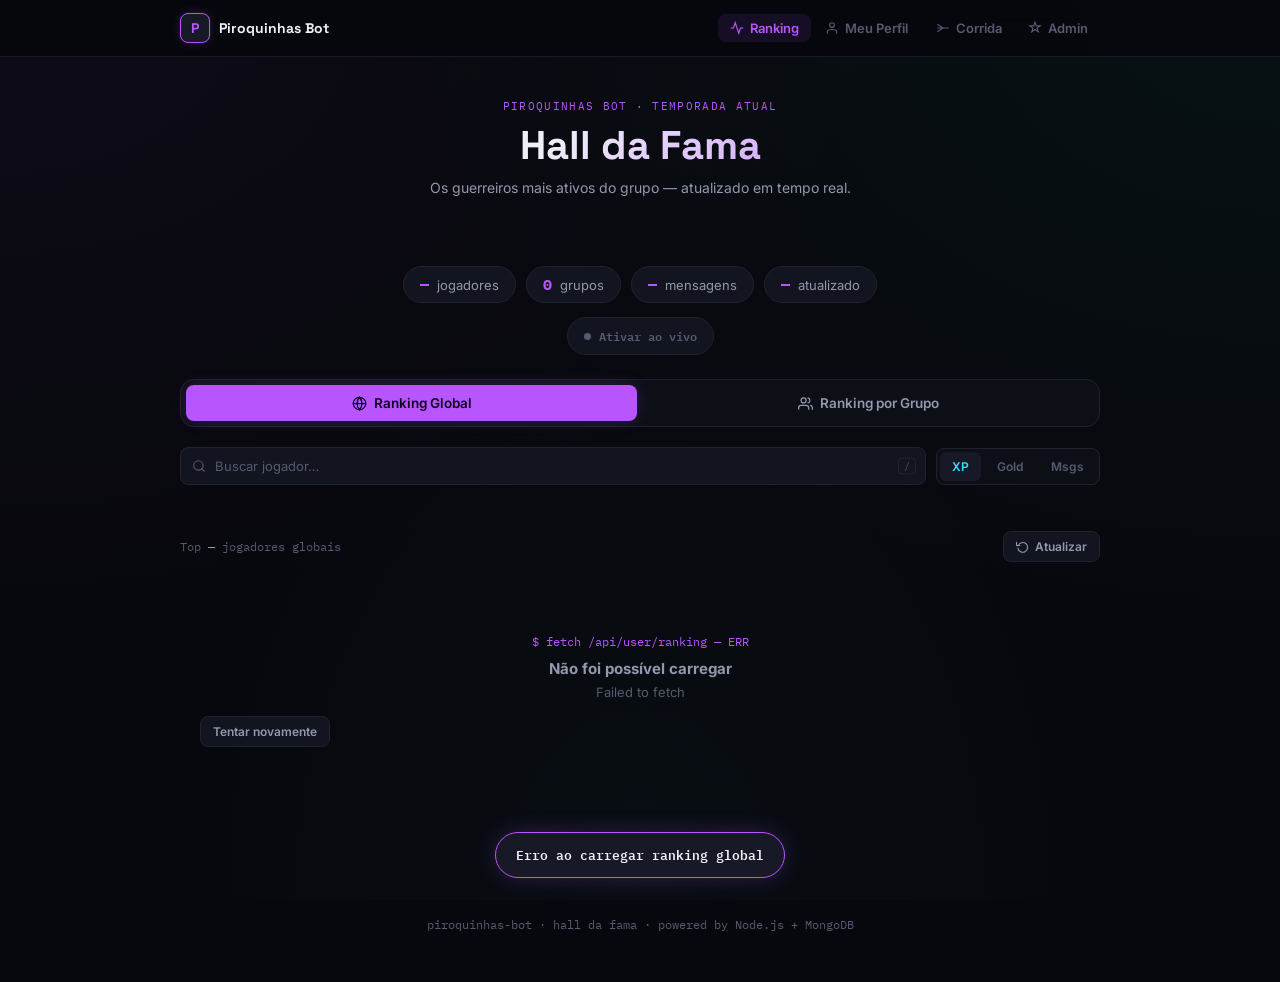
<file: index.html>
<!DOCTYPE html>
<html lang="pt-BR">
<head>
  <meta charset="UTF-8" />
  <meta name="viewport" content="width=device-width, initial-scale=1.0" />
  <title>Ranking — Piroquinhas Bot</title>
  <link rel="preconnect" href="https://fonts.googleapis.com" />
  <link rel="preconnect" href="https://fonts.gstatic.com" crossorigin />
  <link href="https://fonts.googleapis.com/css2?family=Space+Grotesk:wght@500;600;700&family=Inter:wght@400;500;600&family=IBM+Plex+Mono:wght@500;600&display=swap" rel="stylesheet" />
  <link rel="stylesheet" href="index.css" />
</head>
<body>

<!-- ══════════ NAV ══════════ -->
<nav class="top-nav">
  <div class="nav-inner">
    <a href="index.html" class="nav-brand">
      <div class="nav-brand-mark">P</div>
      <span class="nav-brand-name">Piroquinhas Bot</span>
    </a>
    <ul class="nav-links">
      <li>
        <a href="index.html" class="active">
          <svg viewBox="0 0 24 24" fill="none" stroke="currentColor" stroke-width="2" stroke-linecap="round"><polyline points="22 12 18 12 15 21 9 3 6 12 2 12"/></svg>
          <span>Ranking</span>
        </a>
      </li>
      <li>
        <a href="perfil.html">
          <svg viewBox="0 0 24 24" fill="none" stroke="currentColor" stroke-width="2" stroke-linecap="round"><path d="M20 21v-2a4 4 0 0 0-4-4H8a4 4 0 0 0-4 4v2"/><circle cx="12" cy="7" r="4"/></svg>
          <span>Meu Perfil</span>
        </a>
      </li>
      <li>
        <a href="cassino.html" id="nav-cassino" style="display:none">
          <svg viewBox="0 0 24 24" fill="none" stroke="currentColor" stroke-width="2" stroke-linecap="round"><rect x="2" y="3" width="20" height="14" rx="2"/><path d="M8 21h8M12 17v4"/></svg>
          <span>Cassino</span>
        </a>
      </li>
      <li>
        <a href="corrida.html">
          <svg viewBox="0 0 24 24" fill="none" stroke="currentColor" stroke-width="2" stroke-linecap="round"><path d="M3 12h18M3 6l9 6-9 6"/></svg>
          <span>Corrida</span>
        </a>
      </li>
      <li>
        <a href="admin.html">
          <svg viewBox="0 0 24 24" fill="none" stroke="currentColor" stroke-width="2" stroke-linecap="round"><path d="M12 2l2.09 6.26H21l-5.47 3.97 2.09 6.26L12 14.52l-5.62 3.97 2.09-6.26L3 8.26h6.91z"/></svg>
          <span>Admin</span>
        </a>
      </li>
      
    </ul>
  </div>
</nav>

<!-- barra fina que enche durante o ciclo de atualização automática (modo "ao vivo") -->
<div class="live-progress-track" aria-hidden="true"><div class="live-progress" id="live-progress"></div></div>

<!-- ══════════ HERO ══════════ -->
<section class="hero">
  <p class="hero-eyebrow">Piroquinhas Bot · Temporada Atual</p>
  <h1 class="hero-title">Hall da Fama</h1>
  <p class="hero-sub">Os guerreiros mais ativos do grupo — atualizado em tempo real.</p>

  <!-- traço de pulso: assinatura visual da página, reforça a ideia de "vivo" -->
  <div class="pulse-line" aria-hidden="true">
    <svg viewBox="0 0 600 60" preserveAspectRatio="none">
      <path d="M0,30 L140,30 L155,8 L170,52 L185,30 L600,30" />
    </svg>
  </div>

  <div class="hero-stats">
    <div class="stat-pill"><strong id="stat-total">—</strong><span>jogadores</span></div>
    <div class="stat-pill"><strong id="stat-groups">—</strong><span>grupos</span></div>
    <div class="stat-pill"><strong id="stat-msgs">—</strong><span>mensagens</span></div>
    <div class="stat-pill"><strong id="stat-updated">—</strong><span>atualizado</span></div>
  </div>

  <a href="cassino.html" class="cassino-card" id="cassino-card" style="display:none">
    <span class="cassino-card-icon">🎰</span>
    <div class="cassino-card-text">
      <strong>Cassino</strong>
      <span>Aposte seu gold nos slots</span>
    </div>
    <span class="cassino-card-arrow">›</span>
  </a>

  <button class="live-badge" id="live-badge" type="button" title="Ativar atualização automática a cada 30s">
    <span class="live-dot"></span>
    <span id="live-label">Ativar ao vivo</span>
  </button>
</section>

<!-- ══════════ TABS ══════════ -->
<div class="tabs-wrap">
  <div class="tabs-row">
    <button class="tab-btn active" data-tab="global">
      <svg viewBox="0 0 24 24" fill="none" stroke="currentColor" stroke-width="2" stroke-linecap="round"><circle cx="12" cy="12" r="10"/><line x1="2" y1="12" x2="22" y2="12"/><path d="M12 2a15.3 15.3 0 0 1 4 10 15.3 15.3 0 0 1-4 10 15.3 15.3 0 0 1-4-10 15.3 15.3 0 0 1 4-10z"/></svg>
      Ranking Global
      <span class="tab-count" id="tab-count-global"></span>
    </button>
    <button class="tab-btn" data-tab="grupo">
      <svg viewBox="0 0 24 24" fill="none" stroke="currentColor" stroke-width="2" stroke-linecap="round"><path d="M17 21v-2a4 4 0 0 0-4-4H5a4 4 0 0 0-4 4v2"/><circle cx="9" cy="7" r="4"/><path d="M23 21v-2a4 4 0 0 0-3-3.87"/><path d="M16 3.13a4 4 0 0 1 0 7.75"/></svg>
      Ranking por Grupo
      <span class="tab-count" id="tab-count-grupo"></span>
    </button>
  </div>
</div>

<!-- ══════════ MAIN ══════════ -->
<main>

  <!-- ── GLOBAL ── -->
  <div class="tab-panel active" id="tab-global">

    <div class="controls-bar">
      <div class="search-wrap">
        <svg viewBox="0 0 24 24" fill="none" stroke="currentColor" stroke-width="2" stroke-linecap="round"><circle cx="11" cy="11" r="8"/><line x1="21" y1="21" x2="16.65" y2="16.65"/></svg>
        <input type="text" id="search-global" placeholder="Buscar jogador…" autocomplete="off" />
        <kbd>/</kbd>
      </div>
      <div class="sort-group" role="group" aria-label="Ordenar por">
        <button class="sort-chip active" data-tab="global" data-sort="xp">XP</button>
        <button class="sort-chip" data-tab="global" data-sort="gold">Gold</button>
        <button class="sort-chip" data-tab="global" data-sort="mensagens">Msgs</button>
      </div>
    </div>

    <div class="podium" id="podium-global"></div>
    <div class="ranking-meta">
      <p class="ranking-meta-label" id="meta-label-global">Top <strong id="global-count">—</strong> jogadores globais</p>
      <button class="refresh-btn" id="refresh-global">
        <svg viewBox="0 0 24 24" fill="none" stroke="currentColor" stroke-width="2" stroke-linecap="round"><polyline points="1 4 1 10 7 10"/><path d="M3.51 15a9 9 0 1 0 .49-4.59"/></svg>
        Atualizar
      </button>
    </div>
    <div class="ranking-list" id="list-global">
      <div class="skeleton-row"><div class="skeleton" style="width:28px;height:18px"></div><div class="skeleton" style="width:40px;height:40px;border-radius:50%"></div><div style="flex:1"><div class="skeleton" style="width:60%;height:14px;margin-bottom:5px"></div><div class="skeleton" style="width:40%;height:11px"></div></div><div class="skeleton" style="width:60px;height:18px"></div></div>
      <div class="skeleton-row"><div class="skeleton" style="width:28px;height:18px"></div><div class="skeleton" style="width:40px;height:40px;border-radius:50%"></div><div style="flex:1"><div class="skeleton" style="width:50%;height:14px;margin-bottom:5px"></div><div class="skeleton" style="width:35%;height:11px"></div></div><div class="skeleton" style="width:60px;height:18px"></div></div>
      <div class="skeleton-row"><div class="skeleton" style="width:28px;height:18px"></div><div class="skeleton" style="width:40px;height:40px;border-radius:50%"></div><div style="flex:1"><div class="skeleton" style="width:55%;height:14px;margin-bottom:5px"></div><div class="skeleton" style="width:30%;height:11px"></div></div><div class="skeleton" style="width:60px;height:18px"></div></div>
      <div class="skeleton-row"><div class="skeleton" style="width:28px;height:18px"></div><div class="skeleton" style="width:40px;height:40px;border-radius:50%"></div><div style="flex:1"><div class="skeleton" style="width:45%;height:14px;margin-bottom:5px"></div><div class="skeleton" style="width:38%;height:11px"></div></div><div class="skeleton" style="width:60px;height:18px"></div></div>
      <div class="skeleton-row"><div class="skeleton" style="width:28px;height:18px"></div><div class="skeleton" style="width:40px;height:40px;border-radius:50%"></div><div style="flex:1"><div class="skeleton" style="width:65%;height:14px;margin-bottom:5px"></div><div class="skeleton" style="width:42%;height:11px"></div></div><div class="skeleton" style="width:60px;height:18px"></div></div>
    </div>
  </div>

  <!-- ── POR GRUPO ── -->
  <div class="tab-panel" id="tab-grupo">
    <div class="group-filter">
      <label for="grupo-select">Grupo:</label>
      <div class="group-select-wrap">
        <select id="grupo-select">
          <option value="">Carregando grupos…</option>
        </select>
      </div>
    </div>

    <div class="group-meta" id="group-meta"></div>

    <div class="controls-bar">
      <div class="search-wrap">
        <svg viewBox="0 0 24 24" fill="none" stroke="currentColor" stroke-width="2" stroke-linecap="round"><circle cx="11" cy="11" r="8"/><line x1="21" y1="21" x2="16.65" y2="16.65"/></svg>
        <input type="text" id="search-grupo" placeholder="Buscar jogador…" autocomplete="off" />
        <kbd>/</kbd>
      </div>
      <div class="sort-group" role="group" aria-label="Ordenar por">
        <button class="sort-chip active" data-tab="grupo" data-sort="xp">XP</button>
        <button class="sort-chip" data-tab="grupo" data-sort="gold">Gold</button>
        <button class="sort-chip" data-tab="grupo" data-sort="mensagens">Msgs</button>
      </div>
    </div>

    <div class="podium" id="podium-grupo"></div>
    <div class="ranking-meta">
      <p class="ranking-meta-label" id="meta-label-grupo">Top <strong id="grupo-count">—</strong> do grupo</p>
      <button class="refresh-btn" id="refresh-grupo">
        <svg viewBox="0 0 24 24" fill="none" stroke="currentColor" stroke-width="2" stroke-linecap="round"><polyline points="1 4 1 10 7 10"/><path d="M3.51 15a9 9 0 1 0 .49-4.59"/></svg>
        Atualizar
      </button>
    </div>
    <div class="ranking-list" id="list-grupo">
      <div class="state-box">
        <span class="glyph">$ select group --filter ranking</span>
        <h4>Selecione um grupo acima</h4>
        <p>O ranking do grupo vai aparecer aqui.</p>
      </div>
    </div>
  </div>

</main>

<!-- ══════════ MODAL DO USUÁRIO ══════════ -->
<div class="modal-overlay" id="modal-overlay" role="dialog" aria-modal="true">
  <div class="modal-card" id="modal-card">
    <button class="modal-close" id="modal-close" title="Fechar">✕</button>

    <div class="modal-header">
      <div class="modal-avatar" id="modal-avatar"></div>
      <div class="modal-user-info">
  <div class="modal-name" id="modal-name">—</div>
  <div class="modal-rank-badge" id="modal-rank-badge">— 🏆</div>
  <div class="modal-telefone" id="modal-telefone"></div>
</div>
    </div>

    <div class="modal-stats">
  <div class="modal-stat">
    <span class="modal-stat-label">Nível</span>
    <span class="modal-stat-val" id="modal-level">—</span>
  </div>
  <div class="modal-stat">
    <span class="modal-stat-label">XP Total</span>
    <span class="modal-stat-val purple" id="modal-xp">—</span>
  </div>
  <div class="modal-stat">
    <span class="modal-stat-label">Mensagens</span>
    <span class="modal-stat-val" id="modal-msgs">—</span>
  </div>
  <div class="modal-stat">
    <span class="modal-stat-label">Gold</span>
    <span class="modal-stat-val gold" id="modal-gold">—</span>
  </div>
  <div class="modal-stat">
    <span class="modal-stat-label">Ranking</span>
    <span class="modal-stat-val mint" id="modal-pos">—</span>
  </div>
  <div class="modal-stat">
    <span class="modal-stat-label">Grupos</span>
    <span class="modal-stat-val" id="modal-grupos-count">—</span>
  </div>
</div>
    <div class="modal-xp-label">
      <span id="modal-xp-pct">XP para o próximo nível</span>
      <span id="modal-xp-next"></span>
    </div>
    <div class="modal-xp-bar-outer">
      <div class="modal-xp-bar-inner" id="modal-xp-bar" style="width:0%"></div>
    </div>

    <div class="modal-grupos" id="modal-grupos" style="display:none">
      <div class="modal-grupos-title">Grupos</div>
      <div class="modal-grupos-list" id="modal-grupos-list"></div>
    </div>

    <div class="modal-actions">
      <a href="perfil.html" class="modal-btn modal-btn-primary" id="modal-perfil-link">
        <svg width="14" height="14" viewBox="0 0 24 24" fill="none" stroke="currentColor" stroke-width="2" stroke-linecap="round"><path d="M20 21v-2a4 4 0 0 0-4-4H8a4 4 0 0 0-4 4v2"/><circle cx="12" cy="7" r="4"/></svg>
        Ver Perfil
      </a>
      <button class="modal-btn modal-btn-secondary" id="modal-copy-btn" title="Copiar ID do usuário">
        <svg width="14" height="14" viewBox="0 0 24 24" fill="none" stroke="currentColor" stroke-width="2" stroke-linecap="round"><rect x="9" y="9" width="13" height="13" rx="2"/><path d="M5 15H4a2 2 0 0 1-2-2V4a2 2 0 0 1 2-2h9a2 2 0 0 1 2 2v1"/></svg>
        Copiar ID
      </button>
      <button class="modal-btn modal-btn-secondary" id="modal-close-btn">Fechar</button>
    </div>
  </div>
</div>

<div id="toast"></div>

<footer>piroquinhas-bot · hall da fama · powered by Node.js + MongoDB</footer>

<!-- ══════════ JS ══════════ -->
<script>
  const API = window.location.hostname === 'localhost' || window.location.hostname === '127.0.0.1'
    ? 'http://localhost:3000/api'
    : 'https://whatsappbot2-130c.onrender.com/api';

  (function checkTokenAutoLogin() {
    const params = new URLSearchParams(window.location.search);
    const token = params.get('token');
    if (token) {
      fetch(`${API}/auth/token`, {
        method: 'POST',
        headers: { 'Content-Type': 'application/json' },
        body: JSON.stringify({ token }),
      })
        .then(res => res.json())
        .then(data => {
          if (data.jwt) {
            localStorage.setItem('jwt', data.jwt);
            sessionStorage.setItem('piro_jwt', data.jwt);
            const cleanUrl = window.location.origin + window.location.pathname;
            window.history.replaceState({}, document.title, cleanUrl);
            window.location.reload();
          }
        })
        .catch(err => console.error('Erro no auto-login:', err));
    }
  })();

  /* ══════════════════════════════════
     UTILS
  ══════════════════════════════════ */
  let toastTimer;
  function showToast(msg) {
    const t = document.getElementById('toast');
    if (!t) return;
    t.textContent = msg;
    t.classList.add('show');
    clearTimeout(toastTimer);
    toastTimer = setTimeout(() => t.classList.remove('show'), 2500);
  }

  function fmtXP(n) {
    if (n == null) return '—';
    if (n >= 1_000_000) return (n / 1_000_000).toFixed(1) + 'M';
    if (n >= 1_000)     return (n / 1_000).toFixed(1) + 'k';
    return String(n);
  }

  function fmtNum(n) {
    return n != null ? n.toLocaleString('pt-BR') : '—';
  }

  // Formata o valor de acordo com o critério de ordenação ativo (xp / gold / mensagens)
  function fmtMetric(u, field) {
    const val = u?.[field] ?? 0;
    if (field === 'gold')      return fmtNum(val) + ' 💰';
    if (field === 'mensagens') return fmtNum(val) + ' msgs';
    return fmtXP(val) + ' XP';
  }

  function initials(nome) {
    if (!nome || typeof nome !== 'string') return '?';
    const clean = nome.trim().replace(/[^\w\s]/gu, '').trim();
    if (!clean) return nome.slice(0, 2).toUpperCase();
    const parts = clean.split(/\s+/);
    return parts.length >= 2
      ? (parts[0][0] + parts[parts.length - 1][0]).toUpperCase()
      : clean.slice(0, 2).toUpperCase();
  }

  function timeAgo(date) {
    if (!date) return 'agora';
    const diff = Math.floor((Date.now() - new Date(date)) / 1000);
    if (diff < 60)    return 'agora';
    if (diff < 3600)  return `${Math.floor(diff / 60)}min atrás`;
    if (diff < 86400) return `${Math.floor(diff / 3600)}h atrás`;
    return `${Math.floor(diff / 86400)}d atrás`;
  }

  function escapeHtml(str) {
    return String(str).replace(/[&<>"']/g, c => ({
      '&': '&amp;', '<': '&lt;', '>': '&gt;', '"': '&quot;', "'": '&#39;',
    }[c]));
  }

  // remove acentos para busca tolerante ("joao" encontra "João")
  function normalize(str) {
    return String(str).toLowerCase().normalize('NFD').replace(/[\u0300-\u036f]/g, '');
  }

  // destaca o trecho buscado dentro do nome
  function highlightMatch(nome, rawQuery) {
    const safeName = escapeHtml(nome);
    if (!rawQuery) return safeName;
    const idx = nome.toLowerCase().indexOf(rawQuery.toLowerCase());
    if (idx === -1) return safeName;
    return escapeHtml(nome.slice(0, idx)) +
           '<mark>' + escapeHtml(nome.slice(idx, idx + rawQuery.length)) + '</mark>' +
           escapeHtml(nome.slice(idx + rawQuery.length));
  }

  // Replica a fórmula de nível do bot: level = floor((xp/100)^(1/1.5)) + 1
  function computeLevelProgress(xp) {
    const x = xp ?? 0;
    const level = Math.max(1, Math.floor(Math.pow(x / 100, 1 / 1.5)) + 1);
    const xpParaProximo = Math.ceil(100 * Math.pow(level, 1.5));
    const xpInicioNivel = Math.ceil(100 * Math.pow(Math.max(0, level - 1), 1.5));
    const xpNoNivel = xpParaProximo - xpInicioNivel;
    const pct = xpNoNivel > 0
      ? Math.min(100, Math.max(0, Math.floor(((x - xpInicioNivel) / xpNoNivel) * 100)))
      : 100;
    return { level, xpParaProximo, xpInicioNivel, pct };
  }

  // anima um número subindo até o valor alvo — blindado contra elemento ausente
  function countUp(el, target, duration = 800) {
    if (!el) return;
    if (target == null || isNaN(target)) { el.textContent = '—'; return; }
    const start = Number(el.dataset.raw) || 0;
    const t0 = performance.now();
    function tick(now) {
      const p = Math.min(1, (now - t0) / duration);
      const eased = 1 - Math.pow(1 - p, 3);
      const val = Math.round(start + (target - start) * eased);
      el.textContent = fmtNum(val);
      el.dataset.raw = val;
      if (p < 1) requestAnimationFrame(tick);
    }
    requestAnimationFrame(tick);
  }

  // pega elemento por id com segurança — usado em todo lugar sensível
  function $(id) { return document.getElementById(id); }

  /* ══════════════════════════════════
     ESTADO
  ══════════════════════════════════ */
  const state = {
    global: { raw: [], sort: 'xp', query: '', total: 0 },
    grupo:  { raw: [], sort: 'xp', query: '', total: 0 },
  };
  let gruposCache = [];
  let currentModalUser = null;
  let lastUpdateTime = null;

  // travas para impedir requisições concorrentes (clique duplo no "Atualizar")
  let globalLoading = false;
  let grupoLoading = false;

  /* ── Tabs ── */
  document.querySelectorAll('.tab-btn').forEach(btn => {
    btn.addEventListener('click', () => {
      document.querySelectorAll('.tab-btn').forEach(b => b.classList.remove('active'));
      document.querySelectorAll('.tab-panel').forEach(p => p.classList.remove('active'));
      btn.classList.add('active');
      $('tab-' + btn.dataset.tab)?.classList.add('active');
    });
  });

  /* ══════════════════════════════════
     MODAL
  ══════════════════════════════════ */
  const modalOverlay = $('modal-overlay');

  function openModal(user, pos) {
    if (!user) return;
    currentModalUser = user;
    const nome = user.nome || 'Anônimo';
    if ($('modal-avatar'))      $('modal-avatar').textContent = initials(nome);
    if ($('modal-name'))        $('modal-name').textContent   = nome;
    if ($('modal-rank-badge'))  $('modal-rank-badge').textContent = `#${pos} no ranking`;

    const prog = computeLevelProgress(user.xp);

    if ($('modal-level')) $('modal-level').textContent = user.level ?? prog.level;
    if ($('modal-xp'))    $('modal-xp').textContent    = fmtXP(user.xp ?? 0);
    if ($('modal-msgs'))  $('modal-msgs').textContent  = fmtNum(user.mensagens ?? 0);
    if ($('modal-gold'))  $('modal-gold').textContent  = fmtNum(user.gold ?? 0);
    if ($('modal-pos'))   $('modal-pos').textContent   = `#${pos}`;

    const idRaw = user.idWhatsApp || '';
    const telEl = $('modal-telefone');
    if (telEl) {
      if (idRaw.endsWith('@lid')) {
        telEl.textContent = 'Carregando...';
      } else {
        const telefoneExibir = idRaw.replace('@s.whatsapp.net', '').replace(/\D/g, '');
        telEl.textContent = telefoneExibir ? `+${telefoneExibir}` : '';
      }
    }

    if ($('modal-grupos-count')) $('modal-grupos-count').textContent = '…';

    if ($('modal-xp-pct'))  $('modal-xp-pct').textContent  = `${prog.pct}% para nível ${prog.level + 1}`;
    if ($('modal-xp-next')) $('modal-xp-next').textContent = `${fmtXP(prog.xpParaProximo)} XP`;

    const bar = $('modal-xp-bar');
    if (bar) {
      bar.style.width = '0%';
      requestAnimationFrame(() => setTimeout(() => { bar.style.width = prog.pct + '%'; }, 80));
    }

    modalOverlay?.classList.add('open');
    document.body.style.overflow = 'hidden';

    const gruposEl    = $('modal-grupos');
    const gruposListEl = $('modal-grupos-list');
    if (gruposEl && gruposListEl && user.idWhatsApp) {
      gruposEl.style.display = 'none';
      gruposListEl.innerHTML = '';
      const jwt = sessionStorage.getItem('piro_jwt') || localStorage.getItem('jwt');

      // Resolve telefone de @lid independente do JWT
      if (telEl && idRaw.endsWith('@lid')) {
        telEl.textContent = 'Carregando...';
        fetch(`${API}/user/telefone/${encodeURIComponent(idRaw)}`)
          .then(r => r.json())
          .then(d => { if (d.telefone) telEl.textContent = `+${d.telefone}`; })
          .catch(() => { telEl.textContent = ''; });
      }

      if (!jwt) {
        if ($('modal-grupos-count')) $('modal-grupos-count').textContent = '—';
        return;
      }
      fetch(`${API}/user/grupos/${encodeURIComponent(user.idWhatsApp)}`, {
        headers: { 'Authorization': `Bearer ${jwt}` }
      })
        .then(r => r.json())
        .then(data => {
          if (!data.grupos?.length) {
            if ($('modal-grupos-count')) $('modal-grupos-count').textContent = '0';
            return;
          }
          gruposEl.style.display = 'block';
          if ($('modal-grupos-count')) $('modal-grupos-count').textContent = data.grupos.length;

          gruposListEl.innerHTML = data.grupos.map(g => `
            <div class="modal-grupo-item">
              <span class="modal-grupo-nome">${escapeHtml(g.nome)}</span>
              <span class="modal-grupo-gold">${fmtNum(g.gold)} 💰</span>
            </div>
          `).join('');
        })
        .catch(() => {
          if ($('modal-grupos-count')) $('modal-grupos-count').textContent = '—';
        });
    }
  }

  function closeModal() {
    modalOverlay?.classList.remove('open');
    document.body.style.overflow = '';
  }

  $('modal-close')?.addEventListener('click', closeModal);
  $('modal-close-btn')?.addEventListener('click', closeModal);
  modalOverlay?.addEventListener('click', e => { if (e.target === modalOverlay) closeModal(); });
  document.addEventListener('keydown', e => { if (e.key === 'Escape' && modalOverlay?.classList.contains('open')) closeModal(); });

  $('modal-copy-btn')?.addEventListener('click', async () => {
    if (!currentModalUser) return;
    const u = currentModalUser;
    const idRaw = u.idWhatsApp || '';
    const telefone = idRaw.replace('@s.whatsapp.net', '').replace('@lid', '');
    const copiavel = idRaw.includes('@lid') ? idRaw : telefone;
    try {
      await navigator.clipboard.writeText(copiavel);
      showToast('ID copiado: ' + copiavel);
    } catch {
      showToast('Não foi possível copiar.');
    }
  });

  /* ══════════════════════════════════
     PÓDIO
  ══════════════════════════════════ */
  function renderPodium(top3, containerId, metricField) {
    const container = $(containerId);
    if (!container) return;
    if (!top3 || top3.length === 0) { container.innerHTML = ''; return; }

    const medals  = ['🥇', '🥈', '🥉'];
    const classes = ['first', 'second', 'third'];

    container.innerHTML = top3.map((u, i) => `
      <div class="podium-slot ${classes[i]}" data-pos="${i + 1}" tabindex="0" role="button" aria-label="Ver perfil de ${escapeHtml(u.nome || 'Anônimo')}">
        <div class="podium-avatar">
          <div class="podium-avatar-inner">${initials(u.nome)}</div>
          <span class="podium-medal">${medals[i]}</span>
        </div>
        <div class="podium-name">${escapeHtml(u.nome || 'Anônimo')}</div>
        <div class="podium-xp">${fmtMetric(u, metricField)}</div>
        <div class="podium-bar">${i + 1}º</div>
      </div>
    `).join('');

    container.querySelectorAll('.podium-slot').forEach((el, i) => {
      const pos = top3[i].posicao ?? (i + 1);
      el.addEventListener('click', () => openModal(top3[i], pos));
      el.addEventListener('keydown', e => { if (e.key === 'Enter' || e.key === ' ') openModal(top3[i], pos); });
    });
  }

  /* ══════════════════════════════════
     LISTA — modo normal (posições 4+)
  ══════════════════════════════════ */
  function renderList(ranking, listId, metricField, maxValue) {
    const list = $(listId);
    if (!list) return;
    if (!ranking || ranking.length === 0) {
      list.innerHTML = `<div class="state-box">
        <span class="glyph">$ query ranking — 0 results</span>
        <h4>Nenhum resultado</h4>
        <p>Ainda não há dados suficientes.</p>
      </div>`;
      return;
    }

    const max = maxValue || ranking[0]?.[metricField] || 1;
    const items = ranking.slice(3);

    if (items.length === 0) { list.innerHTML = ''; return; }

    list.innerHTML = items.map((u, i) => {
      const pos      = u.posicao ?? (i + 4);
      const posClass = pos <= 3 ? `top${pos}` : '';
      const pct      = Math.max(4, Math.floor(((u[metricField] ?? 0) / max) * 100));
      const nome     = u.nome || 'Anônimo';

      return `
        <div class="rank-row ${posClass}"
             style="animation-delay:${Math.min(i, 20) * 20}ms"
             data-index="${i}"
             tabindex="0"
             role="button"
             aria-label="Ver detalhes de ${escapeHtml(nome)}, posição ${pos}">
          <span class="rank-pos">${pos}</span>
          <div class="rank-avatar">${initials(nome)}</div>
          <div class="rank-info">
            <div class="rank-name">${escapeHtml(nome)}</div>
            <div class="rank-sub">${fmtNum(u.mensagens)} msgs</div>
            <div class="rank-bar-wrap">
              <div class="rank-bar" style="width:${pct}%"></div>
            </div>
          </div>
          <div class="rank-right">
            <div class="rank-xp">${fmtMetric(u, metricField)}</div>
            <div class="rank-level">Nível ${u.level ?? '—'}</div>
          </div>
          <span class="rank-arrow">›</span>
        </div>`;
    }).join('');

    list.querySelectorAll('.rank-row').forEach((el, i) => {
      const user = items[i];
      const pos  = user.posicao ?? (i + 4);
      el.addEventListener('click', () => openModal(user, pos));
      el.addEventListener('keydown', e => { if (e.key === 'Enter' || e.key === ' ') openModal(user, pos); });
    });
  }

  /* ══════════════════════════════════
     LISTA — modo busca (mostra todos os resultados, com a posição real)
  ══════════════════════════════════ */
  function renderSearchList(filtered, listId, metricField, maxValue, rawQuery) {
    const list = $(listId);
    if (!list) return;
    if (!filtered || filtered.length === 0) {
      list.innerHTML = `<div class="state-box">
        <span class="glyph">$ query ranking --name "${escapeHtml(rawQuery)}" — 0 results</span>
        <h4>Ninguém encontrado</h4>
        <p>Tente outro nome ou confira a ortografia.</p>
      </div>`;
      return;
    }

    const max = maxValue || 1;

    list.innerHTML = filtered.map(u => {
      const pos      = u.posicao;
      const posClass = pos <= 3 ? `top${pos}` : '';
      const pct      = Math.max(4, Math.floor(((u[metricField] ?? 0) / max) * 100));
      const nome     = u.nome || 'Anônimo';

      return `
        <div class="rank-row ${posClass}"
             tabindex="0"
             role="button"
             aria-label="Ver detalhes de ${escapeHtml(nome)}, posição ${pos}">
          <span class="rank-pos">${pos}</span>
          <div class="rank-avatar">${initials(nome)}</div>
          <div class="rank-info">
            <div class="rank-name">${highlightMatch(nome, rawQuery)}</div>
            <div class="rank-sub">${fmtNum(u.mensagens)} msgs</div>
            <div class="rank-bar-wrap">
              <div class="rank-bar" style="width:${pct}%"></div>
            </div>
          </div>
          <div class="rank-right">
            <div class="rank-xp">${fmtMetric(u, metricField)}</div>
            <div class="rank-level">Nível ${u.level ?? '—'}</div>
          </div>
          <span class="rank-arrow">›</span>
        </div>`;
    }).join('');

    list.querySelectorAll('.rank-row').forEach((el, i) => {
      const user = filtered[i];
      el.addEventListener('click', () => openModal(user, user.posicao));
      el.addEventListener('keydown', e => { if (e.key === 'Enter' || e.key === ' ') openModal(user, user.posicao); });
    });
  }

  /* ══════════════════════════════════
     RENDER GERAL DE UMA ABA (aplica sort + busca sobre o dado já carregado)
  ══════════════════════════════════ */
  function renderTab(tab) {
    const s = state[tab];
    const sorted = [...s.raw]
      .sort((a, b) => (b[s.sort] ?? 0) - (a[s.sort] ?? 0))
      .map((u, i) => ({ ...u, posicao: i + 1 }));

    const podiumId = 'podium-' + tab;
    const listId   = 'list-' + tab;
    const metaEl   = $('meta-label-' + tab);
    const query    = s.query.trim();

    if (query) {
      const podiumEl = $(podiumId);
      if (podiumEl) podiumEl.innerHTML = '';
      const q = normalize(query);
      const filtered = sorted.filter(u => normalize(u.nome || 'Anônimo').includes(q));
      if (metaEl) metaEl.innerHTML = `<strong>${filtered.length}</strong> resultado(s) para "${escapeHtml(query)}"`;
      renderSearchList(filtered, listId, s.sort, sorted[0]?.[s.sort], query);
    } else {
      const totalLabel = s.total || sorted.length;
      if (metaEl) {
        metaEl.innerHTML = tab === 'global'
          ? `Top <strong>${sorted.length}</strong> de <strong>${totalLabel}</strong> jogadores globais`
          : `Top <strong>${sorted.length}</strong> de <strong>${totalLabel}</strong> do grupo`;
      }
      renderPodium(sorted.slice(0, 3), podiumId, s.sort);
      renderList(sorted, listId, s.sort, sorted[0]?.[s.sort]);
    }
  }

  /* ── Controles: busca e ordenação ── */
  ['global', 'grupo'].forEach(tab => {
    const input = $('search-' + tab);
    if (!input) return;
    input.addEventListener('input', () => {
      state[tab].query = input.value;
      renderTab(tab);
    });
    input.addEventListener('keydown', e => {
      if (e.key === 'Escape') {
        input.value = '';
        state[tab].query = '';
        renderTab(tab);
        input.blur();
      }
    });
  });

  document.querySelectorAll('.sort-chip').forEach(btn => {
    btn.addEventListener('click', () => {
      const tab  = btn.dataset.tab;
      const sort = btn.dataset.sort;
      state[tab].sort = sort;
      document.querySelectorAll(`.sort-chip[data-tab="${tab}"]`).forEach(b => b.classList.toggle('active', b === btn));
      renderTab(tab);
    });
  });

  // atalho "/" foca a busca da aba ativa
  document.addEventListener('keydown', e => {
    if (e.key === '/' && !['INPUT', 'TEXTAREA'].includes(document.activeElement?.tagName)) {
      e.preventDefault();
      const activePanel = document.querySelector('.tab-panel.active');
      if (!activePanel) return;
      const activeTab = activePanel.id.replace('tab-', '');
      $('search-' + activeTab)?.focus();
    }
  });

  /* ══════════════════════════════════
     FETCH — RANKING GLOBAL
  ══════════════════════════════════ */
  async function loadGlobalRanking(silent) {
    if (globalLoading) return; // evita corrida de cliques duplos
    globalLoading = true;

    const btn = $('refresh-global');
    btn?.classList.add('spinning');

    try {
      const res = await fetch(`${API}/user/ranking`);

      // a API pode responder com corpo não-JSON em cold start/erro do Render
      let data;
      try {
        data = await res.json();
      } catch {
        throw new Error('Resposta inválida do servidor (provavelmente acordando — tente de novo em alguns segundos).');
      }

      if (!res.ok) throw new Error(data?.error || `Erro na API (${res.status})`);

      const { ranking, total, totalMensagens, atualizadoEm } = data;
      state.global.raw = Array.isArray(ranking) ? ranking : [];
      state.global.total = total ?? state.global.raw.length;

      countUp($('stat-total'), total ?? 0);
      countUp($('stat-msgs'), totalMensagens ?? 0);
      if ($('tab-count-global')) $('tab-count-global').textContent = fmtNum(total ?? 0);

      lastUpdateTime = atualizadoEm ? new Date(atualizadoEm) : new Date();
      if ($('stat-updated')) $('stat-updated').textContent = timeAgo(lastUpdateTime);

      renderTab('global');
      if (silent) showToast('Ranking global atualizado');

    } catch (err) {
      console.error(err);
      const list = $('list-global');
      if (list) {
        list.innerHTML = `
          <div class="state-box">
            <span class="glyph">$ fetch /api/user/ranking — ERR</span>
            <h4>Não foi possível carregar</h4>
            <p>${escapeHtml(err.message)}</p>
            <button class="refresh-btn retry-btn" id="retry-global-btn">Tentar novamente</button>
          </div>`;
        $('retry-global-btn')?.addEventListener('click', () => loadGlobalRanking());
      }
      showToast('Erro ao carregar ranking global');
    } finally {
      btn?.classList.remove('spinning');
      globalLoading = false;
    }
  }

  /* ══════════════════════════════════
     FETCH — GRUPOS
  ══════════════════════════════════ */
  async function loadGrupos() {
    const sel = $('grupo-select');
    try {
      const res  = await fetch(`${API}/grupos`);
      const data = await res.json();

      if (!sel) return;

      if (!res.ok || !data.grupos?.length) {
        sel.innerHTML = '<option value="">Nenhum grupo disponível</option>';
        countUp($('stat-groups'), 0);
        return;
      }

      gruposCache = data.grupos;
      sel.innerHTML = '<option value="">Selecione um grupo…</option>' +
        gruposCache.map(g => `<option value="${escapeHtml(g.jid)}">${escapeHtml(g.nome || g.jid)}</option>`).join('');

      countUp($('stat-groups'), gruposCache.length);

    } catch {
      if (sel) sel.innerHTML = '<option value="">Não foi possível carregar grupos</option>';
      countUp($('stat-groups'), 0);
    }
  }

  /* ══════════════════════════════════
     FETCH — RANKING POR GRUPO
  ══════════════════════════════════ */
  async function loadGrupoRanking(jid, silent) {
    if (!jid || grupoLoading) return;
    grupoLoading = true;

    const btn  = $('refresh-grupo');
    const list = $('list-grupo');
    const pod  = $('podium-grupo');

    btn?.classList.add('spinning');

    if (!silent && list && pod) {
      pod.innerHTML = '';
      list.innerHTML = [1,2,3,4,5].map(() => `
        <div class="skeleton-row">
          <div class="skeleton" style="width:28px;height:18px"></div>
          <div class="skeleton" style="width:40px;height:40px;border-radius:50%"></div>
          <div style="flex:1">
            <div class="skeleton" style="width:55%;height:14px;margin-bottom:5px"></div>
            <div class="skeleton" style="width:35%;height:11px"></div>
          </div>
          <div class="skeleton" style="width:60px;height:18px"></div>
        </div>`).join('');
    }

    try {
      const res = await fetch(`${API}/user/ranking/grupo?jid=${encodeURIComponent(jid)}`);

      let data;
      try {
        data = await res.json();
      } catch {
        throw new Error('Resposta inválida do servidor (provavelmente acordando — tente de novo em alguns segundos).');
      }

      if (!res.ok) throw new Error(data?.error || `Erro na API (${res.status})`);

      const { ranking, total } = data;
      state.grupo.raw = Array.isArray(ranking) ? ranking : [];
      state.grupo.total = total ?? state.grupo.raw.length;

      const info = gruposCache.find(g => g.jid === jid);
      if (info) {
        if ($('tab-count-grupo')) $('tab-count-grupo').textContent = fmtNum(info.membros ?? total ?? 0);
        const meta = $('group-meta');
        if (meta) {
          meta.classList.add('show');
          meta.innerHTML = `
            <span>👥 <strong>${fmtNum(info.membros)}</strong> membros</span>
            <span>⚡ <strong>${fmtXP(info.xpTotal)}</strong> XP total no grupo</span>`;
        }
      }

      renderTab('grupo');
      if (silent) showToast('Ranking do grupo atualizado');

      lastUpdateTime = new Date();
      if ($('stat-updated')) $('stat-updated').textContent = timeAgo(lastUpdateTime);

    } catch (err) {
      if (pod) pod.innerHTML = '';
      if (list) {
        list.innerHTML = `
          <div class="state-box">
            <span class="glyph">$ fetch /api/user/ranking/grupo — ERR</span>
            <h4>Não foi possível carregar</h4>
            <p>${escapeHtml(err.message)}</p>
            <button class="refresh-btn retry-btn" id="retry-grupo-btn">Tentar novamente</button>
          </div>`;
        $('retry-grupo-btn')?.addEventListener('click', () => loadGrupoRanking(jid));
      }
      showToast('Erro ao carregar ranking do grupo');
    } finally {
      btn?.classList.remove('spinning');
      grupoLoading = false;
    }
  }

  /* ══════════════════════════════════
     MODO "AO VIVO" — atualização automática a cada 30s
  ══════════════════════════════════ */
  const LIVE_MS    = 30000;
  const liveBadge  = $('live-badge');
  const liveLabel  = $('live-label');
  const liveBar    = $('live-progress');
  let liveActive   = false;
  let liveTimer    = null;

  async function refreshActiveTab() {
    const activePanel = document.querySelector('.tab-panel.active');
    if (!activePanel) return;
    const activeTab = activePanel.id.replace('tab-', '');
    if (activeTab === 'global') {
      await loadGlobalRanking(true);
    } else {
      const jid = $('grupo-select')?.value;
      if (jid) await loadGrupoRanking(jid, true);
    }
  }

  function cycleLive() {
    if (!liveBar) return;
    liveBar.style.transition = 'none';
    liveBar.style.width = '0%';
    void liveBar.offsetWidth; // força reflow para reiniciar a animação
    liveBar.style.transition = `width ${LIVE_MS}ms linear`;
    liveBar.style.width = '100%';

    liveTimer = setTimeout(async () => {
      if (!liveActive) return;
      await refreshActiveTab();
      if (liveActive) cycleLive();
    }, LIVE_MS);
  }

  function startLive() {
    liveActive = true;
    liveBadge?.classList.add('active');
    if (liveLabel) liveLabel.textContent = 'Ao vivo';
    cycleLive();
  }

  function stopLive() {
    liveActive = false;
    liveBadge?.classList.remove('active');
    if (liveLabel) liveLabel.textContent = 'Ativar ao vivo';
    clearTimeout(liveTimer);
    if (liveBar) {
      liveBar.style.transition = 'none';
      liveBar.style.width = '0%';
    }
  }

  liveBadge?.addEventListener('click', () => liveActive ? stopLive() : startLive());

  // mantém o "atualizado há Xmin" vivo mesmo sem refetch
  setInterval(() => {
    if (lastUpdateTime && $('stat-updated')) $('stat-updated').textContent = timeAgo(lastUpdateTime);
  }, 20000);

  /* ── Eventos ── */
  $('refresh-global')?.addEventListener('click', () => loadGlobalRanking());

  $('refresh-grupo')?.addEventListener('click', () => {
    const jid = $('grupo-select')?.value;
    jid ? loadGrupoRanking(jid) : showToast('Selecione um grupo primeiro');
  });

  $('grupo-select')?.addEventListener('change', e => {
    $('group-meta')?.classList.remove('show');
    if (e.target.value) loadGrupoRanking(e.target.value);
  });

  /* ── Init ── */
  loadGlobalRanking();
  loadGrupos();

  // Mostra nav-cassino e card do cassino se estiver logado
  if (sessionStorage.getItem('piro_jwt')) {
    const navCassino = document.getElementById('nav-cassino');
    const cassinoCard = document.getElementById('cassino-card');
    if (navCassino) navCassino.style.display = 'flex';
    if (cassinoCard) cassinoCard.style.display = 'flex';
  }
</script>
</body>
</html>
</file>
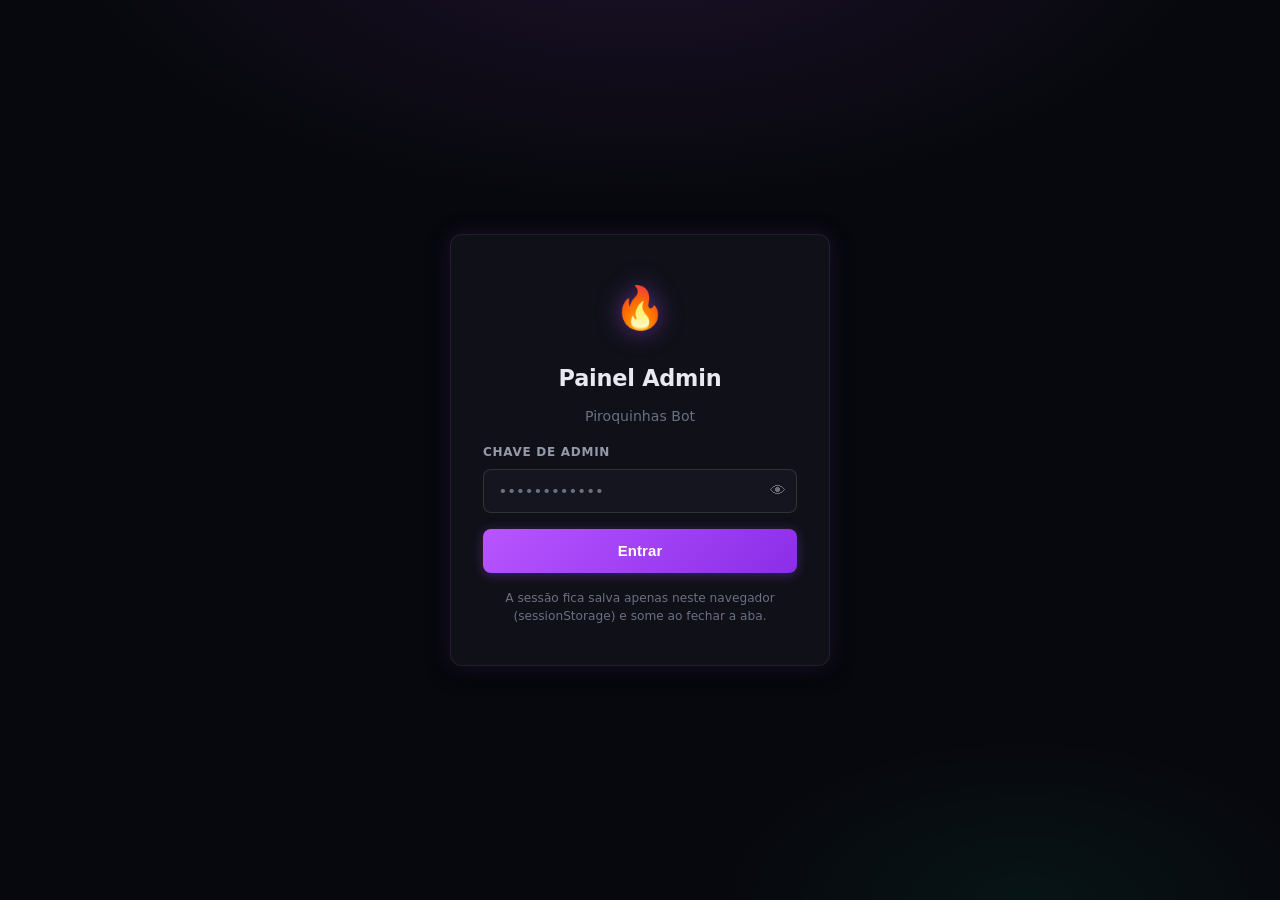
<file: admin.html>
<!DOCTYPE html>
<html lang="pt-BR">
<head>
  <meta charset="UTF-8" />
  <meta name="viewport" content="width=device-width, initial-scale=1.0" />
  <title>Admin — Piroquinhas Bot</title>
  <link rel="stylesheet" href="admin.css" />
  <style>
    /* ======================================================================
       EXTENSÕES — classes novas não cobertas pelo admin.css
       ====================================================================== */

    /* login */
    .field-password-wrap { position: relative; }
    .field-password-wrap input { padding-right: 2.6rem; }
    .btn-eye {
      position: absolute; right: 0.5rem; top: 50%; transform: translateY(-50%);
      background: none; border: none; cursor: pointer; font-size: 1rem;
      color: var(--muted); line-height: 1; padding: 0.2rem;
    }
    .btn-eye:hover { color: var(--text); }
    .login-hint { text-align: center; color: var(--muted); font-size: 0.76rem; line-height: 1.5; }

    /* sidebar extras */
    .sidebar-footer { padding: 0 0.75rem 1rem; display: flex; flex-direction: column; gap: 0.55rem; }
    .sidebar-status { display: flex; align-items: center; gap: 0.4rem; font-size: 0.78rem; color: var(--muted2); }
    .status-dot { width: 7px; height: 7px; border-radius: 50%; background: var(--mint); box-shadow: 0 0 6px var(--mint); flex-shrink: 0; }
    .status-dot.off { background: var(--vermelho); box-shadow: 0 0 6px var(--vermelho); }
    .sidebar-sync { font-size: 0.7rem; color: var(--muted); padding-left: 1.1rem; }
    .autosync-wrap { display: flex; align-items: center; gap: 0.45rem; font-size: 0.75rem; color: var(--muted2); padding: 0.15rem 0; cursor: pointer; user-select: none; }
    .autosync-wrap input { accent-color: var(--roxo); cursor: pointer; }

    /* abas mobile com muitos itens */
    .abas-mobile { overflow-x: auto; -webkit-overflow-scrolling: touch; scrollbar-width: none; }
    .abas-mobile::-webkit-scrollbar { display: none; }
    .abas-mobile .aba { white-space: nowrap; flex: 0 0 auto; padding-left: 0.95rem; padding-right: 0.95rem; }

    /* dashboard */
    .dash-grid { display: grid; grid-template-columns: repeat(auto-fit, minmax(150px, 1fr)); gap: 0.85rem; margin-bottom: 1.75rem; }
    .dash-card { background: var(--surface); border: 1px solid var(--border); border-radius: var(--radius); padding: 1rem 1.1rem; display: flex; flex-direction: column; gap: 0.3rem; }
    .dash-card-valor { font-size: 1.55rem; font-weight: 700; color: var(--text); line-height: 1.1; }
    .dash-card-label { font-size: 0.74rem; color: var(--muted); text-transform: uppercase; letter-spacing: 0.04em; }
    .dash-card.accent .dash-card-valor { color: var(--roxo); }
    .dash-card.mint   .dash-card-valor { color: var(--mint); }
    .dash-card.warn   .dash-card-valor { color: var(--amarelo); }
    .dash-card.danger .dash-card-valor { color: var(--vermelho); }
    .dash-sub-titulo { font-size: 0.92rem; font-weight: 600; color: var(--text); margin: 0.5rem 0 0.75rem; }
    .dash-top-grupo { display: flex; align-items: center; gap: 0.75rem; padding: 0.65rem 0.9rem; background: var(--surface); border: 1px solid var(--border); border-radius: var(--radius-sm); margin-bottom: 0.5rem; }
    .dash-top-pos { width: 22px; height: 22px; border-radius: 50%; background: var(--roxo-dim); color: var(--roxo); font-size: 0.74rem; font-weight: 700; display: flex; align-items: center; justify-content: center; flex-shrink: 0; }
    .dash-top-nome { flex: 1; font-size: 0.88rem; color: var(--text); overflow: hidden; text-overflow: ellipsis; white-space: nowrap; }
    .dash-top-xp { font-size: 0.78rem; color: var(--muted); white-space: nowrap; }
    .dash-vazio { color: var(--muted); font-size: 0.88rem; }

    /* toolbar grupos */
    .grupos-toolbar { display: flex; flex-wrap: wrap; gap: 0.6rem; align-items: center; margin-bottom: 1rem; }
    .grupos-toolbar .busca-input { flex: 1; min-width: 180px; margin-bottom: 0; }
    .sort-select { background: var(--surface); border: 1px solid var(--border); border-radius: var(--radius-sm); color: var(--text); padding: 0.55rem 0.75rem; font-size: 0.85rem; cursor: pointer; outline: none; }
    .sort-select:focus { border-color: var(--roxo); }

    /* ações em massa */
    .bulk-bar { display: flex; flex-wrap: wrap; gap: 0.5rem; margin-bottom: 1.25rem; padding: 0.75rem 0.9rem; background: var(--surface); border: 1px dashed var(--border2); border-radius: var(--radius); align-items: center; }
    .bulk-bar-label { font-size: 0.78rem; color: var(--muted); margin-right: 0.25rem; }
    .bulk-btn { background: var(--surface2); border: 1px solid var(--border2); color: var(--text); border-radius: var(--radius-sm); padding: 0.4rem 0.75rem; font-size: 0.78rem; cursor: pointer; transition: border-color .2s, color .2s; }
    .bulk-btn:hover { border-color: var(--roxo); color: var(--roxo); }
    .bulk-btn:disabled { opacity: .5; cursor: not-allowed; }

    /* grupo-card extras */
    .grupo-nome-linha { display: flex; align-items: center; gap: 0.45rem; }
    .btn-renomear { background: transparent; border: 1px solid var(--border); color: var(--muted); width: 24px; height: 24px; border-radius: 6px; cursor: pointer; font-size: 0.78rem; display: flex; align-items: center; justify-content: center; flex-shrink: 0; transition: border-color .2s, color .2s; }
    .btn-renomear:hover { border-color: var(--roxo); color: var(--roxo); }
    .grupo-meta { font-size: 0.74rem; color: var(--muted2); }
    .hint-icon { display: inline-flex; align-items: center; justify-content: center; width: 18px; height: 18px; border: 1px solid var(--border2); border-radius: 5px; font-size: 0.7rem; margin: 0 0.15rem; vertical-align: middle; }
    .secao-hint { font-size: 0.82rem; color: var(--muted); margin: -0.75rem 0 1.1rem; line-height: 1.5; }
    .btn-copiar-jid { background: none; border: none; color: var(--muted); cursor: pointer; font-size: 0.7rem; padding: 0; margin-left: 0.45rem; text-decoration: underline; }
    .btn-copiar-jid:hover { color: var(--roxo); }

    /* grupo expandido — ranking gold + ações */
    .grupo-card { cursor: default; }
    .grupo-card-body { width: 100%; }
    .btn-ver-gold { background: var(--amar-dim); border: 1px solid rgba(255,208,96,.3); color: var(--amarelo); border-radius: var(--radius-sm); padding: 0.35rem 0.7rem; font-size: 0.76rem; font-weight: 600; cursor: pointer; white-space: nowrap; transition: opacity .2s; margin-top: 0.4rem; }
    .btn-ver-gold:hover { opacity: .8; }
    .gold-painel { margin-top: 0.85rem; border-top: 1px solid var(--border); padding-top: 0.85rem; display: flex; flex-direction: column; gap: 0.65rem; }
    .gold-painel-titulo { font-size: 0.75rem; font-weight: 600; color: var(--muted); text-transform: uppercase; letter-spacing: 0.05em; }
    .gold-rank-lista { display: flex; flex-direction: column; gap: 0.35rem; }
    .gold-rank-item { display: flex; align-items: center; gap: 0.6rem; padding: 0.45rem 0.6rem; background: var(--surface2); border: 1px solid var(--border); border-radius: var(--radius-sm); font-size: 0.82rem; }
    .gold-rank-pos { width: 20px; text-align: center; font-size: 0.72rem; font-weight: 700; color: var(--muted); flex-shrink: 0; }
    .gold-rank-info { flex: 1; min-width: 0; display: flex; flex-direction: column; gap: 0.1rem; }
    .gold-rank-nome { color: var(--text); font-weight: 600; overflow: hidden; text-overflow: ellipsis; white-space: nowrap; }
    .gold-rank-sub { font-size: 0.68rem; color: var(--muted); font-family: 'Courier New', monospace; overflow: hidden; text-overflow: ellipsis; white-space: nowrap; }
    .gold-rank-val { color: var(--amarelo); font-weight: 700; white-space: nowrap; }
    .gold-rank-pos.p1 { color: #FFD700; }
    .gold-rank-pos.p2 { color: #C0C0C0; }
    .gold-rank-pos.p3 { color: #CD7F32; }
    .gold-acoes { display: flex; flex-wrap: wrap; gap: 0.5rem; align-items: flex-end; }
    .gold-acoes .field { flex: 1; min-width: 140px; gap: 0.3rem; }
    .gold-acoes label { font-size: 0.72rem; color: var(--muted); text-transform: uppercase; letter-spacing: 0.04em; }
    .gold-acoes input, .gold-acoes select { min-height: 36px; font-size: 0.82rem; padding: 0.45rem 0.7rem; }
    .btn-gold-dar { background: var(--mint-dim); border: 1px solid rgba(0,255,176,.3); color: var(--mint); border-radius: var(--radius-sm); padding: 0.45rem 0.9rem; font-size: 0.8rem; font-weight: 600; cursor: pointer; white-space: nowrap; min-height: 36px; }
    .btn-gold-dar:hover { opacity: .8; }
    .btn-gold-rem { background: var(--verm-dim); border: 1px solid rgba(255,59,110,.3); color: var(--vermelho); border-radius: var(--radius-sm); padding: 0.45rem 0.9rem; font-size: 0.8rem; font-weight: 600; cursor: pointer; white-space: nowrap; min-height: 36px; }
    .btn-gold-rem:hover { opacity: .8; }
    .btn-gold-reset { background: var(--surface3); border: 1px solid var(--border2); color: var(--muted); border-radius: var(--radius-sm); padding: 0.45rem 0.9rem; font-size: 0.76rem; cursor: pointer; white-space: nowrap; min-height: 36px; }
    .btn-gold-reset:hover { border-color: var(--vermelho); color: var(--vermelho); }
    .gold-loading { color: var(--muted); font-size: 0.82rem; display: flex; align-items: center; gap: 0.5rem; }

    /* modal renomear */
    .modal-jid-ref { font-family: 'Courier New', monospace; font-size: 0.74rem; color: var(--muted); background: var(--surface2); border: 1px solid var(--border); border-radius: 6px; padding: 0.4rem 0.6rem; margin-bottom: 1rem; word-break: break-all; }
    .modal-actions-btn-auto { width: auto; }

    /* mensagens — contador e preview */
    .char-counter { align-self: flex-end; font-size: 0.72rem; color: var(--muted); }
    .msgs-preview { display: flex; flex-direction: column; gap: 0.4rem; margin-top: 0.25rem; background: var(--surface); border: 1px solid var(--border); border-radius: var(--radius); padding: 1rem 1.1rem; }
    .preview-titulo { font-size: 0.72rem; color: var(--muted); text-transform: uppercase; letter-spacing: 0.04em; margin-top: 0.5rem; }
    .preview-titulo:first-child { margin-top: 0; }
    .preview-bolha { background: var(--surface2); border: 1px solid var(--border2); border-radius: var(--radius-sm); padding: 0.75rem 0.9rem; font-size: 0.88rem; color: var(--text); white-space: pre-wrap; }

    /* warns — toolbar / csv / detalhe por grupo */
    .warns-toolbar { display: flex; flex-wrap: wrap; gap: 0.6rem; align-items: center; margin-bottom: 1rem; }
    .warns-toolbar .busca-input { flex: 1; min-width: 180px; margin-bottom: 0; }
    .btn-csv { background: var(--mint-dim); border: 1px solid rgba(0,255,176,0.3); color: var(--mint); border-radius: var(--radius-sm); padding: 0.55rem 0.9rem; font-size: 0.82rem; font-weight: 600; cursor: pointer; white-space: nowrap; }
    .btn-csv:hover { opacity: .85; }
    .warn-detalhe-row td { background: var(--surface2); padding: 0.75rem 1rem !important; }
    .warn-grupos-detalhe { display: flex; flex-direction: column; gap: 0.35rem; }
    .warn-grupo-linha { display: flex; align-items: center; gap: 0.5rem; font-size: 0.78rem; color: var(--muted2); background: var(--surface); border: 1px solid var(--border); border-radius: 6px; padding: 0.35rem 0.6rem; }
    .warn-grupo-linha .wg-nome { flex: 1; overflow: hidden; text-overflow: ellipsis; white-space: nowrap; }
    .warn-grupo-linha .wg-qtd { font-weight: 700; color: var(--amarelo); min-width: 1.2em; text-align: center; }
    .btn-remover-1 { background: none; border: 1px solid var(--border2); color: var(--muted); border-radius: 5px; font-size: 0.68rem; padding: 0.14rem 0.45rem; cursor: pointer; }
    .btn-remover-1:hover { border-color: var(--vermelho); color: var(--vermelho); }

    /* ===== ABA USUÁRIOS ===== */
    .usr-busca-row { display: flex; gap: 0.6rem; margin-bottom: 1.25rem; }
    .usr-busca-row input { flex: 1; margin-bottom: 0; }
    .usr-busca-row .btn-primary { width: auto; min-width: 90px; padding: 0.65rem 1rem; }
    .usr-card { background: var(--surface); border: 1px solid var(--border); border-radius: var(--radius); padding: 1.1rem 1.25rem; display: flex; flex-direction: column; gap: 1rem; }
    .usr-header { display: flex; align-items: flex-start; gap: 1rem; flex-wrap: wrap; }
    .usr-avatar { width: 44px; height: 44px; border-radius: 50%; background: var(--roxo-dim); color: var(--roxo); font-size: 1.3rem; display: flex; align-items: center; justify-content: center; flex-shrink: 0; border: 2px solid rgba(184,85,255,.3); }
    .usr-info { flex: 1; }
    .usr-nome-display { font-size: 1rem; font-weight: 700; color: var(--text); }
    .usr-jid-display { font-size: 0.73rem; color: var(--muted); font-family: monospace; margin-top: 0.1rem; }
    .usr-stats-row { display: flex; flex-wrap: wrap; gap: 0.5rem; }
    .usr-stat { background: var(--surface2); border: 1px solid var(--border); border-radius: var(--radius-sm); padding: 0.4rem 0.7rem; display: flex; flex-direction: column; gap: 0.1rem; }
    .usr-stat-val { font-size: 1rem; font-weight: 700; color: var(--text); }
    .usr-stat-val.gold { color: var(--amarelo); }
    .usr-stat-val.xp   { color: var(--mint); }
    .usr-stat-val.roxo { color: var(--roxo); }
    .usr-stat-label { font-size: 0.68rem; color: var(--muted); text-transform: uppercase; letter-spacing: 0.04em; }
    .usr-grupos-titulo { font-size: 0.78rem; font-weight: 600; color: var(--muted); text-transform: uppercase; letter-spacing: 0.05em; margin-bottom: 0.5rem; }
    .usr-grupo-item { display: flex; align-items: center; gap: 0.5rem; padding: 0.5rem 0.75rem; background: var(--surface2); border: 1px solid var(--border); border-radius: var(--radius-sm); margin-bottom: 0.35rem; font-size: 0.82rem; flex-wrap: wrap; }
    .usr-grupo-nome { flex: 1; font-weight: 500; color: var(--text); min-width: 120px; }
    .usr-grupo-tags { display: flex; flex-wrap: wrap; gap: 0.3rem; }
    .usr-tag { background: var(--surface3); border: 1px solid var(--border2); color: var(--muted2); border-radius: 999px; padding: 0.1rem 0.5rem; font-size: 0.71rem; white-space: nowrap; }
    .usr-tag.gold { color: var(--amarelo); border-color: rgba(255,208,96,.3); background: var(--amar-dim); }
    .usr-tag.xp   { color: var(--mint);   border-color: rgba(0,255,176,.25); background: var(--mint-dim); }
    .usr-tag.lv   { color: var(--roxo);   border-color: rgba(184,85,255,.3); background: var(--roxo-dim); }
    .usr-acoes-titulo { font-size: 0.78rem; font-weight: 600; color: var(--muted); text-transform: uppercase; letter-spacing: 0.05em; margin-bottom: 0.6rem; }

    /* ===== LEVEL / XP / INVENTÁRIO ===== */
    .usr-acoes-sep { height: 1px; background: var(--border); margin: 0.5rem 0; }
    .inv-lista { display: flex; flex-direction: column; gap: 0.35rem; margin-top: 0.35rem; }
    .inv-item { display: flex; align-items: center; gap: 0.6rem; padding: 0.45rem 0.75rem; background: var(--surface2); border: 1px solid var(--border); border-radius: var(--radius-sm); font-size: 0.82rem; }
    .inv-item-nome { flex: 1; color: var(--text); font-weight: 500; }
    .inv-item-qtd  { color: var(--muted2); font-size: 0.78rem; min-width: 2.5em; text-align: right; }
    .btn-inv-rem   { background: none; border: 1px solid var(--border2); color: var(--muted); border-radius: 5px; font-size: 0.72rem; padding: 0.14rem 0.5rem; cursor: pointer; white-space: nowrap; }
    .btn-inv-rem:hover { border-color: var(--vermelho); color: var(--vermelho); }
    .inv-vazio { color: var(--muted); font-size: 0.85rem; padding: 0.25rem 0; }
    .usr-acoes-grid { display: flex; flex-direction: column; gap: 0.75rem; }
    .usr-acao-row { display: flex; flex-wrap: wrap; gap: 0.5rem; align-items: flex-end; padding: 0.75rem; background: var(--surface2); border: 1px solid var(--border); border-radius: var(--radius-sm); }
    .usr-acao-row .field { min-width: 120px; flex: 1; gap: 0.25rem; }
    .usr-acao-row label { font-size: 0.72rem; }
    .usr-acao-row input, .usr-acao-row select { min-height: 36px; font-size: 0.82rem; padding: 0.4rem 0.65rem; }
    .usr-acao-title { font-size: 0.78rem; font-weight: 600; color: var(--muted2); width: 100%; margin-bottom: 0.15rem; }
    .usr-transferencia { display: flex; flex-direction: column; gap: 0.5rem; }
    .transfer-row { display: flex; flex-wrap: wrap; gap: 0.5rem; align-items: flex-end; }
    .transfer-row .field { flex: 1; min-width: 120px; gap: 0.25rem; }
    .transfer-row label { font-size: 0.72rem; }
    .transfer-row input { min-height: 36px; font-size: 0.82rem; padding: 0.4rem 0.65rem; }

    /* ===== ABA ECONOMIA ===== */
    .eco-rank-item { display: flex; align-items: center; gap: 0.65rem; padding: 0.55rem 0.85rem; background: var(--surface); border: 1px solid var(--border); border-radius: var(--radius-sm); }
    .eco-rank-pos { width: 24px; height: 24px; border-radius: 50%; background: var(--surface2); display: flex; align-items: center; justify-content: center; font-size: 0.72rem; font-weight: 700; color: var(--muted); flex-shrink: 0; }
    .eco-rank-pos.p1 { background: rgba(255,215,0,.15); color: #FFD700; border: 1px solid rgba(255,215,0,.3); }
    .eco-rank-pos.p2 { background: rgba(192,192,192,.12); color: #C0C0C0; border: 1px solid rgba(192,192,192,.25); }
    .eco-rank-pos.p3 { background: rgba(205,127,50,.12); color: #CD7F32; border: 1px solid rgba(205,127,50,.25); }
    .eco-rank-nome { flex: 1; font-size: 0.88rem; color: var(--text); overflow: hidden; text-overflow: ellipsis; white-space: nowrap; }
    .eco-rank-grupo { font-size: 0.72rem; color: var(--muted); white-space: nowrap; overflow: hidden; text-overflow: ellipsis; max-width: 120px; }
    .eco-rank-val { font-size: 0.9rem; font-weight: 700; white-space: nowrap; }
    .eco-rank-val.gold { color: var(--amarelo); }
    .eco-rank-val.xp   { color: var(--mint); }
    .eco-rank-val.msg  { color: var(--roxo); }

    /* ===== ABA LOGS ===== */
    .logs-toolbar { display: flex; flex-wrap: wrap; gap: 0.6rem; align-items: center; margin-bottom: 1rem; }
    .logs-toolbar .busca-input { flex: 1; min-width: 180px; margin-bottom: 0; }
    .log-filtro-select { background: var(--surface); border: 1px solid var(--border); border-radius: var(--radius-sm); color: var(--text); padding: 0.55rem 0.75rem; font-size: 0.82rem; cursor: pointer; outline: none; }
    .log-filtro-select:focus { border-color: var(--roxo); }
    .logs-lista { display: flex; flex-direction: column; gap: 0.35rem; }
    .log-item { display: flex; align-items: flex-start; gap: 0.65rem; padding: 0.6rem 0.85rem; background: var(--surface); border: 1px solid var(--border); border-radius: var(--radius-sm); font-size: 0.82rem; transition: border-color .15s; }
    .log-item:hover { border-color: var(--border2); }
    .log-item.tipo-erro { border-left: 3px solid var(--vermelho); }
    .log-item.tipo-cmd  { border-left: 3px solid var(--roxo); }
    .log-item.tipo-warn { border-left: 3px solid var(--amarelo); }
    .log-item.tipo-info { border-left: 3px solid var(--mint); }
    .log-hora { font-size: 0.7rem; color: var(--muted); font-family: monospace; white-space: nowrap; flex-shrink: 0; padding-top: 0.12rem; }
    .log-corpo { flex: 1; display: flex; flex-direction: column; gap: 0.2rem; }
    .log-cmd { font-weight: 600; color: var(--text); }
    .log-detalhe { color: var(--muted2); font-size: 0.78rem; line-height: 1.4; font-family: monospace; word-break: break-all; }
    .log-meta { display: flex; flex-wrap: wrap; gap: 0.35rem; margin-top: 0.15rem; }
    .log-badge { background: var(--surface2); border: 1px solid var(--border2); color: var(--muted); border-radius: 999px; padding: 0.1rem 0.5rem; font-size: 0.68rem; white-space: nowrap; }
    .log-badge.erro { color: var(--vermelho); border-color: rgba(255,59,110,.3); background: var(--verm-dim); }
    .log-badge.cmd  { color: var(--roxo);    border-color: rgba(184,85,255,.3); background: var(--roxo-dim); }
    .log-badge.warn { color: var(--amarelo); border-color: rgba(255,208,96,.3); background: var(--amar-dim); }
    .log-badge.info { color: var(--mint);    border-color: rgba(0,255,176,.25);  background: var(--mint-dim); }
    .logs-paginacao { display: flex; align-items: center; justify-content: center; gap: 0.5rem; margin-top: 1rem; }
    .logs-paginacao button { background: var(--surface); border: 1px solid var(--border); color: var(--muted); border-radius: var(--radius-sm); padding: 0.45rem 0.8rem; font-size: 0.82rem; cursor: pointer; }
    .logs-paginacao button:hover:not(:disabled) { border-color: var(--roxo); color: var(--roxo); }
    .logs-paginacao button:disabled { opacity: .4; cursor: not-allowed; }
    .logs-paginacao span { font-size: 0.8rem; color: var(--muted); }
    .logs-auto { display: flex; align-items: center; gap: 0.5rem; font-size: 0.78rem; color: var(--muted2); }
    .logs-auto input { accent-color: var(--roxo); }

    @media (max-width: 768px) {
      .dash-grid { grid-template-columns: repeat(2, 1fr); }
      .grupos-toolbar, .warns-toolbar, .logs-toolbar { flex-direction: column; align-items: stretch; }
      .bulk-bar { gap: 0.4rem; }
      .usr-busca-row { flex-direction: column; }
      .usr-busca-row .btn-primary { width: 100%; }
      .gold-acoes { flex-direction: column; align-items: stretch; }
    }
  </style>
</head>
<body>

  <!-- ===== TELA DE LOGIN ===== -->
  <div id="tela-login">
    <div class="login-card">
      <div class="login-logo">🔥</div>
      <h1>Painel Admin</h1>
      <p class="login-sub">Piroquinhas Bot</p>
      <div class="field">
        <label for="admin-key">Chave de Admin</label>
        <div class="field-password-wrap">
          <input type="password" id="admin-key" placeholder="••••••••••••" autocomplete="current-password" />
          <button type="button" class="btn-eye" id="btn-toggle-senha" title="Mostrar/ocultar senha" aria-label="Mostrar ou ocultar senha">👁</button>
        </div>
      </div>
      <p id="login-erro" class="login-erro hidden">Chave inválida. Tente novamente.</p>
      <button id="btn-login" class="btn-primary">Entrar</button>
      <p class="login-hint">A sessão fica salva apenas neste navegador (sessionStorage) e some ao fechar a aba.</p>
    </div>
  </div>

  <!-- ===== PAINEL ===== -->
  <div id="painel" class="hidden">

    <!-- SIDEBAR -->
    <aside class="sidebar" id="sidebar">
      <div class="sidebar-header">
        <span class="sidebar-logo">🔥 Admin</span>
        <button class="sidebar-close" id="btn-fechar-sidebar" aria-label="Fechar menu">✕</button>
      </div>
      <nav class="sidebar-nav">
        <a href="#dashboard" class="nav-item active" data-aba="dashboard"><span class="nav-icon">📊</span> Dashboard</a>
        <a href="#grupos"    class="nav-item" data-aba="grupos">   <span class="nav-icon">👥</span> Grupos</a>
        <a href="#mensagens" class="nav-item" data-aba="mensagens"><span class="nav-icon">✉️</span> Mensagens</a>
        <a href="#warns"     class="nav-item" data-aba="warns">    <span class="nav-icon">⚠️</span> Warns / Bans</a>
        <a href="#usuarios"  class="nav-item" data-aba="usuarios"> <span class="nav-icon">👤</span> Usuários</a>
        <a href="#economia"  class="nav-item" data-aba="economia"> <span class="nav-icon">💰</span> Economia</a>
        <a href="#logs"           class="nav-item" data-aba="logs">                 <span class="nav-icon">📋</span> Logs</a>
        <a href="#contas"         class="nav-item" data-aba="contas">               <span class="nav-icon">🔐</span> Contas</a>
      </nav>
      <div class="sidebar-footer">
        <span class="sidebar-status" id="sidebar-status">
          <span class="status-dot"></span> Conectado
        </span>
        <span class="sidebar-sync" id="sidebar-sync">Carregando dados...</span>
        <label class="autosync-wrap">
          <input type="checkbox" id="chk-autosync" /> Auto-atualizar a cada 60s
        </label>
        <button id="btn-logout" class="btn-logout">Sair</button>
      </div>
    </aside>

    <!-- OVERLAY MOBILE -->
    <div class="sidebar-overlay hidden" id="sidebar-overlay"></div>

    <!-- CONTEÚDO -->
    <div class="conteudo">

      <!-- TOPBAR -->
      <header class="topbar">
        <button class="btn-menu" id="btn-abrir-sidebar" aria-label="Abrir menu">☰</button>
        <span class="topbar-titulo" id="topbar-titulo">Dashboard</span>
        <span class="topbar-badge">Admin</span>
      </header>

      <!-- ABAS MOBILE -->
      <div class="abas-mobile">
        <button class="aba active" data-aba="dashboard">📊 Painel</button>
        <button class="aba" data-aba="grupos">👥 Grupos</button>
        <button class="aba" data-aba="mensagens">✉️ Msgs</button>
        <button class="aba" data-aba="warns">⚠️ Warns</button>
        <button class="aba" data-aba="usuarios">👤 Users</button>
        <button class="aba" data-aba="economia">💰 Eco</button>
        <button class="aba" data-aba="logs">📋 Logs</button>
        <button class="aba" data-aba="contas">🔐 Contas</button>
      </div>

      <!-- ===== ABA: DASHBOARD ===== -->
      <section id="aba-dashboard" class="aba-conteudo">
        <div class="secao-header">
          <h2>Visão Geral</h2>
          <button class="btn-icon" id="btn-refresh-dashboard" title="Recarregar">↺</button>
        </div>
        <div id="dash-loading" class="estado-loading">
          <div class="spinner"></div> Carregando dados...
        </div>
        <div id="dash-conteudo" class="hidden">
          <div class="dash-grid">
            <div class="dash-card accent">
              <span class="dash-card-valor" id="dash-total-grupos">0</span>
              <span class="dash-card-label">Grupos</span>
            </div>
            <div class="dash-card">
              <span class="dash-card-valor" id="dash-total-membros">0</span>
              <span class="dash-card-label">Membros ativos</span>
            </div>
            <div class="dash-card mint">
              <span class="dash-card-valor" id="dash-total-xp">0</span>
              <span class="dash-card-label">XP acumulado</span>
            </div>
            <div class="dash-card warn">
              <span class="dash-card-valor" id="dash-total-warns">0</span>
              <span class="dash-card-label">Usuários com warn</span>
            </div>
            <div class="dash-card danger">
              <span class="dash-card-valor" id="dash-total-banidos">0</span>
              <span class="dash-card-label">Banidos</span>
            </div>
            <div class="dash-card">
              <span class="dash-card-valor" id="dash-grupos-xp-ativo">0</span>
              <span class="dash-card-label">Grupos c/ XP ativo</span>
            </div>
          </div>
          <div class="dash-sub-titulo">🏆 Top 5 grupos por XP</div>
          <div id="dash-top-grupos"></div>
        </div>
      </section>

      <!-- ===== ABA: GRUPOS ===== -->
      <section id="aba-grupos" class="aba-conteudo hidden">
        <div class="secao-header">
          <h2>Gerenciador de Grupos <span class="contagem-badge" id="grupos-contagem"></span></h2>
          <div style="display:flex;gap:0.5rem;align-items:center;">
            <button class="btn-primary" id="btn-sync-grupos" title="Sincronizar e limpar grupos antigos" style="padding:0.4rem 0.8rem;font-size:0.8rem;">🧹 Sincronizar Grupos</button>
            <button class="btn-icon" id="btn-refresh-grupos" title="Recarregar">↺</button>
          </div>
        </div>

        <p class="secao-hint">
          Use o ícone <span class="hint-icon">✎</span> para renomear um grupo. Clique em
          <strong>🪙 Ver Gold</strong> em cada grupo para ver o ranking e ajustar saldos.
        </p>

        <div class="grupos-toolbar">
          <input type="text" id="grupos-busca" class="busca-input" placeholder="Buscar grupo por nome ou ID..." />
          <select id="grupos-sort" class="sort-select">
            <option value="xp">Ordenar: mais XP</option>
            <option value="membros">Ordenar: mais membros</option>
            <option value="nome">Ordenar: nome (A-Z)</option>
          </select>
        </div>

        <div class="bulk-bar">
          <span class="bulk-bar-label">Ações em massa:</span>
          <button class="bulk-btn" data-bulk="botAtivo:true">🟢 Ligar Bot em todos</button>
          <button class="bulk-btn" data-bulk="botAtivo:false">🔴 Desligar Bot em todos</button>
          <button class="bulk-btn" data-bulk="xpAtivo:true">Ativar XP em todos</button>
          <button class="bulk-btn" data-bulk="xpAtivo:false">Desativar XP em todos</button>
          <button class="bulk-btn" data-bulk="antiLink:true">Ativar Anti-Link em todos</button>
          <button class="bulk-btn" data-bulk="antiLink:false">Desativar Anti-Link em todos</button>
          <button class="bulk-btn" data-bulk="boasVindas:true">Ativar Boas-Vindas em todos</button>
          <button class="bulk-btn" data-bulk="boasVindas:false">Desativar Boas-Vindas em todos</button>
        </div>

        <div id="grupos-loading" class="estado-loading"><div class="spinner"></div> Carregando grupos...</div>
        <div id="grupos-erro"    class="estado-erro hidden">Erro ao carregar grupos. <button class="link-btn" id="btn-retry-grupos">Tentar novamente</button></div>
        <div id="grupos-vazio"   class="estado-vazio hidden"></div>
        <div id="grupos-lista"   class="grupos-lista hidden"></div>
      </section>

      <!-- ===== ABA: MENSAGENS ===== -->
      <section id="aba-mensagens" class="aba-conteudo hidden">
        <div class="secao-header">
          <h2>Editor de Mensagens</h2>
        </div>
        <div id="msgs-loading" class="estado-loading"><div class="spinner"></div> Carregando grupos...</div>
        <div id="msgs-vazio"   class="estado-vazio hidden">Nenhum grupo encontrado.</div>
        <div id="msgs-editor"  class="msgs-editor hidden">
          <div class="field-group">
            <label>Grupo selecionado</label>
            <select id="msgs-select-grupo" class="select-grupo"></select>
          </div>
          <div class="field-group">
            <label for="msg-boas-vindas">Mensagem de Boas-Vindas</label>
            <p class="field-hint">Use <code>{nome}</code> para o nome do usuário e <code>{grupo}</code> para o nome do grupo.</p>
            <textarea id="msg-boas-vindas" rows="5" maxlength="5000" placeholder="Bem-vindo(a) ao {grupo}, {nome}! 🎉"></textarea>
            <span class="char-counter" id="contador-boas-vindas">0 / 5000</span>
          </div>
          <div class="field-group">
            <label for="msg-regras">Regras do Grupo</label>
            <textarea id="msg-regras" rows="7" maxlength="5000" placeholder="1. Respeite todos os membros&#10;2. Sem spam&#10;3. ..."></textarea>
            <span class="char-counter" id="contador-regras">0 / 5000</span>
          </div>
          <div class="msgs-actions">
            <span id="msgs-feedback" class="msgs-feedback hidden"></span>
            <button class="btn-ghost" id="btn-preview-msgs">Pré-visualizar</button>
            <button class="btn-primary" id="btn-salvar-msgs" style="width:auto;">Salvar Mensagens</button>
          </div>
          <div id="msgs-preview" class="msgs-preview hidden">
            <div class="preview-titulo">Pré-visualização — Boas-Vindas</div>
            <div class="preview-bolha" id="preview-boas-vindas"></div>
            <div class="preview-titulo">Pré-visualização — Regras</div>
            <div class="preview-bolha" id="preview-regras"></div>
          </div>
        </div>
      </section>

      <!-- ===== ABA: WARNS ===== -->
      <section id="aba-warns" class="aba-conteudo hidden">
        <div class="secao-header">
          <h2>Controle de Warns / Bans <span class="contagem-badge" id="warns-contagem"></span></h2>
          <button class="btn-icon" id="btn-refresh-warns" title="Recarregar">↺</button>
        </div>
        <div class="warns-toolbar">
          <input type="text" id="warns-busca" class="busca-input" placeholder="Buscar por nome ou número..." />
          <button class="btn-csv" id="btn-export-csv">⬇ Exportar CSV</button>
        </div>
        <div id="warns-loading" class="estado-loading"><div class="spinner"></div> Carregando usuários...</div>
        <div id="warns-vazio"   class="estado-vazio hidden">✅ Nenhum usuário com warns ou banido no momento.</div>
        <div id="warns-erro"    class="estado-erro hidden">Erro ao carregar. <button class="link-btn" id="btn-retry-warns">Tentar novamente</button></div>
        <div id="warns-tabela-wrap" class="tabela-wrap hidden">
          <table class="tabela-warns">
            <thead>
              <tr>
                <th>Usuário</th>
                <th>Número</th>
                <th>Warns</th>
                <th>Status</th>
                <th>Ação</th>
              </tr>
            </thead>
            <tbody id="warns-tbody"></tbody>
          </table>
        </div>
      </section>

      <!-- ===== ABA: USUÁRIOS ===== -->
      <section id="aba-usuarios" class="aba-conteudo hidden">
        <div class="secao-header">
          <h2>Buscar Usuário</h2>
          <button class="btn-icon" id="btn-refresh-usuarios" title="Limpar busca">✕</button>
        </div>

        <div class="usr-busca-row">
          <input type="text" id="usuarios-busca-input" class="busca-input" placeholder="Número (5511999...) ou JID completo" style="margin-bottom:0;" />
          <button class="btn-primary" id="btn-buscar-usuario">Buscar</button>
        </div>

        <div id="usuarios-loading" class="estado-loading hidden"><div class="spinner"></div> Buscando...</div>
        <div id="usuarios-erro"    class="estado-erro hidden">Erro ao buscar. <button class="link-btn" onclick="buscarUsuario()">Tentar novamente</button></div>
        <div id="usuarios-vazio"   class="estado-vazio hidden">Usuário não encontrado.</div>

        <div id="usuarios-resultado" class="hidden">
          <div class="usr-card">
            <!-- Header do usuário -->
            <div class="usr-header">
              <div class="usr-avatar">👤</div>
              <div class="usr-info">
                <div class="usr-nome-display" id="usr-nome"></div>
                <div class="usr-jid-display">
                  <span id="usr-jid"></span>
                  <button class="btn-copiar-jid" id="usr-jid-copiar" title="Copiar JID completo">copiar</button>
                </div>
              </div>
            </div>

            <!-- Stats globais -->
            <div class="usr-stats-row">
              <div class="usr-stat">
                <span class="usr-stat-val xp"   id="usr-xp-global">0</span>
                <span class="usr-stat-label">XP Global</span>
              </div>
              <div class="usr-stat">
                <span class="usr-stat-val roxo" id="usr-level-global">1</span>
                <span class="usr-stat-label">Level</span>
              </div>
              <div class="usr-stat">
                <span class="usr-stat-val gold" id="usr-gold-global">0</span>
                <span class="usr-stat-label">Gold Total</span>
              </div>
              <div class="usr-stat">
                <span class="usr-stat-val"      id="usr-msgs-global">0</span>
                <span class="usr-stat-label">Mensagens</span>
              </div>
            </div>

            <!-- Grupos do usuário -->
            <div>
              <div class="usr-grupos-titulo">Grupos ativos</div>
              <div id="usr-grupos-lista"></div>
            </div>

            <!-- Ações -->
<div>
  <!-- ── Gold ── -->
  <div class="usr-acoes-titulo">Ajustar Gold</div>
  <div class="usr-acoes-grid">
    <div class="usr-acao-row">
      <div class="field">
        <label>Grupo</label>
        <select id="usr-acao-grupo"></select>
      </div>
      <div class="field" style="max-width:120px;">
        <label>Quantidade</label>
        <input type="number" id="usr-gold-valor" min="1" placeholder="500" />
      </div>
      <button class="btn-gold-dar" id="btn-dar-gold">+ Dar</button>
      <button class="btn-gold-rem" id="btn-remover-gold">− Remover</button>
      <button class="btn-gold-reset" id="btn-resetar-gold-usuario">🗑 Zerar tudo</button>
    </div>

    <!-- Transferência -->
    <div class="usr-acao-row">
      <div class="usr-acao-title">🔄 Transferir gold para outro usuário</div>
      <div class="usr-transferencia" style="width:100%;">
        <div class="transfer-row">
          <div class="field">
            <label>Grupo de origem</label>
            <select id="transfer-grupo-origem"></select>
          </div>
          <div class="field">
            <label>Destino (número/JID)</label>
            <input type="text" id="transfer-destino" placeholder="5511999..." />
          </div>
          <div class="field" style="max-width:110px;">
            <label>Quantidade</label>
            <input type="number" id="transfer-valor" min="1" placeholder="100" />
          </div>
          <button class="btn-gold-dar" id="btn-transferir-gold">Transferir</button>
        </div>
      </div>
    </div>
  </div>

  <!-- ── Level / XP ── -->
  <div class="usr-acoes-sep" style="margin-top:1rem;"></div>
  <div class="usr-acoes-titulo" style="margin-top:0.85rem;">Alterar Level / XP</div>
  <div class="usr-acoes-grid">
    <div class="usr-acao-row" style="flex-direction:column;align-items:stretch;gap:0.75rem;">

      <!-- Seletor de grupo + info atual -->
      <div style="display:flex;flex-wrap:wrap;gap:0.5rem;align-items:flex-end;">
        <div class="field" style="flex:1;min-width:160px;">
          <label>Grupo</label>
          <select id="usr-level-grupo"></select>
        </div>
        <button class="btn-ghost" id="btn-ver-level-atual" style="min-height:36px;padding:.4rem .9rem;font-size:.82rem;">Ver atual</button>
      </div>

      <!-- Info atual (oculto até clicar em "Ver atual") -->
      <div id="usr-level-atual-info" class="hidden" style="display:flex;flex-wrap:wrap;gap:0.5rem;">
        <div class="usr-stat" style="min-width:90px;">
          <span class="usr-stat-val roxo" id="usr-level-atual-val">—</span>
          <span class="usr-stat-label">Level atual</span>
        </div>
        <div class="usr-stat" style="min-width:90px;">
          <span class="usr-stat-val xp" id="usr-xp-atual-val">—</span>
          <span class="usr-stat-label">XP atual</span>
        </div>
      </div>

      <!-- Campos para alterar -->
      <div style="display:flex;flex-wrap:wrap;gap:0.5rem;align-items:flex-end;border-top:1px solid var(--border);padding-top:0.65rem;">
        <div class="field" style="max-width:110px;">
          <label>Novo Level</label>
          <input type="number" id="usr-level-novo" min="1" max="9999" placeholder="Ex: 5" />
        </div>
        <div class="field" style="max-width:130px;">
          <label>Novo XP</label>
          <input type="number" id="usr-xp-novo" min="0" placeholder="Ex: 1200" />
        </div>
        <button class="btn-ghost" id="btn-calc-xp-level" style="min-height:36px;padding:.4rem .9rem;font-size:.82rem;" title="Calcula o XP mínimo para o level digitado">⚡ Calc XP</button>
        <button class="btn-gold-dar" id="btn-set-level">✔ Aplicar</button>
      </div>

      <p style="font-size:0.72rem;color:var(--muted);margin:0;">
        💡 Use <strong>⚡ Calc XP</strong> para preencher automaticamente o XP mínimo do level digitado.
        O backend salva level e XP juntos, sem inconsistência.
      </p>

    </div>
  </div>

  <!-- ── Inventário ── -->
  <div class="usr-acoes-sep" style="margin-top:1rem;"></div>
  <div class="usr-acoes-titulo" style="margin-top:0.85rem;">Inventário</div>
  <div class="usr-acoes-grid">
    <div class="usr-acao-row" style="flex-direction:column;align-items:stretch;gap:0.75rem;">

      <!-- Grupo para ver/editar inventário -->
      <div style="display:flex;flex-wrap:wrap;gap:0.5rem;align-items:flex-end;">
        <div class="field" style="flex:1;min-width:160px;">
          <label>Grupo</label>
          <select id="usr-inv-grupo"></select>
        </div>
        <button class="btn-ghost" id="btn-carregar-inv" style="min-height:36px;padding:.4rem .9rem;font-size:.82rem;">Ver inventário</button>
      </div>

      <!-- Lista de itens -->
      <div id="usr-inv-lista" class="inv-lista hidden"></div>

      <!-- Adicionar item -->
      <div style="display:flex;flex-wrap:wrap;gap:0.5rem;align-items:flex-end;border-top:1px solid var(--border);padding-top:0.65rem;">
        <div class="field" style="flex:2;min-width:140px;">
          <label>Nome do item</label>
          <input type="text" id="usr-inv-item-nome" placeholder="Ex: Espada Lendária" />
        </div>
        <div class="field" style="max-width:90px;">
          <label>Qtd</label>
          <input type="number" id="usr-inv-item-qtd" min="1" value="1" placeholder="1" />
        </div>
        <button class="btn-gold-dar" id="btn-inv-adicionar">+ Adicionar</button>
      </div>

    </div>
  </div>
</div>
          </div>
        </div>
      </section>

      <!-- ===== ABA: ECONOMIA ===== -->
      <section id="aba-economia" class="aba-conteudo hidden">
        <div class="secao-header">
          <h2>Economia Global</h2>
          <button class="btn-icon" id="btn-refresh-economia" title="Recarregar">↺</button>
        </div>

        <div id="economia-loading" class="estado-loading">
          <div class="spinner"></div> Carregando dados...
        </div>

        <div id="economia-conteudo" class="hidden">
          <div class="dash-grid" style="margin-bottom:1.75rem;">
            <div class="dash-card warn">
              <span class="dash-card-valor" id="eco-total-gold">0</span>
              <span class="dash-card-label">Gold em circulação</span>
            </div>
            <div class="dash-card mint">
              <span class="dash-card-valor" id="eco-total-xp">0</span>
              <span class="dash-card-label">XP total acumulado</span>
            </div>
            <div class="dash-card accent">
              <span class="dash-card-valor" id="eco-media-gold">0</span>
              <span class="dash-card-label">Média gold/usuário</span>
            </div>
            <div class="dash-card">
              <span class="dash-card-valor" id="eco-total-usuarios">0</span>
              <span class="dash-card-label">Usuários com gold</span>
            </div>
          </div>

          <div class="dash-sub-titulo">🪙 Top 10 — Maior Gold Global</div>
          <div id="eco-rank-gold" style="display:flex;flex-direction:column;gap:.4rem;margin-bottom:1.75rem;"></div>

          <div class="dash-sub-titulo">⚡ Top 10 — Maior XP Global</div>
          <div id="eco-rank-xp" style="display:flex;flex-direction:column;gap:.4rem;margin-bottom:1.75rem;"></div>

          <div class="dash-sub-titulo">💬 Top 10 — Mais Mensagens</div>
          <div id="eco-rank-msgs" style="display:flex;flex-direction:column;gap:.4rem;"></div>
        </div>
      </section>

      <!-- ===== ABA: LOGS ===== -->
      <section id="aba-logs" class="aba-conteudo hidden">
        <div class="secao-header">
          <h2>Logs do Bot <span class="contagem-badge" id="logs-contagem"></span></h2>
          <button class="btn-icon" id="btn-refresh-logs" title="Recarregar">↺</button>
        </div>

        <div class="logs-toolbar">
          <input type="text" id="logs-busca" class="busca-input" placeholder="Buscar por comando, usuário, grupo..." style="margin-bottom:0;" />
          <select id="logs-tipo-filtro" class="log-filtro-select">
            <option value="">Todos os tipos</option>
            <option value="cmd">Comandos</option>
            <option value="erro">Erros</option>
            <option value="warn">Warnings</option>
            <option value="info">Info</option>
          </select>
          <label class="logs-auto">
            <input type="checkbox" id="chk-logs-live" /> Live (atualiza a cada 10s)
          </label>
        </div>

        <div id="logs-loading" class="estado-loading hidden"><div class="spinner"></div> Carregando logs...</div>
        <div id="logs-vazio"   class="estado-vazio hidden">Nenhum log encontrado.</div>
        <div id="logs-erro"    class="estado-erro hidden">Erro ao carregar logs. <button class="link-btn" id="btn-retry-logs">Tentar novamente</button></div>

        <div id="logs-lista" class="logs-lista hidden"></div>

        <div id="logs-paginacao" class="logs-paginacao hidden">
          <button id="logs-prev" disabled>← Anterior</button>
          <span id="logs-pagina-info">Pág 1</span>
          <button id="logs-next">Próxima →</button>
        </div>
      </section>

    <!-- ── CONTAS ── -->
      <section id="aba-contas" class="aba-conteudo hidden">
        <div class="secao-header">
          <h2>Contas Cadastradas <span class="contagem-badge" id="contas-contagem"></span></h2>
          <button class="btn-icon" id="btn-refresh-contas" title="Recarregar">↺</button>
        </div>

        <!-- Senha de acesso -->
        <div id="contas-lock" style="display:flex;flex-direction:column;gap:.75rem;max-width:360px;">
          <p style="font-size:.85rem;color:var(--muted);">Digite a chave admin para visualizar os dados das contas.</p>
          <div class="field-password-wrap">
            <input type="password" id="contas-senha-input" placeholder="Chave admin" autocomplete="off" />
            <button type="button" class="btn-eye" id="btn-contas-eye">👁</button>
          </div>
          <button class="btn-primary" id="btn-contas-unlock" style="width:auto;">Desbloquear</button>
          <p id="contas-lock-erro" class="hidden" style="color:var(--vermelho);font-size:.8rem;">Chave incorreta.</p>
        </div>

        <div id="contas-painel" class="hidden">
          <div class="warns-toolbar" style="margin-bottom:1rem;">
            <input type="text" id="contas-busca" class="busca-input" placeholder="Buscar por nome, usuário, email ou telefone..." style="margin-bottom:0;" />
            <button class="btn-csv" id="btn-contas-csv">⬇ Exportar CSV</button>
          </div>
          <div id="contas-loading" class="estado-loading hidden"><div class="spinner"></div> Carregando contas...</div>
          <div id="contas-vazio"   class="estado-vazio hidden">Nenhuma conta cadastrada.</div>
          <div id="contas-tabela-wrap" class="tabela-wrap hidden">
            <table class="tabela-warns">
              <thead>
                <tr>
                  <th>Nome</th>
                  <th>Usuário</th>
                  <th>Telefone</th>
                  <th>Email</th>
                  <th>Cadastrado em</th>
                </tr>
              </thead>
              <tbody id="contas-tbody"></tbody>
            </table>
          </div>
        </div>
      </section>

    </div><!-- /conteudo -->
  </div><!-- /painel -->

  <!-- MODAL DE CONFIRMAÇÃO -->
  <div id="modal-overlay" class="modal-overlay hidden">
    <div class="modal-box">
      <h3 id="modal-titulo">Confirmar ação</h3>
      <p  id="modal-msg">Tem certeza?</p>
      <div class="modal-actions">
        <button class="btn-ghost"  id="modal-cancelar">Cancelar</button>
        <button class="btn-danger" id="modal-confirmar">Confirmar</button>
      </div>
    </div>
  </div>

  <!-- MODAL DE RENOMEAR GRUPO -->
  <div id="modal-renomear-overlay" class="modal-overlay hidden">
    <div class="modal-box">
      <h3>Renomear grupo</h3>
      <p class="modal-jid-ref" id="renomear-jid-ref"></p>
      <div class="field">
        <label for="renomear-input">Nome de exibição</label>
        <input type="text" id="renomear-input" placeholder="Ex: Galera do Trampo" maxlength="80" />
      </div>
      <div class="modal-actions">
        <button class="btn-ghost"   id="renomear-cancelar">Cancelar</button>
        <button class="btn-primary modal-actions-btn-auto" id="renomear-salvar">Salvar nome</button>
      </div>
    </div>
  </div>

  <div id="toast" class="toast hidden"></div>

  <script>
    const API = 'https://whatsappbot2-130c.onrender.com/api';

    /* ===== UTILITÁRIOS ===== */
    const $ = id => document.getElementById(id);
    const show = id => $(id).classList.remove('hidden');
    const hide = id => $(id).classList.add('hidden');

    function escapeHtml(str) {
      return String(str ?? '').replace(/[&<>"']/g, c => ({
        '&':'&amp;','<':'&lt;','>':'&gt;','"':'&quot;',"'":'&#39;'
      }[c]));
    }

    function adminKey()     { return sessionStorage.getItem('piro_admin_key'); }
    function adminHeaders() { return { 'x-admin-key': adminKey(), 'Content-Type': 'application/json' }; }

    let toastTimer;
    function toast(msg, tipo = 'ok') {
      const t = $('toast');
      t.textContent = msg;
      t.className = `toast toast--${tipo}`;
      void t.offsetWidth;
      t.classList.add('toast--show');
      clearTimeout(toastTimer);
      toastTimer = setTimeout(() => t.classList.remove('toast--show'), 2800);
    }

    function horaAgora() {
      return new Date().toLocaleTimeString('pt-BR', { hour: '2-digit', minute: '2-digit' });
    }

    function formatNum(n) {
      return Number(n || 0).toLocaleString('pt-BR');
    }

    /* ── Nomes customizados (localStorage como cache local) ── */
    function nomesCustomLocais() {
      try { return JSON.parse(localStorage.getItem('piro_nomes_grupo') || '{}'); }
      catch { return {}; }
    }
    function salvarNomeCustomLocal(jid, nome) {
      const atual = nomesCustomLocais();
      atual[jid] = nome;
      localStorage.setItem('piro_nomes_grupo', JSON.stringify(atual));
    }
    function nomeExibicao(grupo) {
      const local = nomesCustomLocais()[grupo.idGrupo];
      return grupo.nomeCustom || local || grupo.nome || 'Grupo sem nome';
    }
    function nomeGrupoPorJid(jid) {
      const g = gruposCache.find(x => x.idGrupo === jid);
      return g ? nomeExibicao(g) : jid;
    }

    /* ===== LOGIN ===== */
    $('btn-toggle-senha').addEventListener('click', () => {
      const campo = $('admin-key');
      const visivel = campo.type === 'text';
      campo.type = visivel ? 'password' : 'text';
      $('btn-toggle-senha').textContent = visivel ? '👁' : '🙈';
    });

    $('btn-login').addEventListener('click', async () => {
      const chave = $('admin-key').value.trim();
      if (!chave) return;
      $('btn-login').disabled = true;
      $('btn-login').textContent = 'Verificando...';
      hide('login-erro');
      try {
        const res = await fetch(`${API}/admin/verify`, { headers: { 'x-admin-key': chave } });
        if (!res.ok) throw new Error();
        sessionStorage.setItem('piro_admin_key', chave);
        hide('tela-login');
        show('painel');
        iniciarPainel();
      } catch {
        show('login-erro');
      } finally {
        $('btn-login').disabled = false;
        $('btn-login').textContent = 'Entrar';
      }
    });

    $('admin-key').addEventListener('keydown', e => { if (e.key === 'Enter') $('btn-login').click(); });

    /* ===== LOGOUT ===== */
    $('btn-logout').addEventListener('click', () => {
      sessionStorage.removeItem('piro_admin_key');
      if (autosyncTimer) clearInterval(autosyncTimer);
      if (logsLiveTimer) clearInterval(logsLiveTimer);
      hide('painel');
      show('tela-login');
      $('admin-key').value = '';
    });

    /* ===== SIDEBAR ===== */
    $('btn-abrir-sidebar').addEventListener('click', () => {
      $('sidebar').classList.add('aberta');
      $('sidebar-overlay').classList.remove('hidden');
    });
    $('btn-fechar-sidebar').addEventListener('click', fecharSidebar);
    $('sidebar-overlay').addEventListener('click', fecharSidebar);

    function fecharSidebar() {
      $('sidebar').classList.remove('aberta');
      $('sidebar-overlay').classList.add('hidden');
    }

    /* ===== NAVEGAÇÃO ===== */
    const ABAS_VALIDAS = ['dashboard', 'grupos', 'mensagens', 'warns', 'usuarios', 'economia', 'logs', 'contas'];
const titulosAbas  = {
  dashboard: 'Dashboard', grupos: 'Grupos', mensagens: 'Mensagens',
  warns: 'Warns / Bans', usuarios: 'Usuários', economia: 'Economia', logs: 'Logs', contas: 'Contas'
};

    function ativarAba(aba) {
      if (!ABAS_VALIDAS.includes(aba)) aba = 'dashboard';
      document.querySelectorAll('.aba-conteudo').forEach(el => el.classList.add('hidden'));
      document.querySelectorAll('.nav-item').forEach(el => el.classList.remove('active'));
      document.querySelectorAll('.aba').forEach(el => el.classList.remove('active'));
      show(`aba-${aba}`);
      document.querySelector(`.nav-item[data-aba="${aba}"]`)?.classList.add('active');
      document.querySelector(`.aba[data-aba="${aba}"]`)?.classList.add('active');
      $('topbar-titulo').textContent = titulosAbas[aba] || '';
      if (location.hash !== `#${aba}`) history.replaceState(null, '', `#${aba}`);
      fecharSidebar();

      if (aba === 'economia') carregarEconomia();
      if (aba === 'logs')     carregarLogs();
    }

    document.querySelectorAll('.nav-item').forEach(el => {
      el.addEventListener('click', e => { e.preventDefault(); ativarAba(el.dataset.aba); });
    });
    document.querySelectorAll('.aba').forEach(el => {
      el.addEventListener('click', () => ativarAba(el.dataset.aba));
    });

    /* ===== MODAL DE CONFIRMAÇÃO ===== */
    let modalCallback = null;

    function abrirModal(titulo, msg, cb) {
      $('modal-titulo').textContent = titulo;
      $('modal-msg').textContent    = msg;
      modalCallback = cb;
      show('modal-overlay');
    }

    $('modal-cancelar').addEventListener('click',  () => hide('modal-overlay'));
    $('modal-confirmar').addEventListener('click', () => {
      hide('modal-overlay');
      if (modalCallback) modalCallback();
    });
    $('modal-overlay').addEventListener('click', e => { if (e.target.id === 'modal-overlay') hide('modal-overlay'); });

    /* ===== MODAL RENOMEAR GRUPO ===== */
    let renomearJidAtual = null;

    function abrirModalRenomear(jid, nomeAtual) {
      renomearJidAtual = jid;
      $('renomear-jid-ref').textContent = jid;
      $('renomear-input').value = (nomeAtual === jid || nomeAtual === 'Grupo sem nome') ? '' : nomeAtual;
      show('modal-renomear-overlay');
      setTimeout(() => $('renomear-input').focus(), 50);
    }

    function fecharModalRenomear() {
      hide('modal-renomear-overlay');
      renomearJidAtual = null;
    }

    $('renomear-cancelar').addEventListener('click', fecharModalRenomear);
    $('modal-renomear-overlay').addEventListener('click', e => {
      if (e.target.id === 'modal-renomear-overlay') fecharModalRenomear();
    });
    $('renomear-input').addEventListener('keydown', e => { if (e.key === 'Enter') $('renomear-salvar').click(); });

    $('renomear-salvar').addEventListener('click', async () => {
      if (!renomearJidAtual) return;
      const novoNome = $('renomear-input').value.trim();
      if (!novoNome) { toast('Digite um nome válido.', 'erro'); return; }

      const jid = renomearJidAtual;
      $('renomear-salvar').disabled = true;

      salvarNomeCustomLocal(jid, novoNome);

      try {
        const res = await fetch(`${API}/admin/grupo/${encodeURIComponent(jid)}/nome`, {
          method: 'PATCH',
          headers: adminHeaders(),
          body: JSON.stringify({ nome: novoNome })
        });
        if (!res.ok) throw new Error();
        toast('Nome salvo no banco de dados!');
      } catch {
        toast('Nome salvo localmente (erro ao persistir no backend).', 'erro');
      }

      const grupo = gruposCache.find(g => g.idGrupo === jid);
      if (grupo) grupo.nomeCustom = novoNome;

      atualizarListaGrupos();
      popularSelectMensagens(gruposCache);
      atualizarDashboard();
      fecharModalRenomear();
      $('renomear-salvar').disabled = false;
    });

    /* ===== GRUPOS ===== */
    let gruposCache    = [];
    let grupoSortAtual = 'xp';

    function ordenarGrupos(lista, modo) {
      const copia = [...lista];
      if      (modo === 'membros') copia.sort((a, b) => (b.membros || 0) - (a.membros || 0));
      else if (modo === 'nome')    copia.sort((a, b) => nomeExibicao(a).localeCompare(nomeExibicao(b), 'pt-BR'));
      else                         copia.sort((a, b) => (b.xpTotal || 0) - (a.xpTotal || 0));
      return copia;
    }

    function gruposFiltrados() {
      const termo = $('grupos-busca').value.trim().toLowerCase();
      let lista = gruposCache;
      if (termo) {
        lista = lista.filter(g =>
          nomeExibicao(g).toLowerCase().includes(termo) ||
          g.idGrupo.toLowerCase().includes(termo)
        );
      }
      return { lista: ordenarGrupos(lista, grupoSortAtual), comFiltro: !!termo };
    }

    function atualizarListaGrupos() {
      const { lista, comFiltro } = gruposFiltrados();
      renderGrupos(lista, comFiltro);
    }

    async function carregarGrupos() {
      hide('grupos-erro');
      hide('grupos-lista');
      hide('grupos-vazio');
      show('grupos-loading');
      try {
        const res = await fetch(`${API}/grupos`, { headers: adminHeaders() });
        if (!res.ok) throw new Error();
        const { grupos } = await res.json();
        gruposCache = grupos || [];
        atualizarListaGrupos();
        popularSelectMensagens(gruposCache);
        atualizarDashboard();
        $('sidebar-sync').textContent = `Atualizado às ${horaAgora()}`;
      } catch {
        hide('grupos-loading');
        show('grupos-erro');
      }
    }

    function renderGrupos(grupos, comFiltro = false) {
      hide('grupos-loading');
      $('grupos-contagem').textContent = gruposCache.length ? `(${grupos.length})` : '';

      if (!grupos.length) {
        $('grupos-vazio').textContent = comFiltro
          ? '🔍 Nenhum grupo encontrado para essa busca.'
          : 'Nenhum grupo encontrado.';
        hide('grupos-lista');
        show('grupos-vazio');
        return;
      }
      hide('grupos-vazio');

      const lista = $('grupos-lista');
      lista.innerHTML = grupos.map(g => {
        const nomeReal   = nomeExibicao(g);
        const nomeEsc    = escapeHtml(nomeReal);
        const jidEsc     = escapeHtml(g.idGrupo);
        const membrosTxt = g.membros != null ? `${g.membros} membro${g.membros === 1 ? '' : 's'}` : '';
        const xpTxt      = g.xpTotal != null ? `${formatNum(g.xpTotal)} XP total` : '';

        return `
        <div class="grupo-card" data-jid="${jidEsc}">
          <div class="grupo-card-body" style="width:100%;">
            <div style="display:flex;align-items:center;gap:1rem;flex-wrap:wrap;">
              <div class="grupo-info" style="flex:1;min-width:180px;">
                <div class="grupo-nome-linha">
                  <span class="grupo-nome">${nomeEsc}</span>
                  <button class="btn-renomear" data-jid="${jidEsc}" data-nome="${nomeEsc}" title="Renomear grupo">✎</button>
                </div>
                <span class="grupo-jid">${jidEsc}<button class="btn-copiar-jid" data-jid="${jidEsc}">copiar</button></span>
                ${(membrosTxt || xpTxt) ? `<span class="grupo-meta">${[membrosTxt, xpTxt].filter(Boolean).join(' · ')}</span>` : ''}
                <button class="btn-ver-gold" data-jid="${jidEsc}">🪙 Ver Gold</button>
              </div>
              <div class="grupo-toggles">
                <label class="toggle-wrap">
                  <span class="toggle-label">Bot</span>
                  <button class="toggle ${g.config?.botAtivo !== false ? 'on' : ''}"
                    data-jid="${jidEsc}" data-campo="botAtivo"
                    aria-pressed="${g.config?.botAtivo !== false}"
                    aria-label="Toggle Bot"></button>
                </label>
                <label class="toggle-wrap">
                  <span class="toggle-label">XP</span>
                  <button class="toggle ${g.config?.xpAtivo !== false ? 'on' : ''}"
                    data-jid="${jidEsc}" data-campo="xpAtivo"
                    aria-pressed="${g.config?.xpAtivo !== false}"
                    aria-label="Toggle XP"></button>
                </label>
                <label class="toggle-wrap">
                  <span class="toggle-label">Anti-Link</span>
                  <button class="toggle ${g.config?.antiLink ? 'on' : ''}"
                    data-jid="${jidEsc}" data-campo="antiLink"
                    aria-pressed="${!!g.config?.antiLink}"
                    aria-label="Toggle Anti-Link"></button>
                </label>
                <label class="toggle-wrap">
                  <span class="toggle-label">Boas-Vindas</span>
                  <button class="toggle ${g.config?.boasVindas !== false ? 'on' : ''}"
                    data-jid="${jidEsc}" data-campo="boasVindas"
                    aria-pressed="${g.config?.boasVindas !== false}"
                    aria-label="Toggle Boas-Vindas"></button>
                </label>
              </div>
            </div>
            <!-- Painel de gold (oculto por padrão) -->
            <div class="gold-painel hidden" id="gold-painel-${jidEsc.replace(/[^a-z0-9]/gi,'_')}">
              <div class="gold-painel-titulo">🪙 Ranking Gold do Grupo</div>
              <div class="gold-loading" id="gold-loading-${jidEsc.replace(/[^a-z0-9]/gi,'_')}">
                <div class="spinner"></div> Carregando...
              </div>
              <div class="gold-rank-lista" id="gold-rank-${jidEsc.replace(/[^a-z0-9]/gi,'_')}"></div>

              <div class="gold-painel-titulo" style="margin-top:.85rem;">Ajustar Gold de Membro</div>
              <div class="gold-acoes">
                <div class="field" style="flex:2;min-width:160px;">
                  <label>Membro (número ou JID)</label>
                  <input type="text" class="gold-membro-input" id="gold-membro-${jidEsc.replace(/[^a-z0-9]/gi,'_')}" placeholder="5511999..." />
                </div>
                <div class="field" style="max-width:110px;">
                  <label>Quantidade</label>
                  <input type="number" class="gold-qty-input" id="gold-qty-${jidEsc.replace(/[^a-z0-9]/gi,'_')}" min="1" placeholder="100" />
                </div>
                <button class="btn-gold-dar"   data-jid="${jidEsc}" data-op="dar">+ Dar</button>
<button class="btn-gold-rem"   data-jid="${jidEsc}" data-op="remover">− Remover</button>
<button class="btn-gold-reset" data-jid="${jidEsc}" data-op="reset-membro" style="background:var(--verm-dim);border-color:rgba(255,59,110,.3);color:var(--vermelho);">🗑 Zerar membro</button>
<button class="btn-gold-reset" data-jid="${jidEsc}" data-op="reset-grupo">🗑 Zerar grupo</button>
              </div>
            </div>
          </div>
        </div>`;
      }).join('');

      // Eventos
      lista.querySelectorAll('.toggle').forEach(btn => {
        btn.addEventListener('click', () => alternarToggle(btn));
      });
      lista.querySelectorAll('.btn-renomear').forEach(btn => {
        btn.addEventListener('click', () => abrirModalRenomear(btn.dataset.jid, btn.dataset.nome));
      });
      lista.querySelectorAll('.btn-copiar-jid').forEach(btn => {
        btn.addEventListener('click', async () => {
          try {
            await navigator.clipboard.writeText(btn.dataset.jid);
            toast('JID copiado para a área de transferência.');
          } catch {
            toast('Não foi possível copiar o JID.', 'erro');
          }
        });
      });
      lista.querySelectorAll('.btn-ver-gold').forEach(btn => {
        btn.addEventListener('click', () => toggleGoldPainel(btn.dataset.jid));
      });
      lista.querySelectorAll('.btn-gold-dar, .btn-gold-rem, .btn-gold-reset').forEach(btn => {
        btn.addEventListener('click', () => acaoGoldGrupo(btn.dataset.jid, btn.dataset.op));
      });

      show('grupos-lista');
    }

    /* ===== GOLD PAINEL (por grupo) ===== */
    const goldPainelAberto = new Set();

    function idSafe(jid) {
      if (!jid || typeof jid !== 'string') return 'jid_invalido';
      return jid.replace(/[^a-z0-9]/gi, '_').slice(0, 100);
    }

    async function toggleGoldPainel(jid) {
      const safe   = idSafe(jid);
      const painel = $(`gold-painel-${safe}`);
      if (!painel) return;

      if (painel.classList.contains('hidden')) {
        painel.classList.remove('hidden');
        goldPainelAberto.add(jid);
        await carregarGoldRanking(jid);
      } else {
        painel.classList.add('hidden');
        goldPainelAberto.delete(jid);
      }
    }

    async function carregarGoldRanking(jid) {
      const safe    = idSafe(jid);
      const loading = $(`gold-loading-${safe}`);
      const lista   = $(`gold-rank-${safe}`);
      if (!loading || !lista) return;

      loading.style.display = 'flex';
      lista.innerHTML = '';

      try {
        const res = await fetch(`${API}/admin/grupo/${encodeURIComponent(jid)}/gold-ranking`, {
          headers: adminHeaders()
        });
        if (!res.ok) throw new Error();
        const { ranking } = await res.json();

        loading.style.display = 'none';

        if (!ranking || !ranking.length) {
          lista.innerHTML = '<div class="dash-vazio">Nenhum membro com gold neste grupo.</div>';
          return;
        }

        lista.innerHTML = ranking.map((m, i) => {
  const posClass    = i === 0 ? 'p1' : i === 1 ? 'p2' : i === 2 ? 'p3' : '';
  const jidEsc      = escapeHtml(m.idWhatsApp || '');
  const telefoneEsc = escapeHtml(m.telefone || m.idWhatsApp?.split('@')[0] || '—');
  return `
  <div class="gold-rank-item">
    <span class="gold-rank-pos ${posClass}">${i+1}</span>
    <div class="gold-rank-info">
      <span class="gold-rank-nome">${escapeHtml(m.nome || telefoneEsc)}</span>
      <span class="gold-rank-sub">📱 +${telefoneEsc} &nbsp;·&nbsp; ${jidEsc}</span>
    </div>
    <span class="gold-rank-val">🪙 ${formatNum(m.gold)}</span>
    <button class="btn-copiar-jid gold-rank-copiar" data-jid="${jidEsc}" title="Copiar JID completo">copiar</button>
  </div>`;
}).join('');

        lista.querySelectorAll('.gold-rank-copiar').forEach(btn => {
          btn.addEventListener('click', async () => {
            try {
              await navigator.clipboard.writeText(btn.dataset.jid);
              toast('JID copiado.');
            } catch {
              toast('Não foi possível copiar.', 'erro');
            }
          });
        });
      } catch {
        loading.style.display = 'none';
        lista.innerHTML = '<div class="estado-erro" style="font-size:.8rem;padding:.5rem .75rem;">Erro ao carregar ranking.</div>';
      }
    }

    async function acaoGoldGrupo(jid, op) {
      const safe = idSafe(jid);

      if (op === 'reset-grupo') {
        abrirModal(
          'Zerar Gold do Grupo',
          `Isso vai zerar o gold de TODOS os membros de "${nomeGrupoPorJid(jid)}". Não pode ser desfeito!`,
          async () => {
            try {
              const res = await fetch(`${API}/admin/grupo/${encodeURIComponent(jid)}/gold/reset`, {
                method: 'DELETE', headers: adminHeaders()
              });
              if (!res.ok) throw new Error();
              toast('✅ Gold de todos os membros zerado.');
              await carregarGoldRanking(jid);
            } catch {
              toast('Erro ao zerar gold do grupo.', 'erro');
            }
          }
        );
        return;
      }

      if (op === 'reset-membro') {
        const membroInput = $(`gold-membro-${safe}`);
        const membro = membroInput?.value.trim();
        if (!membro) { toast('Digite o número ou JID do membro.', 'erro'); return; }
        const jidMembro = membro.includes('@') ? membro : `${membro}@s.whatsapp.net`;
        abrirModal(
          'Zerar Gold do Membro',
          `Isso vai zerar TODO o gold de ${membro} em "${nomeGrupoPorJid(jid)}". Não pode ser desfeito!`,
          async () => {
            try {
              const res = await fetch(`${API}/admin/usuario/gold/reset-grupo`, {
  method: 'POST',
  headers: adminHeaders(),
  body: JSON.stringify({ idWhatsApp: jidMembro, idGrupo: jid })
});
              if (!res.ok) throw new Error();
              toast('✅ Gold do membro zerado.');
              if (membroInput) membroInput.value = '';
              await carregarGoldRanking(jid);
            } catch {
              toast('Erro ao zerar gold do membro.', 'erro');
            }
          }
        );
        return;
      }

      const membroInput = $(`gold-membro-${safe}`);
      const qtyInput    = $(`gold-qty-${safe}`);
      const membro = membroInput?.value.trim();
      const valor  = parseInt(qtyInput?.value, 10);

      if (!membro) { toast('Digite o número ou JID do membro.', 'erro'); return; }
      if (!valor || valor <= 0) { toast('Digite uma quantidade válida.', 'erro'); return; }

      const nomeG  = nomeGrupoPorJid(jid);
      const titulo = op === 'dar' ? 'Dar Gold' : 'Remover Gold';
      const texto  = op === 'dar'
        ? `Dar ${formatNum(valor)} gold para ${membro} em "${nomeG}"?`
        : `Remover ${formatNum(valor)} gold de ${membro} em "${nomeG}"?`;

      abrirModal(titulo, texto, async () => {
        try {
          const jidMembro = membro.includes('@') ? membro : `${membro}@s.whatsapp.net`;
          const res = await fetch(`${API}/admin/usuario/${encodeURIComponent(jidMembro)}/gold`, {
            method: 'PATCH',
            headers: adminHeaders(),
            body: JSON.stringify({ idGrupo: jid, valor, operacao: op })
          });
          if (!res.ok) throw new Error();
          toast(`✅ Gold ${op === 'dar' ? 'adicionado' : 'removido'} com sucesso.`);
          if (membroInput) membroInput.value = '';
          if (qtyInput)    qtyInput.value    = '';
          await carregarGoldRanking(jid);
        } catch {
          toast('Erro ao ajustar gold.', 'erro');
        }
      });
    }

    async function alternarToggle(btn) {
      const jid      = btn.dataset.jid;
      const campo    = btn.dataset.campo;
      const novoValor = !btn.classList.contains('on');

      btn.disabled = true;
      btn.classList.toggle('on', novoValor);
      btn.setAttribute('aria-pressed', String(novoValor));

      try {
        const res = await fetch(`${API}/admin/grupo/${encodeURIComponent(jid)}/config`, {
          method: 'PATCH',
          headers: adminHeaders(),
          body: JSON.stringify({ [campo]: novoValor })
        });
        if (!res.ok) throw new Error();
        const grupo = gruposCache.find(g => g.idGrupo === jid);
        if (grupo) grupo.config = { ...grupo.config, [campo]: novoValor };
        atualizarDashboard();
        toast('Configuração salva.');
      } catch {
        btn.classList.toggle('on', !novoValor);
        btn.setAttribute('aria-pressed', String(!novoValor));
        toast('Erro ao salvar configuração. Tente novamente.', 'erro');
      } finally {
        btn.disabled = false;
      }
    }

    $('btn-refresh-grupos').addEventListener('click', carregarGrupos);
    $('btn-retry-grupos').addEventListener('click',   carregarGrupos);
    $('btn-sync-grupos')?.addEventListener('click', async () => {
      toast('Sincronizando e limpando grupos...', 'ok');
      try {
        const res = await fetch(`${API}/admin/grupos/sincronizar`, {
          method: 'POST',
          headers: adminHeaders()
        });
        const data = await res.json();
        if (res.ok) {
          toast(data.mensagem || 'Grupos sincronizados!', 'ok');
          await carregarGrupos();
        } else {
          toast(data.error || 'Erro ao sincronizar grupos.', 'erro');
        }
      } catch (err) {
        toast('Erro ao conectar com o servidor.', 'erro');
      }
    });
    $('grupos-busca').addEventListener('input', atualizarListaGrupos);
    $('grupos-sort').addEventListener('change', () => {
      grupoSortAtual = $('grupos-sort').value;
      atualizarListaGrupos();
    });

    /* ===== AÇÕES EM MASSA ===== */
    document.querySelectorAll('.bulk-btn').forEach(btn => {
      btn.addEventListener('click', () => {
        const [campo, valorStr] = btn.dataset.bulk.split(':');
        const valor = valorStr === 'true';
        const label = btn.textContent.trim();
        if (!gruposCache.length) { toast('Nenhum grupo carregado ainda.', 'erro'); return; }
        abrirModal(
          'Ação em massa',
          `"${label}" — isso vai atualizar ${gruposCache.length} grupo(s) de uma vez. Confirmar?`,
          () => executarBulk(campo, valor)
        );
      });
    });

    async function executarBulk(campo, valor) {
      document.querySelectorAll('.bulk-btn').forEach(b => b.disabled = true);
      let ok = 0, falhou = 0;

      await Promise.all(gruposCache.map(async g => {
        try {
          const res = await fetch(`${API}/admin/grupo/${encodeURIComponent(g.idGrupo)}/config`, {
            method: 'PATCH',
            headers: adminHeaders(),
            body: JSON.stringify({ [campo]: valor })
          });
          if (!res.ok) throw new Error();
          g.config = { ...g.config, [campo]: valor };
          ok++;
        } catch { falhou++; }
      }));

      document.querySelectorAll('.bulk-btn').forEach(b => b.disabled = false);
      atualizarListaGrupos();
      atualizarDashboard();

      if      (falhou === 0) toast(`✅ ${ok} grupo(s) atualizado(s) com sucesso.`);
      else if (ok === 0)     toast(`❌ Falha ao atualizar todos os ${falhou} grupo(s).`, 'erro');
      else                   toast(`${ok} atualizado(s), ${falhou} falharam.`, 'erro');
    }

    /* ===== MENSAGENS ===== */
    function popularSelectMensagens(grupos) {
      hide('msgs-loading');
      const sel = $('msgs-select-grupo');
      const valorAnterior = sel.value;

      if (!grupos.length) { hide('msgs-editor'); show('msgs-vazio'); return; }
      hide('msgs-vazio');

      sel.innerHTML = grupos.map(g =>
        `<option value="${escapeHtml(g.idGrupo)}">${escapeHtml(nomeExibicao(g))}</option>`
      ).join('');

      const aindaExiste = grupos.some(g => g.idGrupo === valorAnterior);
      sel.value = aindaExiste ? valorAnterior : grupos[0].idGrupo;

      show('msgs-editor');
      preencherMensagens(sel.value);
    }

    function preencherMensagens(jid) {
      const grupo = gruposCache.find(g => g.idGrupo === jid);
      $('msg-boas-vindas').value = grupo?.mensagens?.boasVindas || '';
      $('msg-regras').value      = grupo?.mensagens?.regras     || '';
      atualizarContadores();
      hide('msgs-preview');
    }

    function atualizarContadores() {
      $('contador-boas-vindas').textContent = `${$('msg-boas-vindas').value.length} / 5000`;
      $('contador-regras').textContent      = `${$('msg-regras').value.length} / 5000`;
    }

    $('msg-boas-vindas').addEventListener('input', atualizarContadores);
    $('msg-regras').addEventListener('input', atualizarContadores);
    $('msgs-select-grupo').addEventListener('change', e => preencherMensagens(e.target.value));

    $('btn-preview-msgs').addEventListener('click', () => {
      const jid       = $('msgs-select-grupo').value;
      const grupo     = gruposCache.find(g => g.idGrupo === jid);
      const nomeGrupo = grupo ? nomeExibicao(grupo) : 'Grupo';

      const boasVindas = $('msg-boas-vindas').value.replace(/\{nome\}/gi, 'João').replace(/\{grupo\}/gi, nomeGrupo);
      const regras     = $('msg-regras').value.replace(/\{nome\}/gi, 'João').replace(/\{grupo\}/gi, nomeGrupo);

      $('preview-boas-vindas').textContent = boasVindas || '(mensagem vazia)';
      $('preview-regras').textContent      = regras     || '(mensagem vazia)';
      show('msgs-preview');
    });

    $('btn-salvar-msgs').addEventListener('click', async () => {
      const jid        = $('msgs-select-grupo').value;
      const boasVindas = $('msg-boas-vindas').value.trim();
      const regras     = $('msg-regras').value.trim();
      const feedback   = $('msgs-feedback');

      $('btn-salvar-msgs').disabled = true;
      hide('msgs-feedback');

      try {
        const res = await fetch(`${API}/admin/grupo/${encodeURIComponent(jid)}/mensagens`, {
          method: 'PUT',
          headers: adminHeaders(),
          body: JSON.stringify({ boasVindas, regras })
        });
        if (!res.ok) throw new Error();
        const grupo = gruposCache.find(g => g.idGrupo === jid);
        if (grupo) grupo.mensagens = { boasVindas, regras };
        feedback.textContent = '✅ Salvo com sucesso!';
        feedback.className   = 'msgs-feedback ok';
        show('msgs-feedback');
        toast('Mensagens salvas com sucesso!');
      } catch {
        feedback.textContent = '❌ Erro ao salvar. Tente novamente.';
        feedback.className   = 'msgs-feedback erro';
        show('msgs-feedback');
        toast('Erro ao salvar mensagens.', 'erro');
      } finally {
        $('btn-salvar-msgs').disabled = false;
        setTimeout(() => hide('msgs-feedback'), 3500);
      }
    });

    /* ===== WARNS / BANS ===== */
    let warnsCache = [];

    async function carregarWarnUsers() {
      hide('warns-tabela-wrap');
      hide('warns-vazio');
      hide('warns-erro');
      show('warns-loading');
      try {
        const res = await fetch(`${API}/admin/usuarios`, { headers: adminHeaders() });
        if (!res.ok) throw new Error();
        const { usuarios } = await res.json();
        warnsCache = usuarios || [];
        renderWarnUsersFiltrado();
        atualizarDashboard();
        $('sidebar-sync').textContent = `Atualizado às ${horaAgora()}`;
      } catch {
        hide('warns-loading');
        show('warns-erro');
      }
    }

    function renderWarnUsersFiltrado() {
      const termo = $('warns-busca').value.trim().toLowerCase();
      if (!termo) { renderWarnUsers(warnsCache); return; }
      const filtrados = warnsCache.filter(u =>
        (u.nome || '').toLowerCase().includes(termo) ||
        (u.telefone || '').toLowerCase().includes(termo) ||
        (u.idWhatsApp || '').toLowerCase().includes(termo)
      );
      renderWarnUsers(filtrados, true);
    }

    function renderWarnUsers(usuarios, comFiltro = false) {
      hide('warns-loading');
      $('warns-contagem').textContent = warnsCache.length ? `(${usuarios.length})` : '';

      if (!usuarios.length) {
        $('warns-vazio').textContent = comFiltro
          ? '🔍 Nenhum usuário encontrado para essa busca.'
          : '✅ Nenhum usuário com warns ou banido no momento.';
        hide('warns-tabela-wrap');
        show('warns-vazio');
        return;
      }
      hide('warns-vazio');

      const tbody = $('warns-tbody');
      tbody.innerHTML = usuarios.map(u => {
        const banido   = u.banido
          ? '<span class="badge-ban">Banido</span>'
          : '<span class="badge-ok">Ativo</span>';
        const warns    = u.warns    ?? 0;
        const maxWarns = u.maxWarns ?? 3;
        const idEsc    = escapeHtml(u.idWhatsApp);
        const nomeEsc  = escapeHtml(u.nome || u.idWhatsApp || '—');
        const numEsc   = escapeHtml(u.telefone || u.idWhatsApp?.split('@')[0] || '—');
        const grupos   = Object.entries(u.warnsPorGrupo || {}).filter(([, q]) => Number(q) > 0);

        return `
          <tr>
            <td><span class="user-nome">${nomeEsc}</span></td>
            <td><span class="user-num">+${numEsc}</span></td>
            <td><span class="warns-count ${warns >= maxWarns ? 'full' : ''}">${warns}/${maxWarns}</span></td>
            <td>${banido}</td>
            <td class="acoes-cell">
              ${grupos.length > 1
                ? `<button class="btn-acao" data-action="detalhar" data-id="${idEsc}">Detalhar (${grupos.length})</button>`
                : ''}
              <button class="btn-acao" data-action="remover-warn"
                data-id="${idEsc}" data-nome="${nomeEsc}"
                data-grupo="${grupos[0] ? escapeHtml(grupos[0][0]) : ''}">−1 warn</button>
              <button class="btn-acao" data-action="zerar-warns"
                data-id="${idEsc}" data-nome="${nomeEsc}">Zerar tudo</button>
              <button class="btn-acao ${u.banido ? 'btn-acao--unban' : 'btn-acao--ban'}"
                data-action="toggle-ban"
                data-id="${idEsc}" data-nome="${nomeEsc}" data-banido="${!!u.banido}">
                ${u.banido ? 'Desbanir' : 'Banir'}
              </button>
            </td>
          </tr>
          <tr class="warn-detalhe-row hidden" data-detalhe-de="${idEsc}">
            <td colspan="5">
              <div class="warn-grupos-detalhe">
                ${grupos.map(([jid, qtd]) => `
                  <div class="warn-grupo-linha">
                    <span class="wg-nome">${escapeHtml(nomeGrupoPorJid(jid))}</span>
                    <span class="wg-qtd">${qtd}</span>
                    <button class="btn-remover-1" data-action="remover-warn"
                      data-id="${idEsc}" data-nome="${nomeEsc}"
                      data-grupo="${escapeHtml(jid)}">−1</button>
                  </div>`).join('')}
              </div>
            </td>
          </tr>`;
      }).join('');

      show('warns-tabela-wrap');
    }

    $('warns-tbody').addEventListener('click', e => {
      const btn = e.target.closest('button[data-action]');
      if (!btn) return;
      const { action, id, nome, grupo } = btn.dataset;

      if (action === 'detalhar') {
        const row = document.querySelector(`tr.warn-detalhe-row[data-detalhe-de="${CSS.escape(id)}"]`);
        if (row) row.classList.toggle('hidden');

      } else if (action === 'remover-warn') {
        const texto = grupo
          ? `Remover 1 warn de ${nome} em ${escapeHtml(nomeGrupoPorJid(grupo))}?`
          : `Remover 1 warn de ${nome}?`;
        abrirModal('Remover warn', texto, () => removerWarn(id, grupo));

      } else if (action === 'zerar-warns') {
        abrirModal('Zerar warns', `Zerar TODOS os warns de ${nome} em todos os grupos?`, () => zerarWarns(id));

      } else if (action === 'toggle-ban') {
        const banidoAtual = btn.dataset.banido === 'true';
        const titulo = banidoAtual ? 'Desbanir usuário' : 'Banir usuário';
        const texto  = banidoAtual
          ? `Tem certeza que deseja desbanir ${nome}?`
          : `Tem certeza que deseja banir ${nome}?`;
        abrirModal(titulo, texto, () => alternarBan(id, !banidoAtual));
      }
    });

    async function removerWarn(idWhatsApp, grupo) {
      try {
        const qs  = grupo ? `?grupo=${encodeURIComponent(grupo)}` : '';
        const res = await fetch(`${API}/admin/warn/${encodeURIComponent(idWhatsApp)}${qs}`, {
          method: 'DELETE', headers: adminHeaders()
        });
        if (!res.ok) throw new Error();
        toast('Warn removido.');
        carregarWarnUsers();
      } catch {
        toast('Erro ao remover warn.', 'erro');
      }
    }

    async function zerarWarns(idWhatsApp) {
      try {
        const res = await fetch(`${API}/admin/warn/${encodeURIComponent(idWhatsApp)}`, {
          method: 'DELETE', headers: adminHeaders()
        });
        if (!res.ok) throw new Error();
        toast('Todos os warns foram zerados.');
        carregarWarnUsers();
      } catch {
        toast('Erro ao zerar warns.', 'erro');
      }
    }

    async function alternarBan(idWhatsApp, novoBanido) {
      try {
        const res = await fetch(`${API}/admin/usuario/${encodeURIComponent(idWhatsApp)}/ban`, {
          method: 'PATCH',
          headers: adminHeaders(),
          body: JSON.stringify({ banido: novoBanido })
        });
        if (!res.ok) throw new Error();
        toast(novoBanido ? '🔴 Usuário banido.' : '✅ Usuário desbanido.');
        carregarWarnUsers();
      } catch {
        toast('Erro ao alterar ban.', 'erro');
      }
    }

    $('btn-refresh-warns').addEventListener('click', carregarWarnUsers);
    $('btn-retry-warns').addEventListener('click',   carregarWarnUsers);
    $('warns-busca').addEventListener('input', renderWarnUsersFiltrado);

    $('btn-export-csv').addEventListener('click', () => {
      if (!warnsCache.length) { toast('Nada para exportar ainda.', 'erro'); return; }
      const linhas = [['Nome', 'Telefone', 'idWhatsApp', 'Warns', 'Banido']];
      warnsCache.forEach(u => linhas.push([
        u.nome || '', u.telefone || '', u.idWhatsApp || '',
        String(u.warns ?? 0), u.banido ? 'Sim' : 'Não'
      ]));
      const csv  = linhas.map(l => l.map(v => `"${String(v).replace(/"/g, '""')}"`).join(',')).join('\n');
      const blob = new Blob(['\uFEFF' + csv], { type: 'text/csv;charset=utf-8;' });
      const url  = URL.createObjectURL(blob);
      const a    = document.createElement('a');
      a.href = url;
      a.download = `warns_piroquinhas_${new Date().toISOString().slice(0, 10)}.csv`;
      document.body.appendChild(a);
      a.click();
      a.remove();
      URL.revokeObjectURL(url);
      toast('CSV exportado.');
    });

    /* ===== DASHBOARD ===== */
    function atualizarDashboard() {
      const totalGrupos    = gruposCache.length;
      const totalMembros   = gruposCache.reduce((s, g) => s + (g.membros  || 0), 0);
      const totalXp        = gruposCache.reduce((s, g) => s + (g.xpTotal  || 0), 0);
      const gruposXpAtivo  = gruposCache.filter(g => g.config?.xpAtivo !== false).length;
      const totalWarnUsers = warnsCache.length;
      const totalBanidos   = warnsCache.filter(u => u.banido).length;

      $('dash-total-grupos').textContent    = totalGrupos;
      $('dash-total-membros').textContent   = formatNum(totalMembros);
      $('dash-total-xp').textContent        = formatNum(totalXp);
      $('dash-total-warns').textContent     = totalWarnUsers;
      $('dash-total-banidos').textContent   = totalBanidos;
      $('dash-grupos-xp-ativo').textContent = `${gruposXpAtivo}/${totalGrupos}`;

      const top5 = ordenarGrupos(gruposCache, 'xp').slice(0, 5);
      $('dash-top-grupos').innerHTML = top5.length
        ? top5.map((g, i) => `
          <div class="dash-top-grupo">
            <span class="dash-top-pos">${i + 1}</span>
            <span class="dash-top-nome">${escapeHtml(nomeExibicao(g))}</span>
            <span class="dash-top-xp">${formatNum(g.xpTotal || 0)} XP</span>
          </div>`).join('')
        : '<p class="dash-vazio">Nenhum grupo encontrado ainda.</p>';

      hide('dash-loading');
      show('dash-conteudo');
    }

    $('btn-refresh-dashboard').addEventListener('click', () => {
      carregarGrupos();
      carregarWarnUsers();
    });

    /* ===== USUÁRIOS ===== */
    let usuarioAtual = null;

    async function buscarUsuario() {
      const termo = $('usuarios-busca-input').value.trim();
      if (!termo) { toast('Digite um número ou JID.', 'erro'); return; }

      hide('usuarios-resultado');
      hide('usuarios-vazio');
      hide('usuarios-erro');
      show('usuarios-loading');

      try {
        const res = await fetch(`${API}/admin/usuario/${encodeURIComponent(termo)}`, {
          headers: adminHeaders()
        });
        if (res.status === 404) {
          hide('usuarios-loading');
          show('usuarios-vazio');
          return;
        }
        if (!res.ok) throw new Error();
        const { usuario } = await res.json();
        usuarioAtual = usuario;
        renderUsuario(usuario);
      } catch {
        hide('usuarios-loading');
        show('usuarios-erro');
      }
    }

    function renderUsuario(u) {
      hide('usuarios-loading');

      $('usr-nome').textContent         = u.nome || '(sem nome)';
      $('usr-jid').textContent          = u.idWhatsApp || '—';
      $('usr-jid-copiar').dataset.jid   = u.idWhatsApp || '';
      $('usr-xp-global').textContent    = formatNum(u.xp    || 0);
      $('usr-level-global').textContent = u.level || 1;
      $('usr-gold-global').textContent  = formatNum(u.gold  || 0);
      $('usr-msgs-global').textContent  = formatNum(u.mensagens || 0);

      const grupos   = u.grupos || [];
      const listaEl  = $('usr-grupos-lista');
      const selectEl = $('usr-acao-grupo');
      const selectOr = $('transfer-grupo-origem');

      if (!grupos.length) {
        listaEl.innerHTML = '<p class="dash-vazio">Nenhum grupo ativo encontrado.</p>';
        selectEl.innerHTML  = '<option value="">Nenhum grupo</option>';
        selectOr.innerHTML  = '<option value="">Nenhum grupo</option>';
      } else {
        listaEl.innerHTML = grupos.map(g => `
          <div class="usr-grupo-item">
            <span class="usr-grupo-nome">${escapeHtml(g.nomeGrupo || g.idGrupo)}</span>
            <div class="usr-grupo-tags">
              <span class="usr-tag gold">🪙 ${formatNum(g.gold || 0)}</span>
              <span class="usr-tag xp">⚡ ${formatNum(g.xp || 0)} XP</span>
              <span class="usr-tag lv">Lv ${g.level || 1}</span>
              ${g.empregoAtual ? `<span class="usr-tag">${escapeHtml(g.empregoAtual)}</span>` : ''}
            </div>
          </div>
        `).join('');

        const optGrupos = grupos.map(g =>
          `<option value="${escapeHtml(g.idGrupo)}">${escapeHtml(g.nomeGrupo || g.idGrupo)}</option>`
        ).join('');
        selectEl.innerHTML = optGrupos;
        selectOr.innerHTML = optGrupos;
      }

      // Popula selects de level e inventário
      const selectLevel = $('usr-level-grupo');
      const selectInv   = $('usr-inv-grupo');
      const optGruposStr = grupos.length
        ? grupos.map(g =>
            `<option value="${escapeHtml(g.idGrupo)}">${escapeHtml(g.nomeGrupo || g.idGrupo)}</option>`
          ).join('')
        : '<option value="">Nenhum grupo</option>';
      selectLevel.innerHTML = optGruposStr;
      selectInv.innerHTML   = optGruposStr;

      // Limpa estado anterior
      $('usr-level-novo').value    = '';
      $('usr-xp-novo').value       = '';
      $('usr-inv-lista').innerHTML = '';
      $('usr-inv-lista').classList.add('hidden');
      $('usr-inv-item-nome').value = '';
      $('usr-inv-item-qtd').value  = '1';
      invAtual = [];

      show('usuarios-resultado');
    }

    $('usr-jid-copiar').addEventListener('click', async () => {
      const jid = $('usr-jid-copiar').dataset.jid;
      if (!jid) return;
      try {
        await navigator.clipboard.writeText(jid);
        toast('JID copiado.');
      } catch {
        toast('Não foi possível copiar.', 'erro');
      }
    });

    $('btn-buscar-usuario').addEventListener('click', buscarUsuario);
    $('usuarios-busca-input').addEventListener('keydown', e => {
      if (e.key === 'Enter') buscarUsuario();
    });

    $('btn-refresh-usuarios').addEventListener('click', () => {
      $('usuarios-busca-input').value = '';
      usuarioAtual = null;
      hide('usuarios-resultado');
      hide('usuarios-vazio');
      hide('usuarios-erro');
    });

    async function ajustarGold(operacao) {
      if (!usuarioAtual) return;
      const jid   = $('usr-acao-grupo').value;
      const valor = parseInt($('usr-gold-valor').value, 10);

      if (!jid)             { toast('Selecione um grupo.', 'erro'); return; }
      if (!valor || valor <= 0) { toast('Digite uma quantidade válida.', 'erro'); return; }

      const nomeU = usuarioAtual.nome || usuarioAtual.idWhatsApp;
      const nomeG = $('usr-acao-grupo').selectedOptions[0]?.text || jid;

      abrirModal(
        operacao === 'dar' ? 'Dar Gold' : 'Remover Gold',
        operacao === 'dar'
          ? `Dar ${formatNum(valor)} gold para ${nomeU} em "${nomeG}"?`
          : `Remover ${formatNum(valor)} gold de ${nomeU} em "${nomeG}"?`,
        async () => {
          try {
            const res = await fetch(`${API}/admin/usuario/${encodeURIComponent(usuarioAtual.idWhatsApp)}/gold`, {
              method: 'PATCH',
              headers: adminHeaders(),
              body: JSON.stringify({ idGrupo: jid, valor, operacao })
            });
            if (!res.ok) throw new Error();
            toast(`✅ Gold ${operacao === 'dar' ? 'adicionado' : 'removido'} com sucesso.`);
            buscarUsuario();
          } catch {
            toast('Erro ao ajustar gold.', 'erro');
          }
        }
      );
    }

    $('btn-dar-gold').addEventListener('click',     () => ajustarGold('dar'));
    $('btn-remover-gold').addEventListener('click', () => ajustarGold('remover'));

    $('btn-resetar-gold-usuario').addEventListener('click', () => {
      if (!usuarioAtual) return;
      const nomeU = usuarioAtual.nome || usuarioAtual.idWhatsApp;
      abrirModal(
        'Zerar Gold',
        `Zerar TODO o gold de ${nomeU} em todos os grupos?`,
        async () => {
          try {
            const res = await fetch(`${API}/admin/usuario/${encodeURIComponent(usuarioAtual.idWhatsApp)}/gold/reset`, {
              method: 'DELETE', headers: adminHeaders()
            });
            if (!res.ok) throw new Error();
            toast('✅ Gold zerado em todos os grupos.');
            buscarUsuario();
          } catch {
            toast('Erro ao zerar gold.', 'erro');
          }
        }
      );
    });

    $('btn-transferir-gold').addEventListener('click', async () => {
      if (!usuarioAtual) return;
      const idGrupoOrigem = $('transfer-grupo-origem').value;
      const destino       = $('transfer-destino').value.trim();
      const valor         = parseInt($('transfer-valor').value, 10);

      if (!idGrupoOrigem)       { toast('Selecione o grupo de origem.', 'erro'); return; }
      if (!destino)             { toast('Digite o número/JID de destino.', 'erro'); return; }
      if (!valor || valor <= 0) { toast('Digite uma quantidade válida.', 'erro'); return; }

      const jidDestino = destino.includes('@') ? destino : `${destino}@s.whatsapp.net`;
      const nomeOrigem = usuarioAtual.nome || usuarioAtual.idWhatsApp;
      const nomeGrupo  = $('transfer-grupo-origem').selectedOptions[0]?.text || idGrupoOrigem;

      abrirModal(
        'Transferir Gold',
        `Transferir ${formatNum(valor)} gold de ${nomeOrigem} para ${destino} no grupo "${nomeGrupo}"?`,
        async () => {
          try {
            const res = await fetch(`${API}/admin/gold/transferir`, {
              method: 'POST',
              headers: adminHeaders(),
              body: JSON.stringify({
                idGrupo: idGrupoOrigem,
                idOrigem: usuarioAtual.idWhatsApp,
                idDestino: jidDestino,
                valor
              })
            });
            if (!res.ok) throw new Error();
            toast(`✅ ${formatNum(valor)} gold transferido com sucesso.`);
            $('transfer-destino').value = '';
            $('transfer-valor').value   = '';
            buscarUsuario();
          } catch {
            toast('Erro ao transferir gold.', 'erro');
          }
        }
      );
    });

    /* ===== LEVEL / XP ===== */

// Mesma fórmula do backend: level = floor((xp/100)^(1/1.5)) + 1
// Garante inteiro positivo mesmo com entrada inválida
function calcularLevelFrontend(xp) {
  const xpSanitizado = Math.max(0, Math.floor(Number(xp) || 0));
  return Math.max(1, Math.floor(Math.pow(xpSanitizado / 100, 1 / 1.5)) + 1);
}

// XP mínimo para entrar em determinado level
// Garante inteiro positivo mesmo com entrada inválida
function xpMinimoParaLevel(level) {
  const lvl = Math.max(1, Math.floor(Number(level) || 1));
  if (lvl <= 1) return 0;
  return Math.ceil(100 * Math.pow(lvl - 1, 1.5));
}

// XP necessário para sair do level atual e entrar no próximo
// Útil para exibir progresso: "faltam X XP para o próximo level"
function xpParaProximoLevel(xpAtual) {
  const levelAtual  = calcularLevelFrontend(xpAtual);
  const xpProximo   = xpMinimoParaLevel(levelAtual + 1);
  const xpAtualMin  = xpMinimoParaLevel(levelAtual);
  const falta       = Math.max(0, xpProximo - Math.max(0, Math.floor(Number(xpAtual) || 0)));
  const progresso   = xpProximo > xpAtualMin
    ? Math.min(100, Math.round(((Math.max(0, Math.floor(Number(xpAtual) || 0)) - xpAtualMin) / (xpProximo - xpAtualMin)) * 100))
    : 100;
  return { levelAtual, proximoLevel: levelAtual + 1, xpProximo, falta, progresso };
}

    // Botão "Ver atual" — busca os dados do grupo selecionado no usuarioAtual
$('btn-ver-level-atual').addEventListener('click', () => {
  if (!usuarioAtual) { toast('Nenhum usuário selecionado.', 'erro'); return; }

  const jid = $('usr-level-grupo').value;
  if (!jid) { toast('Selecione um grupo.', 'erro'); return; }

  const grupo      = (usuarioAtual.grupos || []).find(g => g.idGrupo === jid);
  const levelAtual = grupo?.level ?? 1;
  const xpAtual    = grupo?.xp    ?? 0;

  $('usr-level-atual-val').textContent = levelAtual;
  $('usr-xp-atual-val').textContent    = formatNum(xpAtual);

  // Pré-preenche os campos para o admin só ajustar o que precisar
  $('usr-level-novo').value = levelAtual;
  $('usr-xp-novo').value    = xpAtual;

  $('usr-level-atual-info').classList.remove('hidden');
  $('usr-level-atual-info').style.display = 'flex';
});

// Quando troca o grupo: esconde info, limpa campos e limpa XP calculado
$('usr-level-grupo').addEventListener('change', () => {
  $('usr-level-atual-info').classList.add('hidden');
  $('usr-level-novo').value = '';
  $('usr-xp-novo').value    = '';
});

// Digitar level → preenche XP mínimo correspondente automaticamente
let _syncandoLevelXp = false;

$('usr-level-novo').addEventListener('input', () => {
  if (_syncandoLevelXp) return;
  _syncandoLevelXp = true;
  const level = parseInt($('usr-level-novo').value, 10);
  $('usr-xp-novo').value = level >= 1 ? xpMinimoParaLevel(level) : '';
  _syncandoLevelXp = false;
});

$('usr-xp-novo').addEventListener('input', () => {
  if (_syncandoLevelXp) return;
  _syncandoLevelXp = true;
  const xp = parseInt($('usr-xp-novo').value, 10);
  $('usr-level-novo').value = (!isNaN(xp) && xp >= 0) ? calcularLevelFrontend(xp) : '';
  _syncandoLevelXp = false;
});


// Botão "⚡ Calc XP" — força o XP mínimo para o level digitado (útil após edição manual)
$('btn-calc-xp-level').addEventListener('click', () => {
  const level = parseInt($('usr-level-novo').value, 10);
  if (!level || level < 1) { toast('Digite um level antes de calcular o XP.', 'erro'); return; }
  const xpMin = xpMinimoParaLevel(level);
  $('usr-xp-novo').value = xpMin;
  toast(`⚡ XP mínimo para Level ${level}: ${formatNum(xpMin)}`);
});

    async function setLevelXp() {
  if (!usuarioAtual) { toast('Nenhum usuário selecionado.', 'erro'); return; }

  const jid   = $('usr-level-grupo').value;
  const level = parseInt($('usr-level-novo').value, 10);
  const xp    = parseInt($('usr-xp-novo').value,    10);

  if (!jid)                 { toast('Selecione um grupo.', 'erro'); return; }
  if (!level || level < 1)  { toast('Digite um level válido (mín. 1).', 'erro'); return; }
  if (isNaN(xp) || xp < 0) { toast('Digite um XP válido (mín. 0).', 'erro'); return; }

  const nomeU          = usuarioAtual.nome || usuarioAtual.idWhatsApp;
  const nomeG          = $('usr-level-grupo').selectedOptions[0]?.text || jid;
  const xpMinDoLevel   = xpMinimoParaLevel(level);
  const levelDoXp      = calcularLevelFrontend(xp);

  // Caso 1 — XP abaixo do mínimo para o level digitado:
  // corrige silenciosamente para o mínimo e aplica direto com aviso no modal.
  if (xp < xpMinDoLevel) {
    abrirModal(
      'Alterar Level / XP',
      `O XP digitado (${formatNum(xp)}) é menor que o mínimo para Level ${level} ` +
      `(${formatNum(xpMinDoLevel)}). O XP será corrigido automaticamente para ${formatNum(xpMinDoLevel)}.\n\n` +
      `Aplicar Level ${level} + ${formatNum(xpMinDoLevel)} XP para ${nomeU} em "${nomeG}"?`,
      () => _aplicarLevelXp(jid, level, xpMinDoLevel)
    );
    return;
  }

  // Caso 2 — XP acima do mínimo mas gera um level diferente do digitado:
  // oferece duas opções via modal descritivo.
  if (levelDoXp !== level) {
    abrirModal(
      '⚠️ Level e XP inconsistentes',
      `O XP ${formatNum(xp)} corresponde ao Level ${levelDoXp}, não ao Level ${level}.\n\n` +
      `• Clique em Confirmar para usar Level ${level} com XP corrigido para ${formatNum(xpMinDoLevel)} (mínimo do level).\n` +
      `• Clique em Cancelar e ajuste os valores manualmente.`,
      () => _aplicarLevelXp(jid, level, xpMinDoLevel)
    );
    return;
  }

  // Caso 3 — tudo consistente, aplica normalmente.
  abrirModal(
    'Alterar Level / XP',
    `Definir Level ${level} e ${formatNum(xp)} XP para ${nomeU} em "${nomeG}"?`,
    () => _aplicarLevelXp(jid, level, xp)
  );
}

    async function _aplicarLevelXp(jid, level, xp) {
  const btnAplicar = $('btn-set-level');
  btnAplicar.disabled = true;
  try {
    const res = await fetch(
      `${API}/admin/usuario/${encodeURIComponent(usuarioAtual.idWhatsApp)}/level`,
      {
        method: 'PATCH',
        headers: adminHeaders(),
        body: JSON.stringify({ idGrupo: jid, level, xp })
      }
    );
    if (!res.ok) throw new Error();
    toast(`✅ Level ${level} e ${formatNum(xp)} XP aplicados com sucesso.`);
    $('usr-level-novo').value = '';
    $('usr-xp-novo').value    = '';
    $('usr-level-atual-info').classList.add('hidden');
    buscarUsuario();
  } catch {
    toast(`Erro ao aplicar Level ${level}. Verifique o backend.`, 'erro');
  } finally {
    btnAplicar.disabled = false;
  }
}


    $('btn-set-level').addEventListener('click', setLevelXp);

    /* ===== INVENTÁRIO ===== */
    let invAtual = [];

    async function carregarInventario() {
  if (!usuarioAtual) { toast('Nenhum usuário selecionado.', 'erro'); return; }
  const jid = $('usr-inv-grupo').value;
  if (!jid) { toast('Selecione um grupo.', 'erro'); return; }

  const listaEl = $('usr-inv-lista');
  listaEl.innerHTML = '<div class="inv-vazio"><div class="spinner" style="width:16px;height:16px;display:inline-block;vertical-align:middle;margin-right:.4rem;border-width:2px;"></div> Carregando...</div>';
  listaEl.classList.remove('hidden');

  try {
    const res = await fetch(
      `${API}/admin/usuario/${encodeURIComponent(usuarioAtual.idWhatsApp)}/inventario?idGrupo=${encodeURIComponent(jid)}`,
      { headers: adminHeaders() }
    );
    if (!res.ok) throw new Error();
    const { inventario } = await res.json();
    invAtual = Array.isArray(inventario) ? inventario : [];
    renderInventario(invAtual, jid);
  } catch {
    invAtual = [];
    listaEl.innerHTML = '<div class="estado-erro" style="font-size:.8rem;padding:.5rem .75rem;">Erro ao carregar inventário.</div>';
  }
}

    function renderInventario(inv, jid) {
      const listaEl = $('usr-inv-lista');
      if (!inv.length) {
        listaEl.innerHTML = '<div class="inv-vazio">Inventário vazio.</div>';
        return;
      }
      listaEl.innerHTML = inv.map(item => {
        const nomeItem = item.nome || item.item || item.id || '?';
        const qtd      = item.quantidade ?? item.qty ?? 1;
        return `
        <div class="inv-item">
          <span class="inv-item-nome">${escapeHtml(nomeItem)}</span>
          <span class="inv-item-qtd">x${qtd}</span>
          <button class="btn-inv-rem" data-action="inv-remover"
            data-item="${escapeHtml(nomeItem)}"
            data-jid="${escapeHtml(jid)}">✕ Remover</button>
        </div>`;
      }).join('');

      listaEl.querySelectorAll('button[data-action="inv-remover"]').forEach(btn => {
        btn.addEventListener('click', () => {
          const nomeItem = btn.dataset.item;
          const jidGrupo = btn.dataset.jid;
          const nomeU    = usuarioAtual.nome || usuarioAtual.idWhatsApp;
          abrirModal(
            'Remover item',
            `Remover "${nomeItem}" do inventário de ${nomeU}?`,
            () => removerItemInventario(jidGrupo, nomeItem)
          );
        });
      });
    }

    async function removerItemInventario(jid, nomeItem) {
      try {
        const res = await fetch(
          `${API}/admin/usuario/${encodeURIComponent(usuarioAtual.idWhatsApp)}/inventario`,
          {
            method: 'DELETE',
            headers: adminHeaders(),
            body: JSON.stringify({ idGrupo: jid, item: nomeItem })
          }
        );
        if (!res.ok) throw new Error();
        toast(`✅ Item "${nomeItem}" removido.`);
        await carregarInventario();
      } catch {
        toast('Erro ao remover item.', 'erro');
      }
    }

    async function adicionarItemInventario() {
      if (!usuarioAtual) return;
      const jid      = $('usr-inv-grupo').value;
      const nomeItem = $('usr-inv-item-nome').value.trim();
      const qtd      = parseInt($('usr-inv-item-qtd').value, 10);

      if (!jid)            { toast('Selecione um grupo.', 'erro'); return; }
      if (!nomeItem)       { toast('Digite o nome do item.', 'erro'); return; }
      if (!qtd || qtd < 1) { toast('Digite uma quantidade válida (mín. 1).', 'erro'); return; }

      const nomeU = usuarioAtual.nome || usuarioAtual.idWhatsApp;
      const nomeG = $('usr-inv-grupo').selectedOptions[0]?.text || jid;

      abrirModal(
        'Adicionar item',
        `Adicionar ${qtd}x "${nomeItem}" ao inventário de ${nomeU} em "${nomeG}"?`,
        async () => {
          try {
            const res = await fetch(
              `${API}/admin/usuario/${encodeURIComponent(usuarioAtual.idWhatsApp)}/inventario`,
              {
                method: 'POST',
                headers: adminHeaders(),
                body: JSON.stringify({ idGrupo: jid, item: nomeItem, quantidade: qtd })
              }
            );
            if (!res.ok) throw new Error();
            toast('✅ Item adicionado ao inventário.');
            $('usr-inv-item-nome').value = '';
            $('usr-inv-item-qtd').value  = '1';
            await carregarInventario();
          } catch {
            toast('Erro ao adicionar item.', 'erro');
          }
        }
      );
    }

    $('btn-carregar-inv').addEventListener('click',  carregarInventario);
    $('btn-inv-adicionar').addEventListener('click', adicionarItemInventario);

    /* ===== ECONOMIA ===== */
    let economiaCarregada = false;

    async function carregarEconomia() {
      if (economiaCarregada) return;
      hide('economia-conteudo');
      show('economia-loading');

      try {
        const res = await fetch(`${API}/admin/economia`, { headers: adminHeaders() });
        if (!res.ok) throw new Error();
        const data = await res.json();

        $('eco-total-gold').textContent     = formatNum(data.totalGold);
        $('eco-total-xp').textContent       = formatNum(data.totalXp);
        $('eco-media-gold').textContent     = formatNum(data.mediaGold);
        $('eco-total-usuarios').textContent = formatNum(data.totalUsuariosComGold);

        renderEcoRank($('eco-rank-gold'), data.topGold,  'gold', m => `🪙 ${formatNum(m.gold)}`);
        renderEcoRank($('eco-rank-xp'),  data.topXp,    'xp',   m => `⚡ ${formatNum(m.xp)} XP`);
        renderEcoRank($('eco-rank-msgs'), data.topMsgs, 'msg',  m => `💬 ${formatNum(m.mensagens)}`);

        hide('economia-loading');
        show('economia-conteudo');
        economiaCarregada = true;
      } catch {
        hide('economia-loading');
        $('economia-loading').innerHTML = '<div class="estado-erro">Erro ao carregar economia. <button class="link-btn" onclick="economiaCarregada=false;carregarEconomia()">Tentar novamente</button></div>';
        $('economia-loading').classList.remove('estado-loading');
        show('economia-loading');
      }
    }

    function renderEcoRank(container, lista, tipo, valorFn) {
      if (!lista || !lista.length) {
        container.innerHTML = '<div class="dash-vazio">Sem dados.</div>';
        return;
      }
      container.innerHTML = lista.map((m, i) => {
        const posClass = i === 0 ? 'p1' : i === 1 ? 'p2' : i === 2 ? 'p3' : '';
        return `
        <div class="eco-rank-item">
          <span class="eco-rank-pos ${posClass}">${i+1}</span>
          <div style="flex:1;overflow:hidden;">
            <div class="eco-rank-nome">${escapeHtml(m.nome || m.idWhatsApp?.split('@')[0] || '—')}</div>
            ${m.nomeGrupo ? `<div class="eco-rank-grupo">${escapeHtml(m.nomeGrupo)}</div>` : ''}
          </div>
          <span class="eco-rank-val ${tipo}">${valorFn(m)}</span>
        </div>`;
      }).join('');
    }

    $('btn-refresh-economia').addEventListener('click', () => {
      economiaCarregada = false;
      carregarEconomia();
    });

    /* ===== LOGS ===== */
    let logsCache      = [];
    let logsPagina     = 1;
    const LOGS_POR_PAG = 50;
    let logsLiveTimer  = null;

    async function carregarLogs(pagina = 1) {
      logsPagina = pagina;
      hide('logs-lista');
      hide('logs-vazio');
      hide('logs-erro');
      hide('logs-paginacao');
      show('logs-loading');

      const tipo  = $('logs-tipo-filtro').value;
      const busca = $('logs-busca').value.trim();
      const qs    = new URLSearchParams({ pagina, limite: LOGS_POR_PAG });
      if (tipo)  qs.set('tipo',  tipo);
      if (busca) qs.set('busca', busca);

      try {
        const res = await fetch(`${API}/admin/logs?${qs}`, { headers: adminHeaders() });
        if (!res.ok) throw new Error();
        const { logs, total } = await res.json();
        logsCache = logs || [];
        renderLogs(logsCache, total, pagina);
      } catch {
        hide('logs-loading');
        show('logs-erro');
      }
    }

    function renderLogs(logs, total = 0, pagina = 1) {
      hide('logs-loading');
      $('logs-contagem').textContent = total ? `(${total})` : '';

      if (!logs.length) {
        show('logs-vazio');
        return;
      }

      const lista = $('logs-lista');
      lista.innerHTML = logs.map(l => {
        const tipoClass = `tipo-${l.tipo || 'info'}`;
        const hora      = l.timestamp
          ? new Date(l.timestamp).toLocaleString('pt-BR', { day:'2-digit', month:'2-digit', hour:'2-digit', minute:'2-digit', second:'2-digit' })
          : '—';
        return `
        <div class="log-item ${tipoClass}">
          <span class="log-hora">${hora}</span>
          <div class="log-corpo">
            <span class="log-cmd">${escapeHtml(l.comando || l.mensagem || '—')}</span>
            ${l.detalhe ? `<span class="log-detalhe">${escapeHtml(l.detalhe)}</span>` : ''}
            <div class="log-meta">
              ${l.tipo    ? `<span class="log-badge ${l.tipo}">${l.tipo.toUpperCase()}</span>` : ''}
              ${l.usuario ? `<span class="log-badge">👤 ${escapeHtml(l.usuario)}</span>` : ''}
              ${l.grupo   ? `<span class="log-badge">👥 ${escapeHtml(nomeGrupoPorJid(l.grupo) || l.grupo)}</span>` : ''}
            </div>
          </div>
        </div>`;
      }).join('');

      show('logs-lista');

      // Paginação
      const totalPags = Math.ceil(total / LOGS_POR_PAG);
      if (totalPags > 1) {
        $('logs-pagina-info').textContent = `Pág ${pagina} / ${totalPags}`;
        $('logs-prev').disabled = pagina <= 1;
        $('logs-next').disabled = pagina >= totalPags;
        show('logs-paginacao');
      }
    }

    $('btn-refresh-logs').addEventListener('click',  () => carregarLogs(1));
    $('btn-retry-logs').addEventListener('click',    () => carregarLogs(1));
    $('logs-tipo-filtro').addEventListener('change', () => carregarLogs(1));
    $('logs-busca').addEventListener('input',        () => { clearTimeout(logsLiveTimer); setTimeout(() => carregarLogs(1), 400); });
    $('logs-prev').addEventListener('click', () => carregarLogs(logsPagina - 1));
    $('logs-next').addEventListener('click', () => carregarLogs(logsPagina + 1));

    $('chk-logs-live').addEventListener('change', e => {
      if (logsLiveTimer) clearInterval(logsLiveTimer);
      if (e.target.checked) {
        logsLiveTimer = setInterval(() => carregarLogs(1), 10000);
      } else {
        logsLiveTimer = null;
      }
    });

    /* ===== AUTO-ATUALIZAÇÃO ===== */
    let autosyncTimer = null;

    function aplicarAutosync(ativo) {
      if (autosyncTimer) clearInterval(autosyncTimer);
      autosyncTimer = ativo
        ? setInterval(() => { carregarGrupos(); carregarWarnUsers(); }, 60000)
        : null;
      localStorage.setItem('piro_autosync', ativo ? '1' : '0');
    }

    $('chk-autosync').addEventListener('change', e => aplicarAutosync(e.target.checked));

    /* ===== ESC fecha modais ===== */
    document.addEventListener('keydown', e => {
      if (e.key !== 'Escape') return;
      if (!$('modal-overlay').classList.contains('hidden'))          hide('modal-overlay');
      if (!$('modal-renomear-overlay').classList.contains('hidden')) fecharModalRenomear();
    });

    /* ===== INICIALIZAÇÃO ===== */
    function iniciarPainel() {
      const abaInicial = location.hash.replace('#', '');
      ativarAba(ABAS_VALIDAS.includes(abaInicial) ? abaInicial : 'dashboard');
      carregarGrupos();
      carregarWarnUsers();
      $('chk-autosync').checked = localStorage.getItem('piro_autosync') === '1';
      if ($('chk-autosync').checked) aplicarAutosync(true);
    }

    /* ── CONTAS ── */
    let contasCache = [];
    let contasDesbloqueadas = false;

    document.getElementById('btn-contas-eye')?.addEventListener('click', () => {
      const inp = document.getElementById('contas-senha-input');
      inp.type = inp.type === 'password' ? 'text' : 'password';
    });

    document.getElementById('btn-contas-unlock')?.addEventListener('click', async () => {
      const senha  = document.getElementById('contas-senha-input').value.trim();
      const erroEl = document.getElementById('contas-lock-erro');
      if (!senha) return;
      try {
        const res = await fetch(`${API}/admin/verify-contas`, { headers: { 'x-admin-key': senha } });
        if (!res.ok) { erroEl.classList.remove('hidden'); return; }
        erroEl.classList.add('hidden');
        contasDesbloqueadas = true;
        document.getElementById('contas-lock').style.display  = 'none';
        document.getElementById('contas-painel').classList.remove('hidden');
        carregarContas();
      } catch { erroEl.classList.remove('hidden'); }
    });

    document.getElementById('contas-senha-input')?.addEventListener('keydown', e => {
      if (e.key === 'Enter') document.getElementById('btn-contas-unlock').click();
    });

    async function carregarContas() {
      if (!contasDesbloqueadas) return;
      show('contas-loading');
      hide('contas-tabela-wrap');
      hide('contas-vazio');
      try {
        const res  = await fetch(`${API}/admin/contas`, { headers: adminHeaders() });
        const data = await res.json();
        contasCache = data.contas || [];
        document.getElementById('contas-contagem').textContent = contasCache.length;
        renderContas(contasCache);
      } catch {
        hide('contas-loading');
      }
    }

    function renderContas(lista) {
      hide('contas-loading');
      const tbody = document.getElementById('contas-tbody');
      if (!lista.length) { show('contas-vazio'); return; }
      show('contas-tabela-wrap');
      tbody.innerHTML = lista.map(c => `
        <tr>
          <td>${escapeHtml(c.nome || '—')}</td>
          <td><code>${escapeHtml(c.username || '—')}</code></td>
          <td>${c.telefone ? '+' + escapeHtml(c.telefone) : '—'}</td>
          <td>${escapeHtml(c.email || '—')}</td>
          <td>${c.createdAt ? new Date(c.createdAt).toLocaleDateString('pt-BR') : '—'}</td>
        </tr>`).join('');
    }

    document.getElementById('contas-busca')?.addEventListener('input', e => {
      const q = e.target.value.toLowerCase();
      renderContas(contasCache.filter(c =>
        (c.nome     || '').toLowerCase().includes(q) ||
        (c.username || '').toLowerCase().includes(q) ||
        (c.email    || '').toLowerCase().includes(q) ||
        (c.telefone || '').toLowerCase().includes(q)
      ));
    });

    document.getElementById('btn-refresh-contas')?.addEventListener('click', carregarContas);

    document.getElementById('btn-contas-csv')?.addEventListener('click', () => {
      if (!contasCache.length) return;
      const header = 'Nome,Usuário,Telefone,Email,Cadastrado em';
      const rows   = contasCache.map(c => [
        c.nome || '', c.username || '',
        c.telefone ? '+' + c.telefone : '',
        c.email || '',
        c.createdAt ? new Date(c.createdAt).toLocaleDateString('pt-BR') : ''
      ].map(v => `"${v}"`).join(','));
      const csv  = [header, ...rows].join('\n');
      const blob = new Blob([csv], { type: 'text/csv' });
      const url  = URL.createObjectURL(blob);
      const a    = document.createElement('a'); a.href = url; a.download = 'contas.csv'; a.click();
      URL.revokeObjectURL(url);
    });

    if (adminKey()) {
      hide('tela-login');
      show('painel');
      iniciarPainel();
    }
  </script>
</body>
</html>
</file>
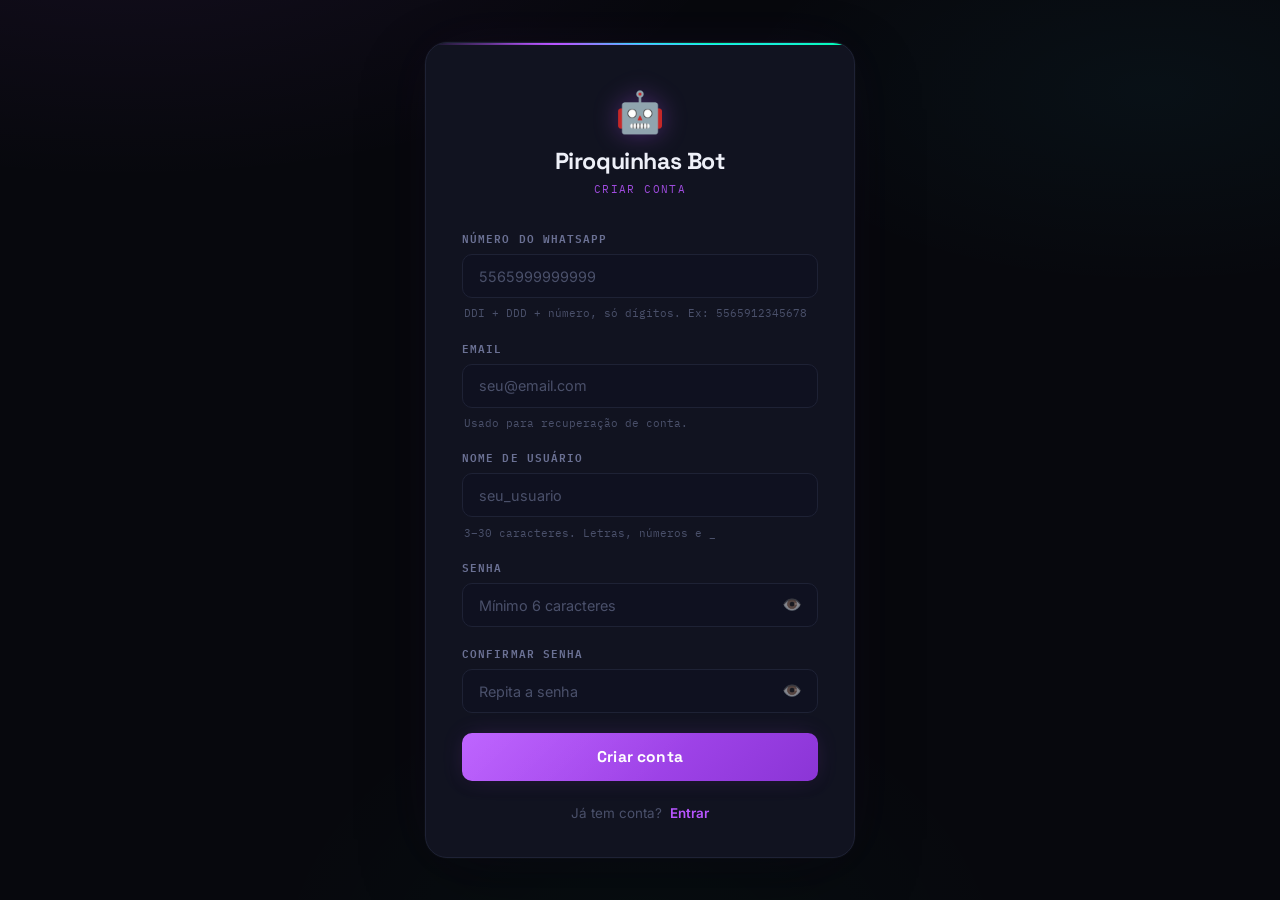
<file: cadastro.html>
<!DOCTYPE html>
<html lang="pt-BR">
<head>
  <meta charset="UTF-8" />
  <meta name="viewport" content="width=device-width, initial-scale=1.0" />
  <title>Criar Conta — Piroquinhas Bot</title>
  <link rel="stylesheet" href="login.css" />
</head>
<body>
  <div class="auth-wrapper">
    <div class="auth-card">
      <div class="auth-brand">
        <span class="brand-emoji">🤖</span>
        <h1>Piroquinhas Bot</h1>
        <p class="brand-sub">Criar Conta</p>
      </div>

      <form id="cadastroForm" novalidate>
        <div class="field-group">
          <label for="idWhatsApp">Número do WhatsApp</label>
          <input id="idWhatsApp" type="tel" placeholder="5565999999999"
            autocomplete="tel" maxlength="15" required />
          <span class="field-hint">DDI + DDD + número, só dígitos. Ex: 5565912345678</span>
        </div>

        <div class="field-group">
          <label for="email">Email</label>
          <input id="email" type="email" placeholder="seu@email.com"
            autocomplete="email" required />
          <span class="field-hint">Usado para recuperação de conta.</span>
        </div>

        <div class="field-group">
          <label for="username">Nome de usuário</label>
          <input id="username" type="text" placeholder="seu_usuario"
            autocomplete="username" maxlength="30" required />
          <span class="field-hint">3–30 caracteres. Letras, números e _</span>
        </div>

        <div class="field-group">
          <label for="password">Senha</label>
          <div class="password-wrap">
            <input id="password" type="password" placeholder="Mínimo 6 caracteres"
              autocomplete="new-password" required />
            <button type="button" class="toggle-pw" aria-label="Mostrar senha" tabindex="-1">👁️</button>
          </div>
        </div>

        <div class="field-group">
          <label for="passwordConfirm">Confirmar senha</label>
          <div class="password-wrap">
            <input id="passwordConfirm" type="password" placeholder="Repita a senha"
              autocomplete="new-password" required />
            <button type="button" class="toggle-pw2" aria-label="Mostrar senha" tabindex="-1">👁️</button>
          </div>
        </div>

        <div id="cadastroMsg" class="msg hidden"></div>

        <button type="submit" class="btn-primary" id="btnCadastrar">
          <span class="btn-label">Criar conta</span>
          <span class="btn-spinner hidden">⏳</span>
        </button>
      </form>

      <p class="auth-footer">
        Já tem conta? <a href="login.html">Entrar</a>
      </p>
    </div>
  </div>

  <script>
    const API = window.location.hostname === 'localhost' || window.location.hostname === '127.0.0.1'
      ? 'http://localhost:3000/api'
      : 'https://whatsappbot2-130c.onrender.com/api';

    if (localStorage.getItem('jwt')) {
      window.location.replace('perfil.html');
    }

    const form   = document.getElementById('cadastroForm');
    const btn    = document.getElementById('btnCadastrar');
    const msgBox = document.getElementById('cadastroMsg');

    document.querySelector('.toggle-pw').addEventListener('click', () => {
      const inp = document.getElementById('password');
      const show = inp.type === 'password';
      inp.type = show ? 'text' : 'password';
      document.querySelector('.toggle-pw').textContent = show ? '🙈' : '👁️';
    });
    document.querySelector('.toggle-pw2').addEventListener('click', () => {
      const inp = document.getElementById('passwordConfirm');
      const show = inp.type === 'password';
      inp.type = show ? 'text' : 'password';
      document.querySelector('.toggle-pw2').textContent = show ? '🙈' : '👁️';
    });

    function setLoading(on) {
      btn.disabled = on;
      btn.querySelector('.btn-label').classList.toggle('hidden', on);
      btn.querySelector('.btn-spinner').classList.toggle('hidden', !on);
    }

    function showMsg(text, tipo = 'error') {
      msgBox.textContent = text;
      msgBox.className = `msg msg--${tipo}`;
    }

    function msgPorStatus(status, serverMsg) {
      if (status === 400) {
        const seguros = ['entre 3 e 30', 'letras, números', 'mínimo 6', 'já está em uso', 'Perfil não encontrado'];
        if (serverMsg && seguros.some(s => serverMsg.includes(s))) return serverMsg;
        return 'Dados inválidos. Verifique os campos e tente novamente.';
      }
      if (status === 404) return 'Número não encontrado. Mande uma mensagem no grupo primeiro.';
      if (status === 429) return 'Muitas tentativas. Aguarde alguns minutos.';
      if (status >= 500) return 'Servidor indisponível. Tente novamente mais tarde.';
      return 'Erro ao criar conta.';
    }

    // Fetch com retry automático e aviso de "servidor acordando"
    async function fetchComRetry(url, opts, tentativas = 2) {
      for (let i = 0; i < tentativas; i++) {
        try {
          if (i === 1) showMsg('⏳ Servidor acordando, aguarde...', 'info');
          const res = await fetch(url, opts);
          return res;
        } catch (e) {
          if (i === tentativas - 1) throw e;
          await new Promise(r => setTimeout(r, 4000));
        }
      }
    }

    form.addEventListener('submit', async (e) => {
      e.preventDefault();

      const rawTel          = document.getElementById('idWhatsApp').value;
      const idWhatsAppNum   = rawTel.replace(/\D/g, '');
      const email           = document.getElementById('email').value.trim();
      const username        = document.getElementById('username').value.trim();
      const password        = document.getElementById('password').value;
      const passwordConfirm = document.getElementById('passwordConfirm').value;

      if (!idWhatsAppNum || idWhatsAppNum.length < 10 || idWhatsAppNum.length > 15) {
        showMsg('Número inválido. Use DDI + DDD + número (só dígitos).');
        return;
      }
      if (!email || !email.includes('@')) {
        showMsg('Digite um email válido.');
        return;
      }
      if (username.length < 3) {
        showMsg('Nome de usuário muito curto (mínimo 3 caracteres).');
        return;
      }
      if (!/^[a-zA-Z0-9_]+$/.test(username)) {
        showMsg('Usuário só pode ter letras, números e _.');
        return;
      }
      if (password.length < 6) {
        showMsg('Senha muito curta (mínimo 6 caracteres).');
        return;
      }
      if (password !== passwordConfirm) {
        showMsg('As senhas não conferem.');
        return;
      }

      setLoading(true);
      try {
        const res = await fetchComRetry(`${API}/auth/cadastrar`, {
          method: 'POST',
          headers: { 'Content-Type': 'application/json' },
          body: JSON.stringify({
            idWhatsApp: `${idWhatsAppNum}@s.whatsapp.net`,
            email,
            username,
            password,
          }),
        });

        const data = await res.json();

        if (res.status === 409 && data.error?.includes('já possui')) {
          showMsg('Você já tem uma conta. Redirecionando para o login…', 'info');
          setTimeout(() => window.location.replace('login.html'), 2000);
          return;
        }

        if (res.status === 409) {
          if (data.error?.includes('email')) {
            showMsg('Este email já está sendo usado por outra conta.');
          } else {
            showMsg('Este nome de usuário já está em uso. Escolha outro.');
          }
          return;
        }

        if (!res.ok) {
          showMsg(msgPorStatus(res.status, data.error));
          return;
        }

        showMsg('Conta criada! Redirecionando para o login…', 'success');
        setTimeout(() => window.location.replace('login.html'), 2000);

      } catch {
        showMsg('Não foi possível conectar ao servidor. Tente novamente em instantes.');
      } finally {
        setLoading(false);
      }
    });
  </script>
</body>
</html>
</file>
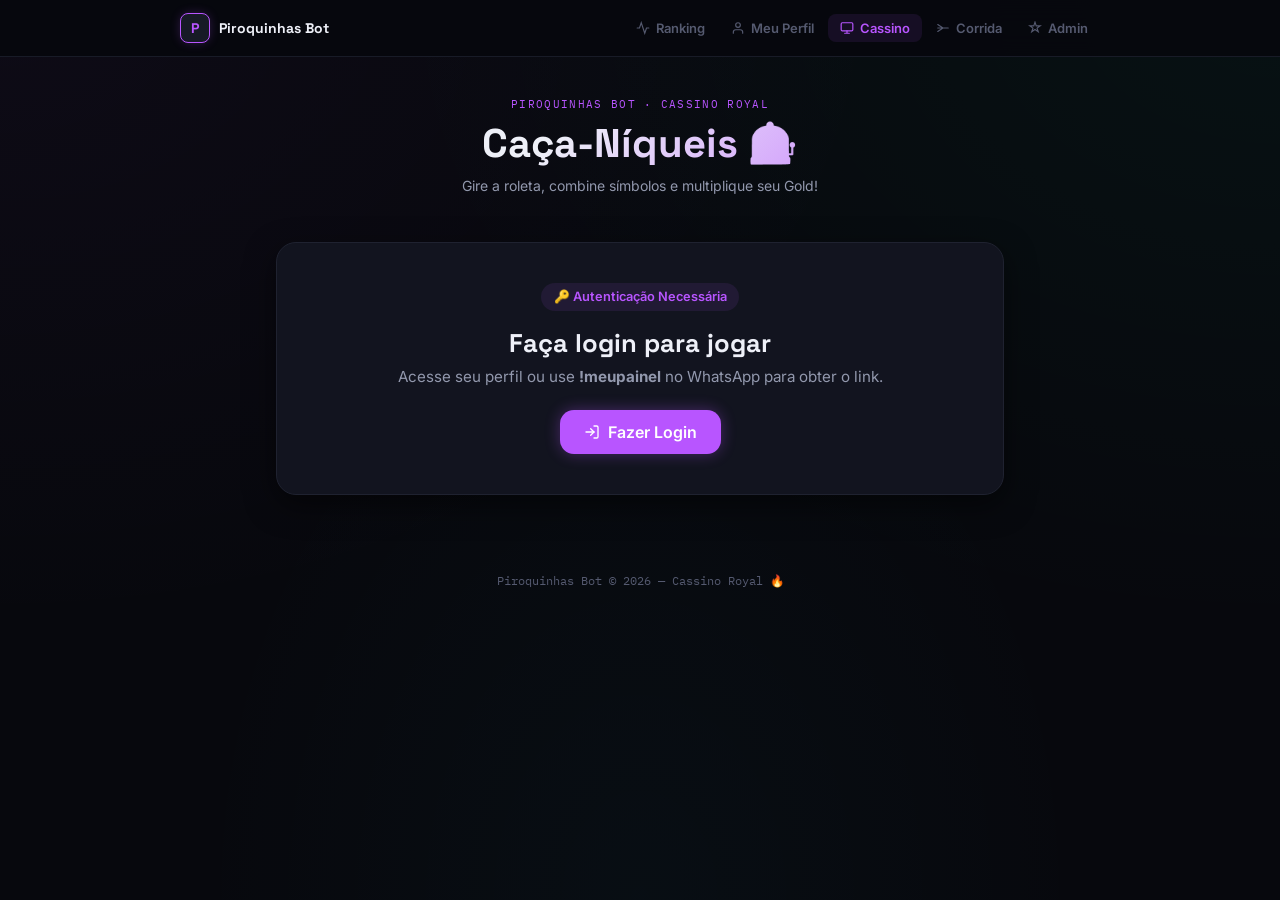
<file: cassino.html>
<!DOCTYPE html>
<html lang="pt-BR">
<head>
  <meta charset="UTF-8" />
  <meta name="viewport" content="width=device-width, initial-scale=1.0" />
  <title>Cassino — Piroquinhas Bot</title>
  <link rel="preconnect" href="https://fonts.googleapis.com" />
  <link rel="preconnect" href="https://fonts.gstatic.com" crossorigin />
  <link href="https://fonts.googleapis.com/css2?family=Space+Grotesk:wght@500;600;700&family=Inter:wght@400;500;600&family=IBM+Plex+Mono:wght@500;600&display=swap" rel="stylesheet" />
  <link rel="stylesheet" href="index.css" />
  <link rel="stylesheet" href="cassino.css" />
</head>
<body>

<!-- ══════════ NAV ══════════ -->
<nav class="top-nav">
  <div class="nav-inner">
    <a href="index.html" class="nav-brand">
      <div class="nav-brand-mark">P</div>
      <span class="nav-brand-name">Piroquinhas Bot</span>
    </a>
    <ul class="nav-links">
      <li>
        <a href="index.html">
          <svg viewBox="0 0 24 24" fill="none" stroke="currentColor" stroke-width="2" stroke-linecap="round"><polyline points="22 12 18 12 15 21 9 3 6 12 2 12"/></svg>
          <span>Ranking</span>
        </a>
      </li>
      <li>
        <a href="perfil.html">
          <svg viewBox="0 0 24 24" fill="none" stroke="currentColor" stroke-width="2" stroke-linecap="round"><path d="M20 21v-2a4 4 0 0 0-4-4H8a4 4 0 0 0-4 4v2"/><circle cx="12" cy="7" r="4"/></svg>
          <span>Meu Perfil</span>
        </a>
      </li>
      <li>
        <a href="cassino.html" class="active">
          <svg viewBox="0 0 24 24" fill="none" stroke="currentColor" stroke-width="2" stroke-linecap="round"><rect x="2" y="3" width="20" height="14" rx="2"/><path d="M8 21h8M12 17v4"/></svg>
          <span>Cassino</span>
        </a>
      </li>
      <li>
        <a href="corrida.html">
          <svg viewBox="0 0 24 24" fill="none" stroke="currentColor" stroke-width="2" stroke-linecap="round"><path d="M3 12h18M3 6l9 6-9 6"/></svg>
          <span>Corrida</span>
        </a>
      </li>
      <li>
        <a href="admin.html">
          <svg viewBox="0 0 24 24" fill="none" stroke="currentColor" stroke-width="2" stroke-linecap="round"><path d="M12 2l2.09 6.26H21l-5.47 3.97 2.09 6.26L12 14.52l-5.62 3.97 2.09-6.26L3 8.26h6.91z"/></svg>
          <span>Admin</span>
        </a>
      </li>
    </ul>
  </div>
</nav>

<!-- ══════════ HERO ══════════ -->
<section class="hero">
  <p class="hero-eyebrow">Piroquinhas Bot · Cassino Royal</p>
  <h1 class="hero-title">Caça-Níqueis 🎰</h1>
  <p class="hero-sub">Gire a roleta, combine símbolos e multiplique seu Gold!</p>
</section>

<!-- ══════════ MAIN ══════════ -->
<div class="cassino-wrap">

  <!-- LOGIN GATE -->
  <div class="login-gate" id="login-gate">
    <span class="glyph">🔑 Autenticação Necessária</span>
    <h3>Faça login para jogar</h3>
    <p>Acesse seu perfil ou use <strong>!meupainel</strong> no WhatsApp para obter o link.</p>
    <a href="login.html" class="btn-primary">
      <svg width="16" height="16" viewBox="0 0 24 24" fill="none" stroke="currentColor" stroke-width="2" stroke-linecap="round"><path d="M15 3h4a2 2 0 0 1 2 2v14a2 2 0 0 1-2 2h-4"/><polyline points="10 17 15 12 10 7"/><line x1="15" y1="12" x2="3" y2="12"/></svg>
      Fazer Login
    </a>
  </div>

  <!-- ÁREA DO CASSINO -->
  <div id="cassino-area" style="display:none">

    <!-- Seletor de grupo + Saldo -->
    <div class="group-selector-card">
      <label for="grupo-select">Grupo para Apostar:</label>
      <div class="group-select-wrap">
        <select id="grupo-select">
          <option value="">Carregando grupos…</option>
        </select>
      </div>
      <div class="saldo-chip" id="saldo-chip" style="display:none">
        <span>💰 Saldo Disponível</span>
        <strong id="saldo-val">— gold</strong>
      </div>
    </div>

    <!-- Máquina de Slots -->
    <div class="slot-machine-card" id="slot-card" style="display:none">
      
      <div class="slot-header">
        <div class="slot-title">🎰 Caça-Níqueis VIP</div>
        <span class="status-pill" id="status-pill">Pronto</span>
      </div>

      <!-- Reels Container -->
      <div class="reels-container">
        <div class="reel-box" id="reel-1">
          <div class="reel-symbol" id="sym-1">🎰</div>
        </div>
        <div class="reel-box" id="reel-2">
          <div class="reel-symbol" id="sym-2">🎰</div>
        </div>
        <div class="reel-box" id="reel-3">
          <div class="reel-symbol" id="sym-3">🎰</div>
        </div>
      </div>

      <!-- Status & Mensagem de Resultado -->
      <div class="slot-status" id="slot-status">Escolha o valor da aposta e clique em Gire!</div>

      <!-- Placa de Prêmio -->
      <div class="slot-result hidden" id="slot-result">
        <div class="result-title" id="result-title"></div>
        <div class="result-grid">
          <div class="result-item">
            <span>Aposta</span>
            <strong id="result-aposta">—</strong>
          </div>
          <div class="result-item gold-val">
            <span>Multiplicador</span>
            <strong id="result-mult">—</strong>
          </div>
          <div class="result-item mint-val">
            <span>Prêmio</span>
            <strong id="result-premio">—</strong>
          </div>
        </div>
      </div>

      <!-- Controles de Aposta -->
      <div class="aposta-controls">
        <div class="aposta-input-group">
          <label for="aposta-input">Valor da Aposta (Gold):</label>
          <input type="number" id="aposta-input" placeholder="Ex: 50" min="10" max="100000" />
        </div>

        <button class="btn-spin" id="btn-spin" disabled>
          🎲 GIRAR (SLOTS)
        </button>
      </div>

      <!-- Quick Bets -->
      <div class="quick-bets">
        <button class="quick-bet" data-val="50">50</button>
        <button class="quick-bet" data-val="100">100</button>
        <button class="quick-bet" data-val="500">500</button>
        <button class="quick-bet" data-val="1000">1000</button>
        <button class="quick-bet" data-val="MAX">MÁX</button>
      </div>

      <!-- Tabela de Pagamentos (Paytable) -->
      <div class="paytable">
        <div class="paytable-title">🏆 Tabela de Multiplicadores:</div>
        <div class="paytable-grid">
          <div class="pay-item"><span>7️⃣ 7️⃣ 7️⃣ (Jackpot 7)</span> <strong>10x</strong></div>
          <div class="pay-item"><span>💎 💎 💎 (Três Diamantes)</span> <strong>8x</strong></div>
          <div class="pay-item"><span>👑 👑 👑 (Três Coroas)</span> <strong>5x</strong></div>
          <div class="pay-item"><span>🍒 🍒 🍒 (Três Cerejas)</span> <strong>4x</strong></div>
          <div class="pay-item"><span>⭐ ⭐ (Dupla Igual)</span> <strong>2x</strong></div>
        </div>
      </div>

    </div>

  </div>

</div>

<footer class="footer">
  Piroquinhas Bot &copy; 2026 &mdash; Cassino Royal 🔥
</footer>

<script>
  const API = window.location.hostname === 'localhost' || window.location.hostname === '127.0.0.1'
    ? 'http://localhost:3000/api'
    : 'https://whatsappbot2-s3dx.onrender.com/api';

  const jwt = localStorage.getItem('jwt') || sessionStorage.getItem('piro_jwt');

  const SYMBOLS = ['🎰', '7️⃣', '💎', '👑', '🍒', '🍋', '🍇', '🍀', '🔔'];

  let gruposData = [];
  let grupoSelecionado = null;
  let saldoAtual = 0;
  let isSpinning = false;

  const $ = id => document.getElementById(id);

  function authHeaders() {
    return {
      'Authorization': `Bearer ${jwt}`,
      'Content-Type': 'application/json',
    };
  }

  function formatNum(n) {
    return Number(n || 0).toLocaleString('pt-BR');
  }

  async function init() {
    if (!jwt) {
      $('login-gate').style.display = 'block';
      $('cassino-area').style.display = 'none';
      return;
    }

    $('login-gate').style.display = 'none';
    $('cassino-area').style.display = 'block';

    await carregarPerfilEGrupos();
  }

  async function carregarPerfilEGrupos() {
    try {
      const res = await fetch(`${API}/perfil/me`, { headers: authHeaders() });
      if (!res.ok) throw new Error('Falha ao autenticar');
      const data = await res.json();
      
      const usuario = data.usuario || data;
      gruposData = usuario.grupos || [];

      const select = $('grupo-select');
      select.innerHTML = '';

      if (gruposData.length === 0) {
        select.innerHTML = '<option value="">Nenhum grupo encontrado</option>';
        return;
      }

      select.innerHTML = '<option value="">-- Escolha um grupo --</option>';
      gruposData.forEach(g => {
        const opt = document.createElement('option');
        opt.value = g.idGrupo;
        opt.textContent = `${g.nome || g.idGrupo} (${formatNum(g.gold || 0)} Gold)`;
        select.appendChild(opt);
      });

      if (gruposData.length === 1) {
        select.value = gruposData[0].idGrupo;
        selecionarGrupo(gruposData[0].idGrupo);
      }
    } catch (err) {
      console.error('Erro ao carregar perfil:', err);
      $('login-gate').style.display = 'block';
      $('cassino-area').style.display = 'none';
    }
  }

  function selecionarGrupo(idGrupo) {
    const grupo = gruposData.find(g => g.idGrupo === idGrupo);
    if (!grupo) {
      $('slot-card').style.display = 'none';
      $('saldo-chip').style.display = 'none';
      return;
    }

    grupoSelecionado = grupo;
    saldoAtual = grupo.gold || 0;

    $('saldo-val').textContent = `${formatNum(saldoAtual)} gold`;
    $('saldo-chip').style.display = 'flex';
    $('slot-card').style.display = 'block';
    
    validarAposta();
  }

  $('grupo-select').addEventListener('change', e => {
    selecionarGrupo(e.target.value);
  });

  function validarAposta() {
    const val = parseInt($('aposta-input').value, 10);
    const isValid = !isNaN(val) && val >= 10 && val <= saldoAtual && !isSpinning;
    $('btn-spin').disabled = !isValid;
  }

  $('aposta-input').addEventListener('input', validarAposta);

  document.querySelectorAll('.quick-bet').forEach(btn => {
    btn.addEventListener('click', () => {
      const v = btn.dataset.val;
      if (v === 'MAX') {
        $('aposta-input').value = Math.max(10, saldoAtual);
      } else {
        $('aposta-input').value = parseInt(v, 10);
      }
      validarAposta();
    });
  });

  async function girarSlots() {
    const quantia = parseInt($('aposta-input').value, 10);
    if (isNaN(quantia) || quantia < 10 || quantia > saldoAtual || isSpinning) return;

    isSpinning = true;
    $('btn-spin').disabled = true;
    $('status-pill').textContent = 'Girando...';
    $('status-pill').className = 'status-pill spinning';
    $('slot-status').textContent = '🎲 Roleta em movimento... Boa sorte!';
    $('slot-result').classList.add('hidden');

    // Animação visual dos reels
    let intervalCount = 0;
    const animInterval = setInterval(() => {
      $('sym-1').textContent = SYMBOLS[Math.floor(Math.random() * SYMBOLS.length)];
      $('sym-2').textContent = SYMBOLS[Math.floor(Math.random() * SYMBOLS.length)];
      $('sym-3').textContent = SYMBOLS[Math.floor(Math.random() * SYMBOLS.length)];
      intervalCount++;
    }, 80);

    setTimeout(async () => {
      clearInterval(animInterval);
      
      // Sorteio de resultado (Simulado visualmente / sincronizado)
      const r1 = SYMBOLS[Math.floor(Math.random() * SYMBOLS.length)];
      const r2 = SYMBOLS[Math.floor(Math.random() * SYMBOLS.length)];
      const r3 = SYMBOLS[Math.floor(Math.random() * SYMBOLS.length)];

      $('sym-1').textContent = r1;
      $('sym-2').textContent = r2;
      $('sym-3').textContent = r3;

      let mult = 0;
      let premio = 0;

      if (r1 === '7️⃣' && r2 === '7️⃣' && r3 === '7️⃣') {
        mult = 10;
      } else if (r1 === '💎' && r2 === '💎' && r3 === '💎') {
        mult = 8;
      } else if (r1 === '👑' && r2 === '👑' && r3 === '👑') {
        mult = 5;
      } else if (r1 === r2 && r2 === r3) {
        mult = 4;
      } else if (r1 === r2 || r2 === r3 || r1 === r3) {
        mult = 2;
      }

      premio = quantia * mult;

      if (mult > 0) {
        saldoAtual = saldoAtual - quantia + premio;
        $('status-pill').textContent = 'Vitória!';
        $('status-pill').className = 'status-pill win';
        $('slot-status').textContent = `🎉 PARABÉNS! Você ganhou ${formatNum(premio)} gold!`;
        
        $('result-title').textContent = '🏆 VOCÊ GANHOU!';
        $('result-aposta').textContent = `${formatNum(quantia)} gold`;
        $('result-mult').textContent = `${mult}x`;
        $('result-premio').textContent = `+${formatNum(premio)} gold`;
        $('slot-result').classList.remove('hidden');
      } else {
        saldoAtual = saldoAtual - quantia;
        $('status-pill').textContent = 'Derrota';
        $('status-pill').className = 'status-pill lose';
        $('slot-status').textContent = '❌ Não foi dessa vez! Tente novamente.';
        
        $('result-title').textContent = '💸 SEM SORTE!';
        $('result-aposta').textContent = `${formatNum(quantia)} gold`;
        $('result-mult').textContent = '0x';
        $('result-premio').textContent = `-${formatNum(quantia)} gold`;
        $('slot-result').classList.remove('hidden');
      }

      $('saldo-val').textContent = `${formatNum(saldoAtual)} gold`;
      if (grupoSelecionado) grupoSelecionado.gold = saldoAtual;

      isSpinning = false;
      validarAposta();
    }, 2200);
  }

  $('btn-spin').addEventListener('click', girarSlots);

  init();
</script>
</body>
</html>
</file>
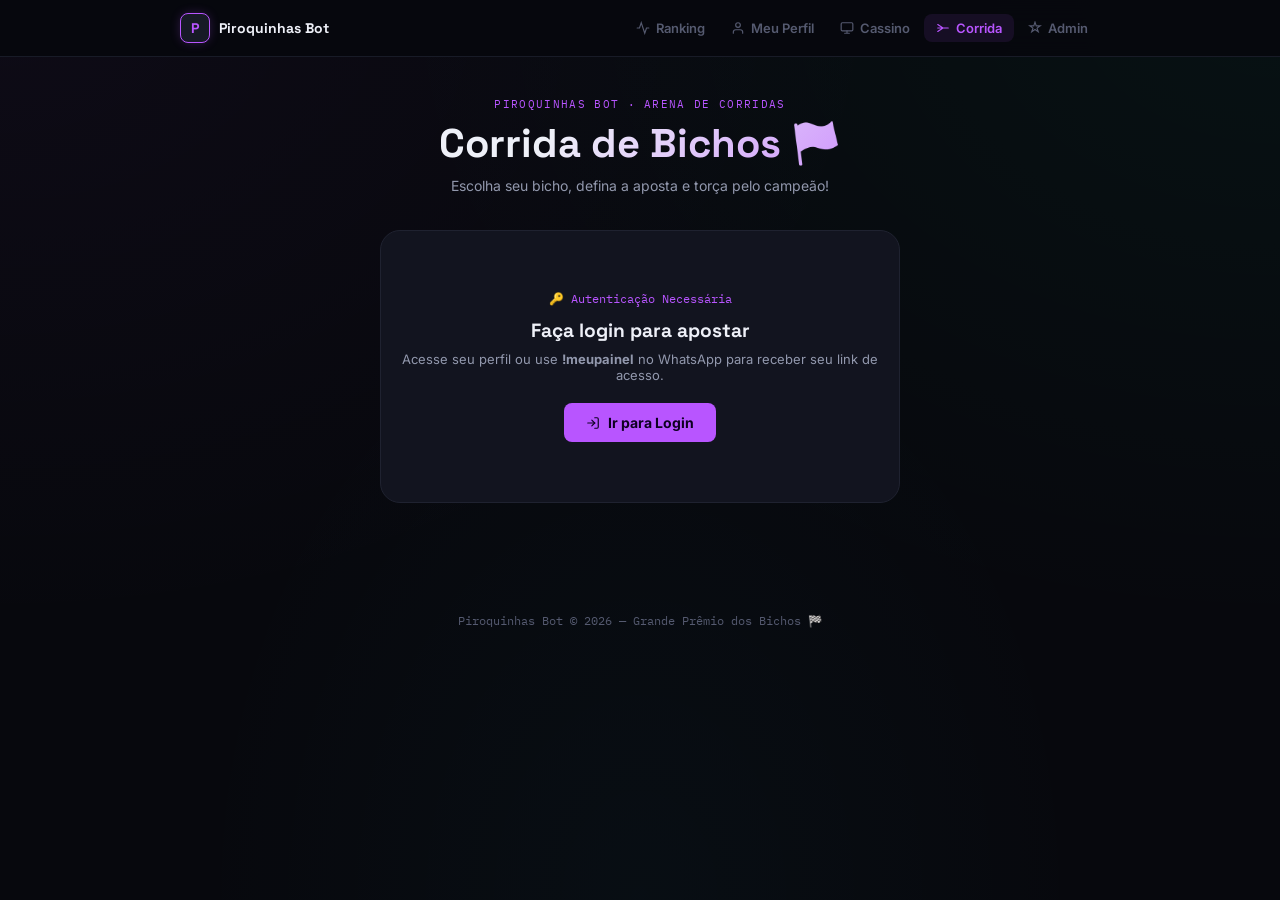
<file: corrida.html>
<!DOCTYPE html>
<html lang="pt-BR">
<head>
  <meta charset="UTF-8" />
  <meta name="viewport" content="width=device-width, initial-scale=1.0" />
  <title>Corrida de Bichos — Piroquinhas Bot</title>
  <link rel="preconnect" href="https://fonts.googleapis.com" />
  <link rel="preconnect" href="https://fonts.gstatic.com" crossorigin />
  <link href="https://fonts.googleapis.com/css2?family=Space+Grotesk:wght@500;600;700&family=Inter:wght@400;500;600&family=IBM+Plex+Mono:wght@500;600&display=swap" rel="stylesheet" />
  <link rel="stylesheet" href="index.css" />
  <link rel="stylesheet" href="Jogos/corrida.css" />
</head>

<body>

<!-- ══════════ NAV ══════════ -->
<nav class="top-nav">
  <div class="nav-inner">
    <a href="index.html" class="nav-brand">
      <div class="nav-brand-mark">P</div>
      <span class="nav-brand-name">Piroquinhas Bot</span>
    </a>
    <ul class="nav-links">
      <li>
        <a href="index.html">
          <svg viewBox="0 0 24 24" fill="none" stroke="currentColor" stroke-width="2" stroke-linecap="round"><polyline points="22 12 18 12 15 21 9 3 6 12 2 12"/></svg>
          <span>Ranking</span>
        </a>
      </li>
      <li>
        <a href="perfil.html">
          <svg viewBox="0 0 24 24" fill="none" stroke="currentColor" stroke-width="2" stroke-linecap="round"><path d="M20 21v-2a4 4 0 0 0-4-4H8a4 4 0 0 0-4 4v2"/><circle cx="12" cy="7" r="4"/></svg>
          <span>Meu Perfil</span>
        </a>
      </li>
      <li>
        <a href="cassino.html">
          <svg viewBox="0 0 24 24" fill="none" stroke="currentColor" stroke-width="2" stroke-linecap="round"><rect x="2" y="3" width="20" height="14" rx="2"/><path d="M8 21h8M12 17v4"/></svg>
          <span>Cassino</span>
        </a>
      </li>
      <li>
        <a href="corrida.html" class="active">
          <svg viewBox="0 0 24 24" fill="none" stroke="currentColor" stroke-width="2" stroke-linecap="round"><path d="M3 12h18M3 6l9 6-9 6"/></svg>
          <span>Corrida</span>
        </a>
      </li>
      <li>
        <a href="admin.html">
          <svg viewBox="0 0 24 24" fill="none" stroke="currentColor" stroke-width="2" stroke-linecap="round"><path d="M12 2l2.09 6.26H21l-5.47 3.97 2.09 6.26L12 14.52l-5.62 3.97 2.09-6.26L3 8.26h6.91z"/></svg>
          <span>Admin</span>
        </a>
      </li>
    </ul>
  </div>
</nav>

<!-- ══════════ HERO ══════════ -->
<section class="hero">
  <p class="hero-eyebrow">Piroquinhas Bot · Arena de Corridas</p>
  <h1 class="hero-title">Corrida de Bichos 🏁</h1>
  <p class="hero-sub">Escolha seu bicho, defina a aposta e torça pelo campeão!</p>
</section>

<!-- ══════════ MAIN ══════════ -->
<div class="corrida-wrap">

  <!-- LOGIN GATE -->
  <div class="login-gate" id="login-gate">
    <span class="glyph">🔑 Autenticação Necessária</span>
    <h3>Faça login para apostar</h3>
    <p>Acesse seu perfil ou use <strong>!meupainel</strong> no WhatsApp para receber seu link de acesso.</p>
    <a href="login.html" class="btn-primary">
      <svg width="14" height="14" viewBox="0 0 24 24" fill="none" stroke="currentColor" stroke-width="2" stroke-linecap="round"><path d="M15 3h4a2 2 0 0 1 2 2v14a2 2 0 0 1-2 2h-4"/><polyline points="10 17 15 12 10 7"/><line x1="15" y1="12" x2="3" y2="12"/></svg>
      Ir para Login
    </a>
  </div>

  <!-- ÁREA DA CORRIDA -->
  <div id="corrida-area" style="display:none">

    <!-- Seletor de grupo + saldo -->
    <div class="group-selector-card">
      <label for="grupo-select">Apostar no grupo:</label>
      <div class="group-select-wrap">
        <select id="grupo-select">
          <option value="">Carregando seus grupos…</option>
        </select>
      </div>
      <div class="saldo-chip" id="saldo-chip" style="display:none">
        <span>💰 Saldo disponível</span>
        <strong id="saldo-val">— gold</strong>
      </div>
    </div>

    <!-- Área principal da corrida -->
    <div class="corrida-card" id="corrida-card" style="display:none">
      <div class="corrida-card-header">
        <div class="corrida-title">🏁 Grande Prêmio dos Bichos</div>
        <span class="status-pill" id="status-pill">Aguardando</span>
      </div>

      <!-- Pista de corrida -->
      <div class="pista-wrap" id="pista-wrap">
        <div class="pista" id="pista"></div>
        <div class="meta-flag">🏁</div>
      </div>

      <!-- Status -->
      <div class="corrida-status" id="corrida-status">Escolha um bicho e aposte para começar!</div>

      <!-- Resultado -->
      <div class="corrida-result" id="corrida-result">
        <div class="corrida-result-title" id="result-title"></div>
        <div class="corrida-result-grid">
          <div class="corrida-result-item">
            <span>Aposta</span>
            <strong id="result-aposta">—</strong>
          </div>
          <div class="corrida-result-item gold-val">
            <span>Odds</span>
            <strong id="result-odds">—</strong>
          </div>
          <div class="corrida-result-item mint-val" id="result-premio-wrap">
            <span>Prêmio</span>
            <strong id="result-premio">—</strong>
          </div>
          <div class="corrida-result-item gold-val">
            <span>Novo Saldo</span>
            <strong id="result-saldo">—</strong>
          </div>
        </div>
      </div>

      <!-- Escolha de bicho -->
      <div class="bicho-selector" id="bicho-selector">
        <p class="bicho-label">Escolha seu corredor:</p>
        <div class="bichos-grid" id="bichos-grid"></div>
      </div>

      <!-- Aposta -->
      <div class="aposta-row">
        <div class="aposta-input-wrap">
          <input
            type="number"
            id="aposta-input"
            placeholder="Valor da aposta…"
            min="10"
            max="100000"
          />
          <p class="aposta-hint" id="aposta-hint"></p>
        </div>
        <button class="btn-correr" id="btn-correr" disabled>
          🏁 LARGADA (CORRER)
        </button>
      </div>

      <!-- Quick bets -->
      <div class="quick-bets">
        <button class="quick-bet" data-val="50">50</button>
        <button class="quick-bet" data-val="100">100</button>
        <button class="quick-bet" data-val="500">500</button>
        <button class="quick-bet" data-val="1000">1000</button>
        <button class="quick-bet" data-val="MAX">MÁX</button>
      </div>

    </div>

  </div>

</div>

<footer class="footer">
  Piroquinhas Bot &copy; 2026 &mdash; Grande Prêmio dos Bichos 🏁
</footer>

<script>
  const API = window.location.hostname === 'localhost' || window.location.hostname === '127.0.0.1'
    ? 'http://localhost:3000/api'
    : 'https://whatsappbot2-s3dx.onrender.com/api';

  const jwt = localStorage.getItem('jwt') || sessionStorage.getItem('piro_jwt');

  const BICHOS = [
    { id: 'cavalo',   emoji: '🐎', nome: 'Cavalo Veloz',   odds: 2.0 },
    { id: 'tartaruga',emoji: '🐢', nome: 'Tartaruga Ninja', odds: 5.0 },
    { id: 'coelho',  emoji: '🐇', nome: 'Coelho Salteador',odds: 2.5 },
    { id: 'gato',    emoji: '🐈', nome: 'Gato Ágil',      odds: 3.0 },
    { id: 'cachorro',emoji: '🐕', nome: 'Cão de Caça',    odds: 2.8 },
    { id: 'guepardo',emoji: '🐆', nome: 'Guepardo Raio',   odds: 1.8 }
  ];

  let gruposData = [];
  let grupoSelecionado = null;
  let saldoAtual = 0;
  let bichoSelecionado = null;
  let isRunning = false;

  const $ = id => document.getElementById(id);

  function authHeaders() {
    return {
      'Authorization': `Bearer ${jwt}`,
      'Content-Type': 'application/json',
    };
  }

  function formatNum(n) {
    return Number(n || 0).toLocaleString('pt-BR');
  }

  async function init() {
    if (!jwt) {
      $('login-gate').style.display = 'block';
      $('corrida-area').style.display = 'none';
      return;
    }

    $('login-gate').style.display = 'none';
    $('corrida-area').style.display = 'block';

    renderBichos();
    await carregarPerfilEGrupos();
  }

  function renderBichos() {
    const grid = $('bichos-grid');
    grid.innerHTML = BICHOS.map(b => `
      <div class="bicho-card" data-id="${b.id}">
        <span class="bicho-emoji">${b.emoji}</span>
        <span class="bicho-nome">${b.nome}</span>
        <span class="bicho-odds">Odds: ${b.odds}x</span>
      </div>
    `).join('');

    document.querySelectorAll('.bicho-card').forEach(card => {
      card.addEventListener('click', () => {
        if (isRunning) return;
        document.querySelectorAll('.bicho-card').forEach(c => c.classList.remove('selected'));
        card.classList.add('selected');
        bichoSelecionado = BICHOS.find(b => b.id === card.dataset.id);
        validarForm();
      });
    });
  }

  function renderPista() {
    const pista = $('pista');
    pista.innerHTML = BICHOS.map(b => `
      <div class="pista-faixa">
        <div class="corredor-icon" id="corredor-${b.id}">${b.emoji}</div>
        <span class="faixa-nome">${b.nome}</span>
      </div>
    `).join('');
  }

  async function carregarPerfilEGrupos() {
    try {
      const res = await fetch(`${API}/perfil/me`, { headers: authHeaders() });
      if (!res.ok) throw new Error('Falha ao autenticar');
      const data = await res.json();
      
      const usuario = data.usuario || data;
      gruposData = usuario.grupos || [];

      const select = $('grupo-select');
      select.innerHTML = '';

      if (gruposData.length === 0) {
        select.innerHTML = '<option value="">Nenhum grupo encontrado</option>';
        return;
      }

      select.innerHTML = '<option value="">-- Escolha um grupo --</option>';
      gruposData.forEach(g => {
        const opt = document.createElement('option');
        opt.value = g.idGrupo;
        opt.textContent = `${g.nome || g.idGrupo} (${formatNum(g.gold || 0)} Gold)`;
        select.appendChild(opt);
      });

      if (gruposData.length === 1) {
        select.value = gruposData[0].idGrupo;
        selecionarGrupo(gruposData[0].idGrupo);
      }
    } catch (err) {
      console.error('Erro ao carregar perfil:', err);
      $('login-gate').style.display = 'block';
      $('corrida-area').style.display = 'none';
    }
  }

  function selecionarGrupo(idGrupo) {
    const grupo = gruposData.find(g => g.idGrupo === idGrupo);
    if (!grupo) {
      $('corrida-card').style.display = 'none';
      $('saldo-chip').style.display = 'none';
      return;
    }

    grupoSelecionado = grupo;
    saldoAtual = grupo.gold || 0;

    $('saldo-val').textContent = `${formatNum(saldoAtual)} gold`;
    $('saldo-chip').style.display = 'flex';
    $('corrida-card').style.display = 'block';
    
    renderPista();
    validarForm();
  }

  $('grupo-select').addEventListener('change', e => {
    selecionarGrupo(e.target.value);
  });

  function validarForm() {
    const val = parseInt($('aposta-input').value, 10);
    const isValid = bichoSelecionado && !isNaN(val) && val >= 10 && val <= saldoAtual && !isRunning;
    $('btn-correr').disabled = !isValid;
  }

  $('aposta-input').addEventListener('input', validarForm);

  document.querySelectorAll('.quick-bet').forEach(btn => {
    btn.addEventListener('click', () => {
      const v = btn.dataset.val;
      if (v === 'MAX') {
        $('aposta-input').value = Math.max(10, saldoAtual);
      } else {
        $('aposta-input').value = parseInt(v, 10);
      }
      validarForm();
    });
  });

  async function iniciarCorrida() {
    const val = parseInt($('aposta-input').value, 10);
    if (!bichoSelecionado || isNaN(val) || val < 10 || val > saldoAtual || isRunning) return;

    isRunning = true;
    $('btn-correr').disabled = true;
    $('status-pill').textContent = 'Em Corrida';
    $('status-pill').className = 'status-pill running';
    $('corrida-status').textContent = `🏁 A corrida começou! Torcendo por: ${bichoSelecionado.emoji} ${bichoSelecionado.nome}`;
    $('corrida-result').style.display = 'none';

    // Reseta posições
    BICHOS.forEach(b => {
      const el = $(`corredor-${b.id}`);
      if (el) el.style.left = '0%';
    });

    const posicoes = BICHOS.map(b => ({ id: b.id, pos: 0 }));
    let vencedor = null;

    const interval = setInterval(() => {
      posicoes.forEach(p => {
        if (p.pos < 85) {
          const avanco = Math.random() * 4.5 + 0.5;
          p.pos += avanco;
          const el = $(`corredor-${p.id}`);
          if (el) el.style.left = `${Math.min(85, p.pos)}%`;
        } else if (!vencedor) {
          vencedor = BICHOS.find(b => b.id === p.id);
        }
      });

      if (vencedor) {
        clearInterval(interval);
        finalizarCorrida(vencedor, val);
      }
    }, 100);
  }

  function finalizarCorrida(vencedor, aposta) {
    const ganhou = vencedor.id === bichoSelecionado.id;
    const premio = ganhou ? Math.floor(aposta * bichoSelecionado.odds) : 0;

    if (ganhou) {
      saldoAtual = saldoAtual - aposta + premio;
      $('status-pill').textContent = 'Vitória!';
      $('status-pill').className = 'status-pill win';
      $('corrida-status').textContent = `🎉 SENSACIONAL! Seu bicho ${vencedor.emoji} ${vencedor.nome} cruzou a linha em 1º lugar!`;
      
      $('result-title').textContent = '🏆 VOCÊ VENCEU A CORRIDA!';
      $('result-aposta').textContent = `${formatNum(aposta)} gold`;
      $('result-odds').textContent = `${bichoSelecionado.odds}x`;
      $('result-premio').textContent = `+${formatNum(premio)} gold`;
      $('result-saldo').textContent = `${formatNum(saldoAtual)} gold`;
    } else {
      saldoAtual = saldoAtual - aposta;
      $('status-pill').textContent = 'Derrota';
      $('status-pill').className = 'status-pill lose';
      $('corrida-status').textContent = `💔 O bicho campeão foi ${vencedor.emoji} ${vencedor.nome}. Tente novamente!`;
      
      $('result-title').textContent = '💸 PERDEU A CORRIDA!';
      $('result-aposta').textContent = `${formatNum(aposta)} gold`;
      $('result-odds').textContent = `${bichoSelecionado.odds}x`;
      $('result-premio').textContent = `-${formatNum(aposta)} gold`;
      $('result-saldo').textContent = `${formatNum(saldoAtual)} gold`;
    }

    $('saldo-val').textContent = `${formatNum(saldoAtual)} gold`;
    if (grupoSelecionado) grupoSelecionado.gold = saldoAtual;

    $('corrida-result').style.display = 'block';
    isRunning = false;
    validarForm();
  }

  $('btn-correr').addEventListener('click', iniciarCorrida);

  init();
</script>
</body>
</html>
</file>
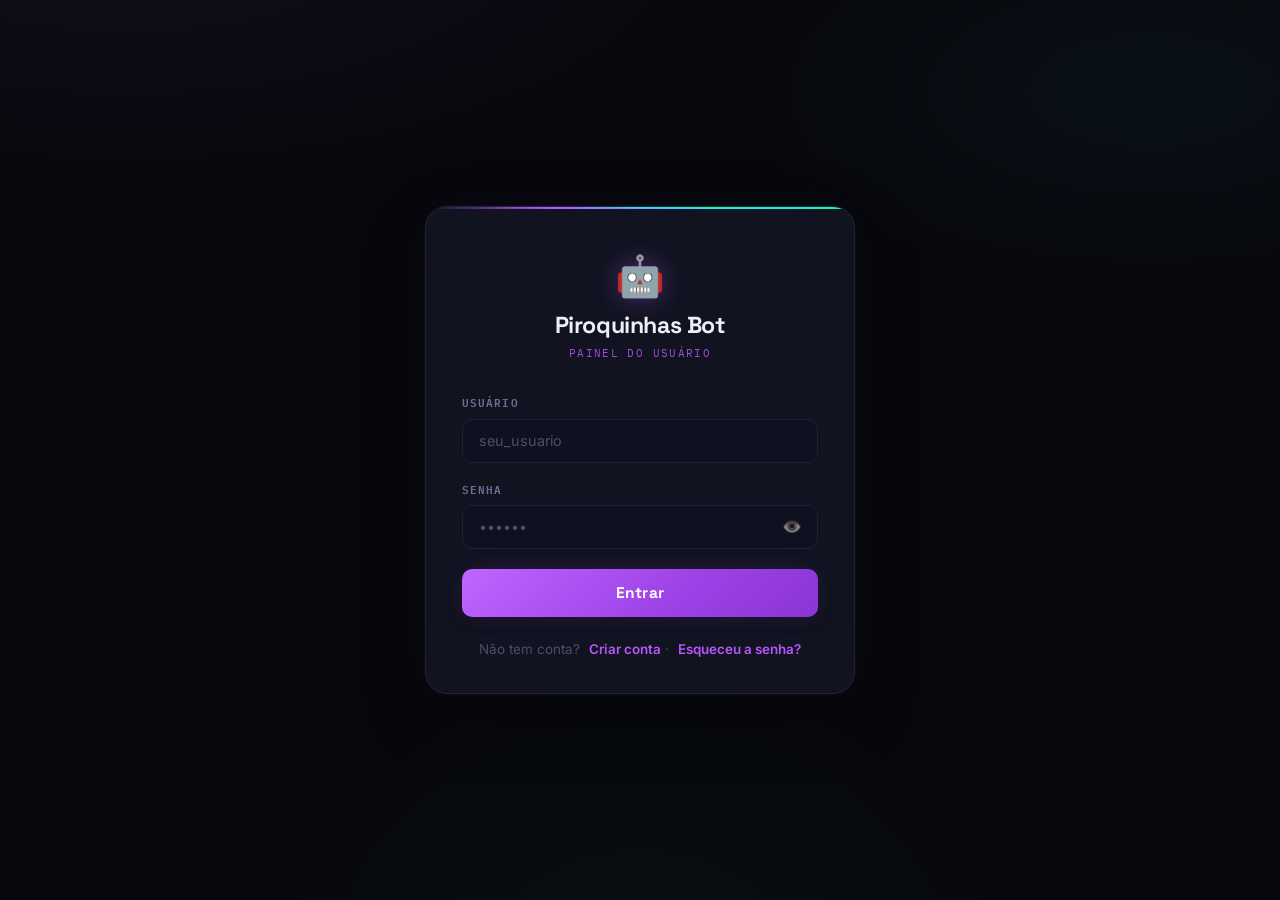
<file: login.html>
<!DOCTYPE html>
<html lang="pt-BR">
<head>
  <meta charset="UTF-8" />
  <meta name="viewport" content="width=device-width, initial-scale=1.0" />
  <title>Login — Piroquinhas Bot</title>
  <link rel="stylesheet" href="login.css" />
</head>
<body>
  <div class="auth-wrapper">
    <div class="auth-card">
      <div class="auth-brand">
        <span class="brand-emoji">🤖</span>
        <h1>Piroquinhas Bot</h1>
        <p class="brand-sub">Painel do Usuário</p>
      </div>

      <form id="loginForm" novalidate>
        <div class="field-group">
          <label for="username">Usuário</label>
          <input id="username" type="text" placeholder="seu_usuario"
            autocomplete="username" maxlength="30" required />
        </div>

        <div class="field-group">
          <label for="password">Senha</label>
          <div class="password-wrap">
            <input id="password" type="password" placeholder="••••••"
              autocomplete="current-password" required />
            <button type="button" class="toggle-pw" aria-label="Mostrar senha" tabindex="-1">👁️</button>
          </div>
        </div>

        <div id="loginError" class="msg msg--error hidden"></div>
        <div id="loginInfo" class="msg msg--info hidden"></div>

        <button type="submit" class="btn-primary" id="btnLogin">
          <span class="btn-label">Entrar</span>
          <span class="btn-spinner hidden">⏳</span>
        </button>
      </form>

      <p class="auth-footer">
        Não tem conta? <a href="cadastro.html">Criar conta</a> · <a href="recuperar.html">Esqueceu a senha?</a>
      </p>
    </div>
  </div>

  <script>
    const API = window.location.hostname === 'localhost' || window.location.hostname === '127.0.0.1'
      ? 'http://localhost:3000/api'
      : 'https://whatsappbot2-130c.onrender.com/api';

    if (localStorage.getItem('jwt')) {
      window.location.replace('perfil.html');
    }

    const form     = document.getElementById('loginForm');
    const btnLogin = document.getElementById('btnLogin');
    const errBox   = document.getElementById('loginError');
    const infoBox  = document.getElementById('loginInfo');
    const pwInput  = document.getElementById('password');
    const togglePw = document.querySelector('.toggle-pw');

    togglePw.addEventListener('click', () => {
      const show = pwInput.type === 'password';
      pwInput.type = show ? 'text' : 'password';
      togglePw.textContent = show ? '🙈' : '👁️';
    });

    let cooldownAt = 0;

    function setLoading(on) {
      btnLogin.disabled = on;
      btnLogin.querySelector('.btn-label').classList.toggle('hidden', on);
      btnLogin.querySelector('.btn-spinner').classList.toggle('hidden', !on);
    }

    function showError(msg) {
      errBox.textContent = msg;
      errBox.classList.remove('hidden');
      infoBox.classList.add('hidden');
    }

    function showInfo(msg) {
      infoBox.textContent = msg;
      infoBox.classList.remove('hidden');
      errBox.classList.add('hidden');
    }

    function clearMsgs() {
      errBox.classList.add('hidden');
      infoBox.classList.add('hidden');
    }

    function msgPorStatus(status) {
      if (status === 401) return 'Usuário ou senha incorretos.';
      if (status === 429) return 'Muitas tentativas. Aguarde alguns minutos.';
      if (status >= 500) return 'Servidor indisponível. Tente novamente mais tarde.';
      return 'Erro ao fazer login.';
    }

    // Fetch com retry automático e aviso de "servidor acordando"
    async function fetchComRetry(url, opts, tentativas = 2) {
      for (let i = 0; i < tentativas; i++) {
        try {
          if (i === 1) showInfo('⏳ Servidor acordando, aguarde...');
          const res = await fetch(url, opts);
          return res;
        } catch (e) {
          if (i === tentativas - 1) throw e;
          await new Promise(r => setTimeout(r, 4000));
        }
      }
    }

    form.addEventListener('submit', async (e) => {
      e.preventDefault();
      clearMsgs();

      if (Date.now() < cooldownAt) {
        const seg = Math.ceil((cooldownAt - Date.now()) / 1000);
        showError(`Aguarde ${seg}s antes de tentar novamente.`);
        return;
      }

      const username = document.getElementById('username').value.trim();
      const password = document.getElementById('password').value;

      if (!username || !password) {
        showError('Preencha usuário e senha.');
        return;
      }

      setLoading(true);
      try {
        const res = await fetchComRetry(`${API}/auth/login`, {
          method: 'POST',
          headers: { 'Content-Type': 'application/json' },
          body: JSON.stringify({ username, password }),
        });

        const data = await res.json();

        if (!res.ok) {
          cooldownAt = Date.now() + (res.status === 429 ? 10_000 : 3_000);
          showError(msgPorStatus(res.status));
          return;
        }

        localStorage.setItem('jwt', data.jwt);
sessionStorage.setItem('piro_jwt', data.jwt);  // ← sincroniza os dois storages
window.location.replace('perfil.html');
      } catch {
        showError('Não foi possível conectar ao servidor. Tente novamente em instantes.');
      } finally {
        setLoading(false);
      }
    });
  </script>
</body>
</html>
</file>
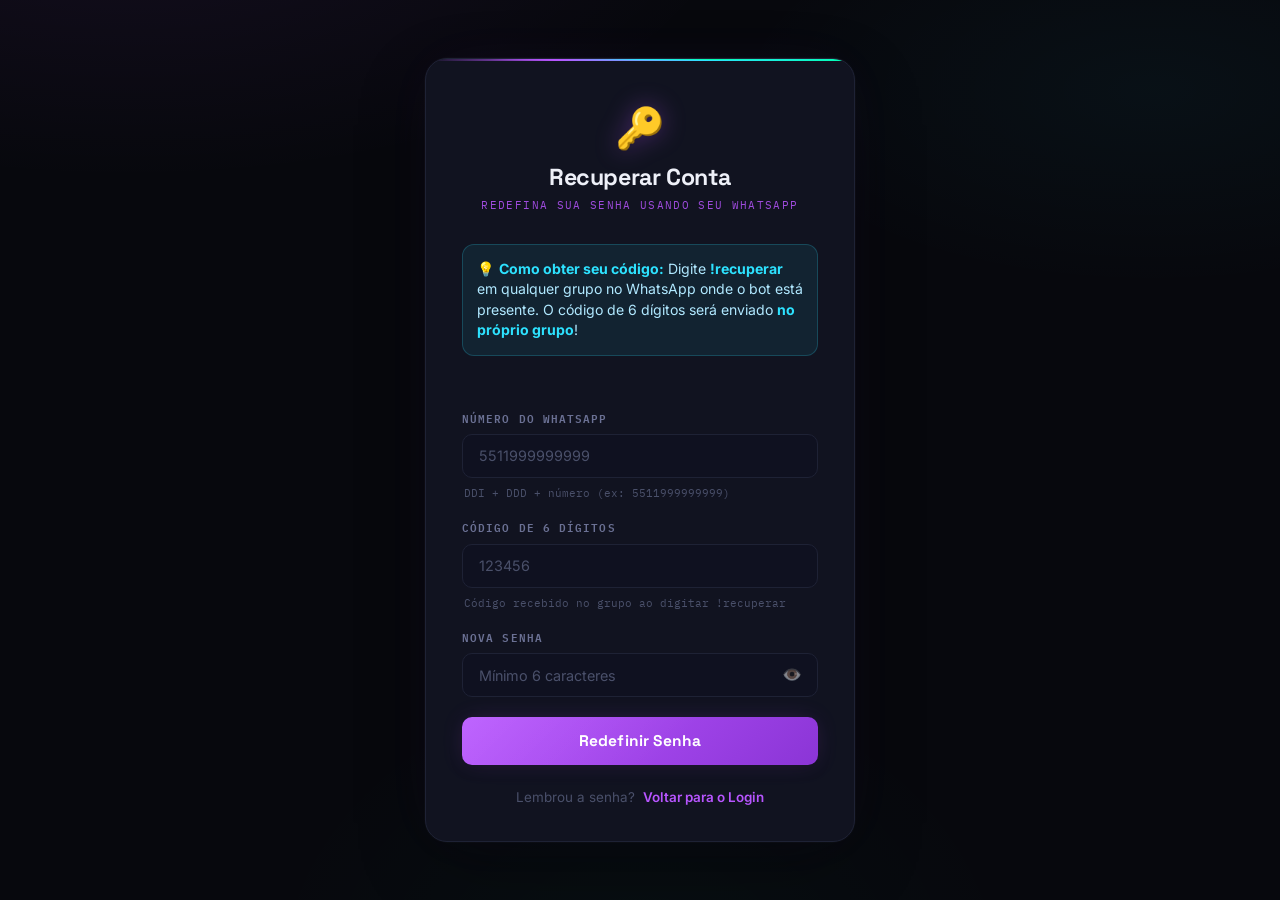
<file: recuperar.html>
<!DOCTYPE html>
<html lang="pt-BR">
<head>
  <meta charset="UTF-8" />
  <meta name="viewport" content="width=device-width, initial-scale=1.0" />
  <title>Recuperar Conta — Piroquinhas Bot</title>
  <link rel="stylesheet" href="login.css" />
  <style>
    .help-banner {
      background: rgba(45, 226, 255, 0.08);
      border: 1px solid rgba(45, 226, 255, 0.2);
      border-radius: 12px;
      padding: 14px;
      margin-bottom: 20px;
      font-size: 0.88rem;
      color: #b0e8ff;
      line-height: 1.45;
    }
    .help-banner strong {
      color: #2de2ff;
    }
  </style>
</head>
<body>
  <div class="auth-wrapper">
    <div class="auth-card">
      <div class="auth-brand">
        <span class="brand-emoji">🔑</span>
        <h1>Recuperar Conta</h1>
        <p class="brand-sub">Redefina sua senha usando seu WhatsApp</p>
      </div>

      <div class="help-banner">
        💡 <strong>Como obter seu código:</strong> Digite <strong>!recuperar</strong> em qualquer grupo no WhatsApp onde o bot está presente. O código de 6 dígitos será enviado <strong>no próprio grupo</strong>!
      </div>

      <form id="recuperarForm" novalidate>
        <div class="field-group">
          <label for="idWhatsApp">Número do WhatsApp</label>
          <input id="idWhatsApp" type="tel" placeholder="5511999999999"
            autocomplete="tel" maxlength="15" required />
          <span class="field-hint">DDI + DDD + número (ex: 5511999999999)</span>
        </div>

        <div class="field-group">
          <label for="codigo">Código de 6 dígitos</label>
          <input id="codigo" type="text" placeholder="123456"
            maxlength="6" autocomplete="one-time-code" required />
          <span class="field-hint">Código recebido no grupo ao digitar !recuperar</span>
        </div>

        <div class="field-group">
          <label for="novaSenha">Nova Senha</label>
          <div class="password-wrap">
            <input id="novaSenha" type="password" placeholder="Mínimo 6 caracteres"
              autocomplete="new-password" required />
            <button type="button" class="toggle-pw" aria-label="Mostrar senha" tabindex="-1">👁️</button>
          </div>
        </div>

        <div id="recuperarMsg" class="msg hidden"></div>

        <button type="submit" class="btn-primary" id="btnRecuperar">
          <span class="btn-label">Redefinir Senha</span>
          <span class="btn-spinner hidden">⏳</span>
        </button>
      </form>

      <p class="auth-footer">
        Lembrou a senha? <a href="login.html">Voltar para o Login</a>
      </p>
    </div>
  </div>

  <script>
    const API = window.location.hostname === 'localhost' || window.location.hostname === '127.0.0.1'
      ? 'http://localhost:3000/api'
      : 'https://whatsappbot2-130c.onrender.com/api';

    const form   = document.getElementById('recuperarForm');
    const btn    = document.getElementById('btnRecuperar');
    const msgBox = document.getElementById('recuperarMsg');

    document.querySelector('.toggle-pw').addEventListener('click', () => {
      const inp = document.getElementById('novaSenha');
      const show = inp.type === 'password';
      inp.type = show ? 'text' : 'password';
      document.querySelector('.toggle-pw').textContent = show ? '🙈' : '👁️';
    });

    function setLoading(on) {
      btn.disabled = on;
      btn.querySelector('.btn-label').classList.toggle('hidden', on);
      btn.querySelector('.btn-spinner').classList.toggle('hidden', !on);
    }

    function showMsg(text, isError = true) {
      msgBox.textContent = text;
      msgBox.className = `msg ${isError ? 'msg--error' : 'msg--info'}`;
      msgBox.classList.remove('hidden');
    }

    form.addEventListener('submit', async (e) => {
      e.preventDefault();
      msgBox.classList.add('hidden');

      const idWhatsApp = document.getElementById('idWhatsApp').value.trim();
      const codigo     = document.getElementById('codigo').value.trim();
      const novaSenha  = document.getElementById('novaSenha').value;

      if (!idWhatsApp || !codigo || !novaSenha) {
        showMsg('Preencha todos os campos.');
        return;
      }

      if (novaSenha.length < 6) {
        showMsg('A nova senha deve ter pelo menos 6 caracteres.');
        return;
      }

      setLoading(true);
      try {
        const res = await fetch(`${API}/auth/recuperar`, {
          method: 'POST',
          headers: { 'Content-Type': 'application/json' },
          body: JSON.stringify({ idWhatsApp, codigo, novaSenha }),
        });

        const data = await res.json();

        if (!res.ok) {
          showMsg(data.error || 'Erro ao redefinir senha.');
          return;
        }

        showMsg('✅ ' + (data.message || 'Senha redefinida com sucesso! Redirecionando...'), false);
        setTimeout(() => {
          window.location.replace('login.html');
        }, 2000);

      } catch {
        showMsg('Não foi possível conectar ao servidor. Tente novamente em instantes.');
      } finally {
        setLoading(false);
      }
    });
  </script>
</body>
</html>
</file>
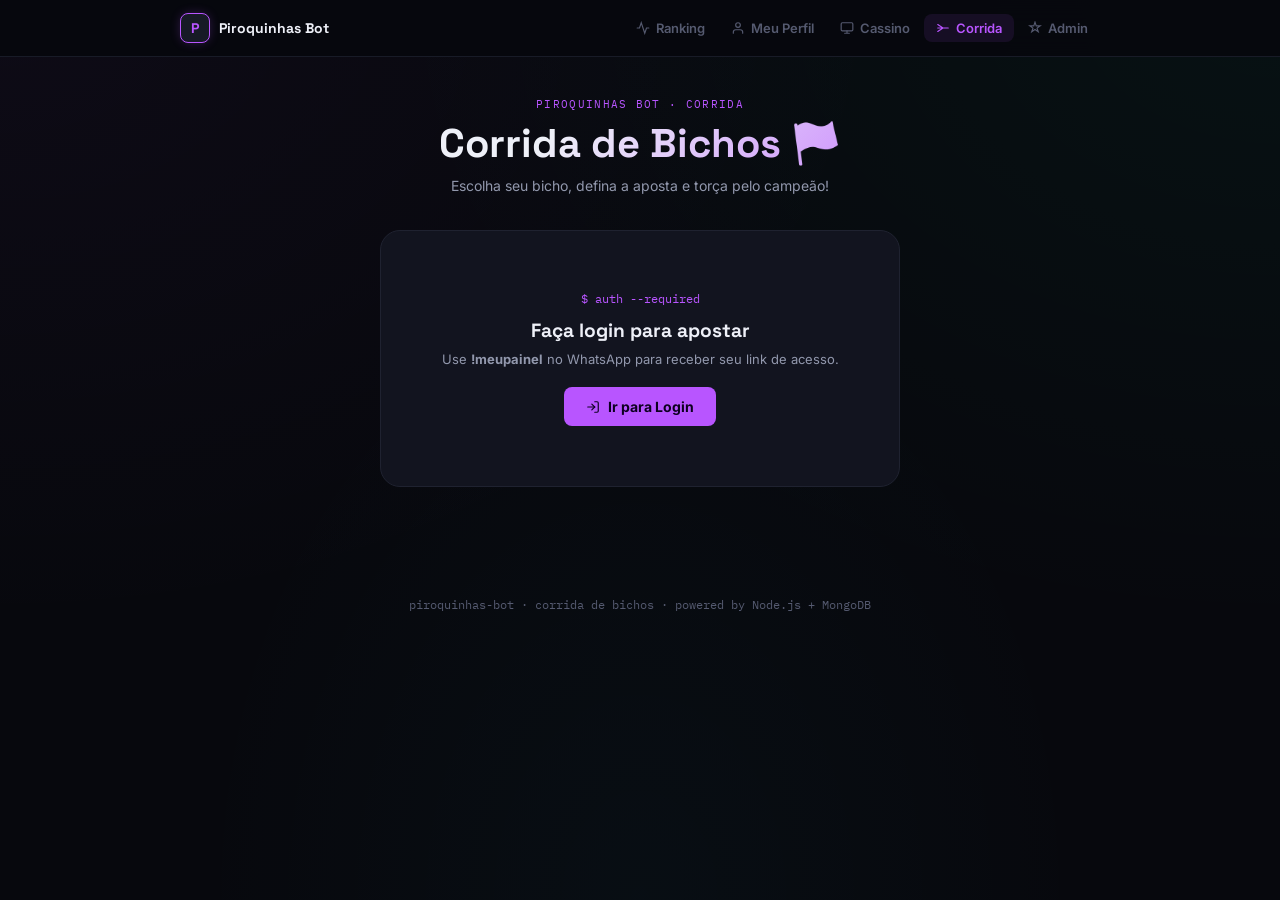
<file: Jogos/corrida.html>
<!DOCTYPE html>
<html lang="pt-BR">
<head>
  <meta charset="UTF-8" />
  <meta name="viewport" content="width=device-width, initial-scale=1.0" />
  <title>Corrida — Piroquinhas Bot</title>
  <link rel="preconnect" href="https://fonts.googleapis.com" />
  <link rel="preconnect" href="https://fonts.gstatic.com" crossorigin />
  <link href="https://fonts.googleapis.com/css2?family=Space+Grotesk:wght@500;600;700&family=Inter:wght@400;500;600&family=IBM+Plex+Mono:wght@500;600&display=swap" rel="stylesheet" />
  <link rel="stylesheet" href="../index.css" />
  <link rel="stylesheet" href="corrida.css" />
  <style>
    /* fallback: garante variáveis mesmo se index.css não carregar */
    :root {
      --bg-base:      #07080d;
      --bg-surface:   #0d0f17;
      --bg-card:      #12141f;
      --bg-elevated:  #171a26;
      --border:       #1f2230;
      --border-soft:  #181b27;
      --text-primary:   #eef0f8;
      --text-secondary: #9298ad;
      --text-dim:       #555a70;
      --mint:        #00ffb0;
      --mint-soft:   #00ffb018;
      --mint-glow:   #00ffb055;
      --purple:      #b855ff;
      --purple-soft: #b855ff18;
      --purple-glow: #b855ff55;
      --blue:        #2de2ff;
      --blue-soft:   #2de2ff18;
      --blue-glow:   #2de2ff55;
      --gold:        #ffd060;
      --silver:      #c0cfe0;
      --bronze:      #e8956d;
      --red:         #ff3b6e;
      --red-soft:    #ff3b6e18;
      --font-display: 'Space Grotesk', system-ui, sans-serif;
      --font-body:    'Inter', system-ui, sans-serif;
      --font-mono:    'IBM Plex Mono', ui-monospace, monospace;
      --radius-sm:  8px;
      --radius-md:  14px;
      --radius-lg:  20px;
    }
  </style>
</head>

<body>

<!-- ══════════ NAV ══════════ -->
<nav class="top-nav">
  <div class="nav-inner">
    <a href="../index.html" class="nav-brand">
      <div class="nav-brand-mark">P</div>
      <span class="nav-brand-name">Piroquinhas Bot</span>
    </a>
    <ul class="nav-links">
      <li>
        <a href="../index.html">
          <svg viewBox="0 0 24 24" fill="none" stroke="currentColor" stroke-width="2" stroke-linecap="round"><polyline points="22 12 18 12 15 21 9 3 6 12 2 12"/></svg>
          <span>Ranking</span>
        </a>
      </li>
      <li>
        <a href="../perfil.html">
          <svg viewBox="0 0 24 24" fill="none" stroke="currentColor" stroke-width="2" stroke-linecap="round"><path d="M20 21v-2a4 4 0 0 0-4-4H8a4 4 0 0 0-4 4v2"/><circle cx="12" cy="7" r="4"/></svg>
          <span>Meu Perfil</span>
        </a>
      </li>
      <li>
        <a href="../cassino.html">
          <svg viewBox="0 0 24 24" fill="none" stroke="currentColor" stroke-width="2" stroke-linecap="round"><rect x="2" y="3" width="20" height="14" rx="2"/><path d="M8 21h8M12 17v4"/></svg>
          <span>Cassino</span>
        </a>
      </li>
      <li>
        <a href="corrida.html" class="active">
          <svg viewBox="0 0 24 24" fill="none" stroke="currentColor" stroke-width="2" stroke-linecap="round"><path d="M3 12h18M3 6l9 6-9 6"/></svg>
          <span>Corrida</span>
        </a>
      </li>
      <li>
        <a href="../admin.html">
          <svg viewBox="0 0 24 24" fill="none" stroke="currentColor" stroke-width="2" stroke-linecap="round"><path d="M12 2l2.09 6.26H21l-5.47 3.97 2.09 6.26L12 14.52l-5.62 3.97 2.09-6.26L3 8.26h6.91z"/></svg>
          <span>Admin</span>
        </a>
      </li>
    </ul>
  </div>
</nav>

<!-- ══════════ HERO ══════════ -->
<section class="hero">
  <p class="hero-eyebrow">Piroquinhas Bot · Corrida</p>
  <h1 class="hero-title">Corrida de Bichos 🏁</h1>
  <p class="hero-sub">Escolha seu bicho, defina a aposta e torça pelo campeão!</p>
</section>

<!-- ══════════ MAIN ══════════ -->
<div class="corrida-wrap">

  <!-- LOGIN GATE -->
  <div class="login-gate" id="login-gate">
    <span class="glyph">$ auth --required</span>
    <h3>Faça login para apostar</h3>
    <p>Use <strong>!meupainel</strong> no WhatsApp para receber seu link de acesso.</p>
    <a href="perfil.html" class="btn-primary">
      <svg width="14" height="14" viewBox="0 0 24 24" fill="none" stroke="currentColor" stroke-width="2" stroke-linecap="round"><path d="M15 3h4a2 2 0 0 1 2 2v14a2 2 0 0 1-2 2h-4"/><polyline points="10 17 15 12 10 7"/><line x1="15" y1="12" x2="3" y2="12"/></svg>
      Ir para Login
    </a>
  </div>

  <!-- ÁREA DA CORRIDA -->
  <div id="corrida-area" style="display:none">

    <!-- Seletor de grupo + saldo -->
    <div class="group-selector-card">
      <label for="grupo-select">Apostar no grupo</label>
      <div class="group-select-wrap">
        <select id="grupo-select">
          <option value="">Carregando seus grupos…</option>
        </select>
      </div>
      <div class="saldo-chip" id="saldo-chip" style="display:none">
        <span>💰 Saldo disponível</span>
        <strong id="saldo-val">— gold</strong>
      </div>
    </div>

    <!-- Área principal da corrida -->
    <div class="corrida-card" id="corrida-card" style="display:none">
      <div class="corrida-card-header">
        <div class="corrida-title">🏁 Corrida de Bichos</div>
        <span class="status-pill" id="status-pill">aguardando</span>
      </div>

      <!-- Pista de corrida -->
      <div class="pista-wrap" id="pista-wrap">
        <div class="pista" id="pista">
          <!-- linhas geradas via JS -->
        </div>
        <div class="meta-flag">🏁</div>
      </div>

      <!-- Status -->
      <div class="corrida-status" id="corrida-status">Escolha um bicho e aposte para começar!</div>

      <!-- Resultado -->
      <div class="corrida-result" id="corrida-result">
        <div class="corrida-result-title" id="result-title"></div>
        <div class="corrida-result-grid">
          <div class="corrida-result-item">
            <span>Aposta</span>
            <strong id="result-aposta">—</strong>
          </div>
          <div class="corrida-result-item gold-val">
            <span>Odds</span>
            <strong id="result-odds">—</strong>
          </div>
          <div class="corrida-result-item mint-val" id="result-premio-wrap">
            <span>Prêmio</span>
            <strong id="result-premio">—</strong>
          </div>
          <div class="corrida-result-item gold-val">
            <span>Novo Saldo</span>
            <strong id="result-saldo">—</strong>
          </div>
        </div>
      </div>

      <!-- Escolha de bicho -->
      <div class="bicho-selector" id="bicho-selector">
        <p class="bicho-label">Escolha seu corredor:</p>
        <div class="bichos-grid" id="bichos-grid">
          <!-- cards gerados via JS -->
        </div>
      </div>

      <!-- Aposta -->
      <div class="aposta-row">
        <div class="aposta-input-wrap">
          <input
            type="number"
            id="aposta-input"
            placeholder="Valor da aposta…"
            min="1"
            max="100000"
          />
        <p class="aposta-hint" id="aposta-hint"></p>
        </div>
        <button class="btn-correr" id="btn-correr" disabled>
          🏁 Apostar
        </button>
      </div>

      <!-- Quick bets -->
      <div class="quick-bets">
        <button class="quick-bet" data-val="50">50</button>
        <button class="quick-bet" data-val="100">100</button>
        <button class="quick-bet" data-val="500">500</button>
        <button class="quick-bet" data-val="1000">1k</button>
        <button class="quick-bet" data-val="5000">5k</button>
        <button class="quick-bet" data-val="max">MAX</button>
        <button class="quick-bet repeat-bet" id="btn-repeat" data-val="repeat" style="display:none">🔁 Repetir</button>
      </div>

      <!-- Contador de sessão -->
      <div class="session-stats" id="session-stats" style="display:none">
        <div class="session-stat">
          <span>Corridas</span>
          <strong id="stat-corridas-val">0</strong>
        </div>
        <div class="session-stat pos">
          <span>Ganhos</span>
          <strong id="stat-ganhos-val">0 gold</strong>
        </div>
        <div class="session-stat neg">
          <span>Perdas</span>
          <strong id="stat-perdas-val">0 gold</strong>
        </div>
      </div>
    </div>

    <!-- Tabela de odds -->
    <div class="odds-card" id="odds-card" style="display:none">
      <div class="odds-title">Tabela de Odds</div>
      <div id="odds-rows"></div>
      <p class="odds-tip">⚡ Bichos mais lentos pagam mais, mas ganham com menos frequência!</p>
    </div>

    <!-- Histórico -->
    <div class="history-card" id="history-card" style="display:none">
      <div class="history-title">Histórico da Sessão</div>
      <div class="history-list" id="history-list">
        <div class="history-empty">Nenhuma corrida ainda.</div>
      </div>
    </div>

  </div><!-- /corrida-area -->

</div><!-- /corrida-wrap -->

<div id="toast"></div>

<footer>piroquinhas-bot · corrida de bichos · powered by Node.js + MongoDB</footer>

<script>
const API = 'https://whatsappbot2-s3dx.onrender.com/api';

const BICHOS = [
  { idx: 0, nome: '🐎 Cavalo',    emoji: '🐎', odds: 2.0, velocidade: 9, cor: '#2de2ff' },
  { idx: 1, nome: '🐅 Tigre',     emoji: '🐅', odds: 2.5, velocidade: 8, cor: '#e8956d' },
  { idx: 2, nome: '🦊 Raposa',    emoji: '🦊', odds: 3.0, velocidade: 7, cor: '#ffd060' },
  { idx: 3, nome: '🐕 Cachorro',  emoji: '🐕', odds: 3.5, velocidade: 6, cor: '#b855ff' },
  { idx: 4, nome: '🐗 Javali',    emoji: '🐗', odds: 4.0, velocidade: 5, cor: '#00ffb0' },
  { idx: 5, nome: '🐢 Tartaruga', emoji: '🐢', odds: 8.0, velocidade: 2, cor: '#7fff6e' },
];

const PISTA_LEN = 18;

/* ══════════════════════════════════════════════════════
   UTILS
══════════════════════════════════════════════════════ */
function $(id) { return document.getElementById(id); }

let toastTimer;
function showToast(msg, tipo = 'normal') {
  const t = $('toast');
  if (!t) return;
  t.textContent = msg;
  t.style.borderColor = tipo === 'win' ? 'var(--mint)' : tipo === 'lose' ? 'var(--red)' : 'var(--purple)';
  t.classList.add('show');
  clearTimeout(toastTimer);
  toastTimer = setTimeout(() => t.classList.remove('show'), 2800);
}

function fmtNum(n) {
  return n != null ? Number(n).toLocaleString('pt-BR') : '—';
}

function getJwt() {
  return localStorage.getItem('jwt') || sessionStorage.getItem('piro_jwt') || null;
}


/* ══════════════════════════════════════════════════════
   ESTADO
══════════════════════════════════════════════════════ */
let saldoAtual      = 0;
let grupoAtual      = null;
let correndo        = false;
let bichoEscolhido  = null;
let ultimaAposta    = null;
let sessaoCorridas  = 0;
let sessaoGanhos    = 0;
let sessaoPerdas    = 0;
let sessionHistory  = [];

/* ══════════════════════════════════════════════════════
   PISTA — RENDER
══════════════════════════════════════════════════════ */
function buildPista() {
  const pista = $('pista');
  if (!pista) return;
  pista.innerHTML = BICHOS.map((b, i) => `
    <div class="pista-linha" id="linha-${i}">
      <span class="bicho-nome-pista">${b.nome.split(' ')[1]}</span>
      <div class="trilha" id="trilha-${i}">
        <div class="trilha-fill" id="fill-${i}" style="background:${b.cor}"></div>
        <span class="bicho-icon" id="icon-${i}" style="left:0%">${b.emoji}</span>
      </div>
    </div>
  `).join('');
}

function setPosicao(idx, pct) {
  const icon = $(`icon-${idx}`);
  const fill = $(`fill-${idx}`);
  if (icon) icon.style.left  = Math.min(pct, 92) + '%';
  if (fill) fill.style.width = Math.min(pct, 92) + '%';
}

function resetPista() {
  BICHOS.forEach((_, i) => {
    setPosicao(i, 0);
    const linha = $(`linha-${i}`);
    if (linha) linha.classList.remove('linha-vencedor', 'linha-perdedor');
    const icon = $(`icon-${i}`);
    if (icon) { icon.style.filter = ''; icon.style.transform = ''; }
  });
}

function animarCorrida(vencedorIdx, escolhaIdx) {
  return new Promise(resolve => {
    const FRAMES  = 30;
    const DELAY   = 90;
    let   frame   = 0;

    const pos = BICHOS.map(() => 0);

    const tick = setInterval(() => {
      frame++;
      const progresso = frame / FRAMES;

      BICHOS.forEach((b, i) => {
        if (frame < FRAMES) {
          const base  = (b.velocidade / 10) * progresso * 85;
          const ruido = Math.random() * 8;
          pos[i] = Math.min(base + ruido, 88);
        } else {
          pos[i] = i === vencedorIdx ? 95 : Math.min(pos[i], 80);
        }
        setPosicao(i, pos[i]);
      });

      if (frame >= FRAMES) {
        clearInterval(tick);

        BICHOS.forEach((_, i) => {
          const linha = $(`linha-${i}`);
          const icon  = $(`icon-${i}`);
          if (i === vencedorIdx) {
            if (linha) linha.classList.add('linha-vencedor');
            if (icon)  icon.style.transform = 'scale(1.3)';
          } else {
            if (linha) linha.classList.add('linha-perdedor');
          }
        });

        resolve();
      }
    }, DELAY);
  });
}

/* ══════════════════════════════════════════════════════
   SELEÇÃO DE BICHO
══════════════════════════════════════════════════════ */
function buildBichosGrid() {
  const grid = $('bichos-grid');
  if (!grid) return;

  grid.innerHTML = BICHOS.map(b => {
    const raridade = b.odds >= 8 ? 'lendario' : b.odds >= 4 ? 'raro' : b.odds >= 3 ? 'incomum' : 'comum';
    const rarLabel = b.odds >= 8 ? 'lendário' : b.odds >= 4 ? 'azarão' : b.odds >= 3 ? 'incomum' : 'favorito';
    return `
      <button class="bicho-card" data-idx="${b.idx}">
        <span class="bicho-card-check">✓</span>
        <div class="bicho-emoji">${b.emoji}</div>
        <div class="bicho-info">
          <span class="bicho-card-nome">${b.nome.replace(/^\S+\s/, '')}</span>
          <span class="odds-badge odds-${raridade}">${b.odds}x</span>
        </div>
        <span class="rarity-label rarity-${raridade}">${rarLabel}</span>
      </button>
    `;
  }).join('');
}

function selecionarBicho(idx) {
  if (correndo) return;
  bichoEscolhido = idx;

  document.querySelectorAll('.bicho-card').forEach(c => {
    c.classList.toggle('selected', parseInt(c.dataset.idx) === idx);
  });

  const btnCorrer = $('btn-correr');
  if (btnCorrer && grupoAtual) btnCorrer.disabled = false;

  const pill = $('status-pill');
  if (pill) {
    pill.className   = 'status-pill';
    pill.textContent = `${BICHOS[idx].emoji} selecionado`;
  }

  $('corrida-status').textContent = `${BICHOS[idx].emoji} ${BICHOS[idx].nome} selecionado! Defina a aposta e aposte.`;
  $('corrida-status').className   = 'corrida-status';
}

/* ══════════════════════════════════════════════════════
   TABELA DE ODDS
══════════════════════════════════════════════════════ */
function buildOddsTable() {
  const wrap = $('odds-rows');
  if (!wrap) return;
  wrap.innerHTML = BICHOS.map(b => {
    const pct = Math.round((b.velocidade / 9) * 100);
    return `
      <div class="odds-row">
        <span class="odds-emoji">${b.emoji}</span>
        <span class="odds-nome">${b.nome.replace(/^\S+\s/, '')}</span>
        <div class="odds-bar-wrap">
          <div class="odds-bar" style="width:${pct}%;background:${b.cor}"></div>
        </div>
        <span class="odds-mult">${b.odds}x</span>
      </div>
    `;
  }).join('');
}

/* ══════════════════════════════════════════════════════
   RESULTADO
══════════════════════════════════════════════════════ */
function mostrarResultado(data) {
  const { vencedorIdx, escolhaIdx, ganhou, premio, lucroLiq, aposta, saldoFinal } = data;
  const vencedor = BICHOS[vencedorIdx];
  const escolha  = BICHOS[escolhaIdx];
  const sinal    = lucroLiq >= 0 ? '+' : '';

  const pill = $('status-pill');
  if (pill) {
    pill.className   = 'status-pill ' + (ganhou ? 'pill-win' : 'pill-lose');
    pill.textContent = ganhou ? 'vitória! 🎉' : 'derrota 😢';
  }

  const titleEl = $('result-title');
  titleEl.className = 'corrida-result-title ' + (ganhou ? 'win' : 'lose');
  titleEl.textContent = ganhou
    ? `🎉 Vitória! ${vencedor.emoji} ${vencedor.nome.replace(/^\S+\s/, '')} venceu! (${escolha.odds}x)`
    : `❌ Derrota! ${vencedor.emoji} ${vencedor.nome.replace(/^\S+\s/, '')} venceu.`;

  $('result-aposta').textContent = fmtNum(aposta) + ' gold';
  $('result-odds').textContent   = escolha.odds + 'x';
  $('result-premio').textContent = premio > 0 ? '+' + fmtNum(premio) + ' gold' : '—';
  $('result-saldo').textContent  = fmtNum(saldoFinal) + ' gold';

  const premioWrap = $('result-premio-wrap');
  premioWrap.className = 'corrida-result-item ' + (premio > 0 ? 'mint-val' : 'red-val');

  const resultEl = $('corrida-result');
  resultEl.classList.remove('result-win', 'result-lose');
  resultEl.classList.add('show', ganhou ? 'result-win' : 'result-lose');

  const statusEl = $('corrida-status');
  statusEl.textContent = ganhou
    ? `${sinal}${fmtNum(lucroLiq)} gold 🎉`
    : `-${fmtNum(aposta)} gold 😢`;
  statusEl.className = 'corrida-status ' + (ganhou ? 'win' : 'lose');

  saldoAtual = saldoFinal;
  $('saldo-val').textContent = fmtNum(saldoFinal) + ' gold';

  const sel = $('grupo-select');
  if (sel.selectedIndex >= 0) {
    sel.options[sel.selectedIndex].dataset.gold = saldoFinal;
    sel.options[sel.selectedIndex].text =
      sel.options[sel.selectedIndex].text.replace(/— [\d.,]+ 💰/, `— ${fmtNum(saldoFinal)} 💰`);
  }

  addHistory(data);
  atualizarSessao(lucroLiq, aposta);

  tocarSom(ganhou ? 'vitoria' : 'derrota');
}

/* ══════════════════════════════════════════════════════
   HISTÓRICO
══════════════════════════════════════════════════════ */
function addHistory(data) {
  const { vencedorIdx, escolhaIdx, lucroLiq, aposta } = data;
  sessionHistory.unshift({
    vencedor: BICHOS[vencedorIdx].emoji,
    escolha:  BICHOS[escolhaIdx].emoji,
    lucroLiq,
    aposta,
  });
  if (sessionHistory.length > 20) sessionHistory.pop();

  const list = $('history-list');
  if (!list) return;

  list.innerHTML = sessionHistory.map(h => `
    <div class="history-item">
      <span class="history-symbols">Aposta: ${h.escolha} · Venceu: ${h.vencedor}</span>
      <span class="history-val ${h.lucroLiq >= 0 ? 'pos' : 'neg'}">
        ${h.lucroLiq >= 0 ? '+' : ''}${fmtNum(h.lucroLiq)} gold
      </span>
    </div>
  `).join('');
}

/* ══════════════════════════════════════════════════════
   SESSÃO
══════════════════════════════════════════════════════ */
function atualizarSessao(lucroLiq, aposta) {
  sessaoCorridas++;
  if (lucroLiq > 0) sessaoGanhos += lucroLiq;
  else              sessaoPerdas += aposta;

  $('session-stats').style.display = 'grid';
  $('stat-corridas-val').textContent = sessaoCorridas;
  $('stat-ganhos-val').textContent   = fmtNum(sessaoGanhos) + ' gold';
  $('stat-perdas-val').textContent   = fmtNum(sessaoPerdas) + ' gold';

  ultimaAposta = aposta;
  const btnRepeat = $('btn-repeat');
  if (btnRepeat) {
    btnRepeat.style.display = 'inline-flex';
    btnRepeat.textContent   = `🔁 ${fmtNum(aposta)}`;
  }
}

/* ══════════════════════════════════════════════════════
   SOM
══════════════════════════════════════════════════════ */
let _audioCtx = null;
function getAudioCtx() {
  if (!_audioCtx) _audioCtx = new (window.AudioContext || window.webkitAudioContext)();
  return _audioCtx;
}

function tocarSom(tipo) {
  try {
    const ctx = getAudioCtx();
    if (tipo === 'vitoria') {
      const notas = [523, 659, 784, 1047, 1319];
      notas.forEach((freq, i) => {
        const osc  = ctx.createOscillator();
        const gain = ctx.createGain();
        osc.connect(gain); gain.connect(ctx.destination);
        osc.frequency.value = freq;
        osc.type = 'triangle';
        const t = ctx.currentTime + i * 0.1;
        gain.gain.setValueAtTime(0.18, t);
        gain.gain.exponentialRampToValueAtTime(0.001, t + 0.22);
        osc.start(t); osc.stop(t + 0.22);
      });
    } else {
      const osc  = ctx.createOscillator();
      const gain = ctx.createGain();
      osc.connect(gain); gain.connect(ctx.destination);
      osc.frequency.value = 140;
      osc.type = 'sawtooth';
      gain.gain.setValueAtTime(0.1, ctx.currentTime);
      gain.gain.exponentialRampToValueAtTime(0.001, ctx.currentTime + 0.3);
      osc.start(); osc.stop(ctx.currentTime + 0.3);
    }
  } catch {}
}

/* ══════════════════════════════════════════════════════
   APOSTAR
══════════════════════════════════════════════════════ */
async function apostar() {
  if (correndo || !grupoAtual) return;

  const jwt    = getJwt();
  if (!jwt) {
    showToast('Sessão expirada. Faça login novamente.', 'lose');
    setTimeout(() => { window.location.href = 'perfil.html'; }, 1500);
    return;
  }

  // Sanitiza aposta: força inteiro positivo, ignora qualquer manipulação
  const apostaRaw = parseInt($('aposta-input').value, 10);
  const aposta    = Number.isFinite(apostaRaw) ? Math.abs(Math.floor(apostaRaw)) : 0;

  // Sanitiza bicho: só aceita índices válidos do array BICHOS
  const escolha = Number.isInteger(bichoEscolhido) && bichoEscolhido >= 0 && bichoEscolhido < BICHOS.length
    ? bichoEscolhido
    : null;

  const hint = $('aposta-hint');
  const inp  = $('aposta-input');

  if (escolha === null) { showToast('Escolha um bicho antes de apostar!'); return; }
  if (aposta < 10)      { hint.textContent = 'Mínimo: 10 gold'; inp.classList.add('err'); return; }
  if (aposta > saldoAtual) { hint.textContent = 'Saldo insuficiente'; inp.classList.add('err'); return; }
  if (aposta > 100_000) { hint.textContent = 'Máximo: 100.000 gold'; inp.classList.add('err'); return; }
  hint.textContent = ''; inp.classList.remove('err');

  correndo = true;
  const btnCorrer = $('btn-correr');
  btnCorrer.disabled    = true;
  btnCorrer.textContent = '⏳ Correndo…';

  const pill = $('status-pill');
  if (pill) { pill.className = 'status-pill pill-running'; pill.textContent = 'largaram! 🚀'; }

  $('corrida-result').classList.remove('show', 'result-win', 'result-lose');
  $('corrida-status').textContent = 'Largaram! 🚀';
  $('corrida-status').className   = 'corrida-status';

  resetPista();

  let apiData = null;
  const [res] = await Promise.all([
    fetch(`${API}/corrida/apostar`, {
      method:  'POST',
      headers: { 'Content-Type': 'application/json', Authorization: `Bearer ${jwt}` },
      body: JSON.stringify({ idGrupo: grupoAtual, escolha: bichoEscolhido, aposta }),
    }).then(r => r.json().then(d => ({ ok: r.ok, status: r.status, data: d }))),
    new Promise(r => setTimeout(r, 500)),
  ]);

  if (!res.ok) {
    correndo = false;
    btnCorrer.disabled  = false;
    btnCorrer.textContent = '🏁 Apostar';
    if (res.status === 401) {
      sessionStorage.removeItem('piro_jwt');
      showToast('Sessão expirada. Faça login novamente.', 'lose');
      setTimeout(() => { window.location.href = 'perfil.html'; }, 2000);
    } else {
      showToast(res.data?.error || 'Erro ao apostar!', 'lose');
    }
    return;
  }

  apiData = res.data;

  await animarCorrida(apiData.vencedorIdx, bichoEscolhido);

  mostrarResultado({ ...apiData, escolhaIdx: bichoEscolhido });

  correndo = false;
  btnCorrer.disabled  = false;
  btnCorrer.textContent = '🏁 Apostar';

  showToast(
    apiData.ganhou
      ? `+${fmtNum(apiData.lucroLiq)} gold! 🎉`
      : `-${fmtNum(apiData.aposta)} gold 😢`,
    apiData.ganhou ? 'win' : 'lose'
  );
}

/* ══════════════════════════════════════════════════════
   AUTH
══════════════════════════════════════════════════════ */
function checkAuth() {
  const jwt = getJwt();
  if (!jwt) {
    $('login-gate').style.display   = 'block';
    $('corrida-area').style.display = 'none';
    return false;
  }
  $('login-gate').style.display   = 'none';
  $('corrida-area').style.display = 'block';
  return true;
}

/* ══════════════════════════════════════════════════════
   GRUPOS
══════════════════════════════════════════════════════ */
async function carregarGrupos() {
  const jwt = getJwt();
  const sel = $('grupo-select');
  if (!sel) return;
  try {
    const res  = await fetch(`${API}/user/grupos`, { headers: { Authorization: `Bearer ${jwt}` } });
    const data = await res.json();
    if (!res.ok || !data.grupos?.length) {
      sel.innerHTML = '<option value="">Nenhum grupo encontrado</option>';
      return;
    }
    sel.innerHTML =
      '<option value="">Selecione um grupo…</option>' +
      data.grupos
        .sort((a, b) => (b.gold ?? 0) - (a.gold ?? 0))
        .map(g => `<option value="${g.jid}" data-gold="${g.gold ?? 0}">${g.nome} — ${fmtNum(g.gold ?? 0)} 💰</option>`)
        .join('');
  } catch {
    sel.innerHTML = '<option value="">Erro ao carregar grupos</option>';
  }
}

function onGrupoChange() {
  const sel    = $('grupo-select');
  const opt    = sel.options[sel.selectedIndex];
  grupoAtual   = sel.value || null;
  saldoAtual   = grupoAtual ? parseInt(opt.dataset.gold || '0', 10) : 0;

  const show = !!grupoAtual;

  $('saldo-chip').style.display     = show ? 'flex' : 'none';
  $('corrida-card').style.display   = show ? 'block' : 'none';
  $('odds-card').style.display      = show ? 'block' : 'none';
  $('history-card').style.display   = show ? 'block' : 'none';

  if (show) {
    sessaoCorridas = 0; sessaoGanhos = 0; sessaoPerdas = 0; ultimaAposta = null;
    bichoEscolhido = null;
    $('session-stats').style.display = 'none';
    const btnRepeat = $('btn-repeat');
    if (btnRepeat) btnRepeat.style.display = 'none';

    $('saldo-val').textContent = fmtNum(saldoAtual) + ' gold';
    $('btn-correr').disabled   = true;
    $('corrida-status').textContent = 'Escolha um bicho e aposte para começar!';
    $('corrida-status').className   = 'corrida-status';
    $('corrida-result').classList.remove('show', 'result-win', 'result-lose');

    const pill = $('status-pill');
    if (pill) { pill.className = 'status-pill'; pill.textContent = 'aguardando'; }

    document.querySelectorAll('.bicho-card').forEach(c => c.classList.remove('selected'));
    resetPista();
  }
}

/* ══════════════════════════════════════════════════════
   EVENTOS
══════════════════════════════════════════════════════ */
$('grupo-select')?.addEventListener('change', onGrupoChange);
$('btn-correr')?.addEventListener('click', apostar);
$('aposta-input')?.addEventListener('keydown', e => { if (e.key === 'Enter') apostar(); });
$('aposta-input')?.addEventListener('input', () => {
  $('aposta-hint').textContent = '';
  $('aposta-input').classList.remove('err');
  const v = parseInt($('aposta-input').value, 10);
  document.querySelectorAll('.quick-bet').forEach(b => {
    const bv = parseInt(b.dataset.val, 10);
    b.classList.toggle('active', bv === v);
  });
});

document.addEventListener('click', e => {
  const card = e.target.closest('.bicho-card');
  if (card) {
    const idx = parseInt(card.dataset.idx, 10);
    if (Number.isInteger(idx) && idx >= 0 && idx < BICHOS.length) {
      selecionarBicho(idx);
    }
  }
});

document.querySelectorAll('.quick-bet').forEach(btn => {
  btn.addEventListener('click', () => {
    const val   = btn.dataset.val;
    const input = $('aposta-input');
    if (!input) return;
    if (val === 'max') {
      input.value = Math.max(0, Math.floor(saldoAtual));
    } else if (val === 'repeat' && ultimaAposta) {
      input.value = Math.min(Math.abs(Math.floor(ultimaAposta)), saldoAtual);
    } else {
      const v = parseInt(val, 10);
      if (Number.isFinite(v) && v > 0) input.value = Math.min(v, saldoAtual);
    }
    $('aposta-hint').textContent = '';
    $('aposta-input').classList.remove('err');
    document.querySelectorAll('.quick-bet').forEach(b => b.classList.toggle('active', b === btn));
  });
});

/* ══════════════════════════════════════════════════════
   INIT
══════════════════════════════════════════════════════ */
(async function init() {
  buildPista();
  buildBichosGrid();
  buildOddsTable();

  const params     = new URLSearchParams(window.location.search);
  const tokenParam = params.get('token');
  if (tokenParam) {
    try {
      const res  = await fetch(`${API}/auth/token`, {
        method:  'POST',
        headers: { 'Content-Type': 'application/json' },
        body:    JSON.stringify({ token: tokenParam }),
      });
      const data = await res.json();
      if (res.ok && data.jwt) {
        sessionStorage.setItem('piro_jwt', data.jwt);
        history.replaceState(null, '', 'corrida.html');
      }
    } catch {}
  }

  if (!checkAuth()) return;
  await carregarGrupos();
})();
</script>

</body>
</html>
</file>
<file: index.css>
@import url('https://fonts.googleapis.com/css2?family=Space+Grotesk:wght@500;600;700&family=Inter:wght@400;500;600&family=IBM+Plex+Mono:wght@500;600&display=swap');

:root {
  --bg-base:      #07080d;
  --bg-surface:   #0d0f17;
  --bg-card:      #12141f;
  --bg-elevated:  #171a26;
  --border:       #1f2230;
  --border-soft:  #181b27;

  --text-primary:   #eef0f8;
  --text-secondary: #9298ad;
  --text-dim:       #555a70;

  --mint:        #00ffb0;
  --mint-soft:   #00ffb018;
  --mint-glow:   #00ffb055;

  --purple:      #b855ff;
  --purple-soft: #b855ff18;
  --purple-glow: #b855ff55;

  --blue:        #2de2ff;
  --blue-soft:   #2de2ff18;
  --blue-glow:   #2de2ff55;

  --gold:        #ffd060;
  --silver:      #c0cfe0;
  --bronze:      #e8956d;

  --red:         #ff3b6e;
  --red-soft:    #ff3b6e18;

  --font-display: 'Space Grotesk', system-ui, sans-serif;
  --font-body:    'Inter', system-ui, sans-serif;
  --font-mono:    'IBM Plex Mono', ui-monospace, monospace;

  --radius-sm:  8px;
  --radius-md:  14px;
  --radius-lg:  20px;
}

*, *::before, *::after { box-sizing: border-box; margin: 0; padding: 0; }
html { scroll-behavior: smooth; }

body {
  background: var(--bg-base);
  background-image:
    radial-gradient(ellipse at 0% 0%,   #b855ff0a 0%, transparent 50%),
    radial-gradient(ellipse at 100% 0%,  #00ffb00a 0%, transparent 50%),
    radial-gradient(ellipse at 50% 100%, #2de2ff07 0%, transparent 50%);
  background-attachment: fixed;
  color: var(--text-primary);
  font-family: var(--font-body);
  -webkit-font-smoothing: antialiased;
  min-height: 100vh;
}

* { -webkit-tap-highlight-color: transparent; }
::selection { background: var(--purple-soft); color: var(--text-primary); }
::-webkit-scrollbar { width: 6px; height: 6px; }
::-webkit-scrollbar-track { background: transparent; }
::-webkit-scrollbar-thumb { background: var(--border); border-radius: 6px; }

/* visible keyboard focus em qualquer elemento interativo */
a:focus-visible, button:focus-visible, input:focus-visible, select:focus-visible,
.rank-row:focus-visible, .podium-slot:focus-visible {
  outline: 2px solid var(--blue);
  outline-offset: 2px;
}

/* ── NAV ── */
nav.top-nav {
  position: sticky;
  top: 0;
  z-index: 40;
  background: #07080dee;
  backdrop-filter: blur(12px);
  border-bottom: 1px solid var(--border-soft);
}
.nav-inner {
  max-width: 960px;
  margin: 0 auto;
  padding: 0 20px;
  display: flex;
  align-items: center;
  justify-content: space-between;
  height: 56px;
  gap: 12px;
}
.nav-brand {
  display: flex;
  align-items: center;
  gap: 9px;
  text-decoration: none;
  flex-shrink: 0;
}
.nav-brand-mark {
  width: 30px; height: 30px;
  border-radius: 8px;
  background: var(--bg-elevated);
  border: 1px solid var(--purple);
  box-shadow: 0 0 12px -2px var(--purple-glow);
  display: flex; align-items: center; justify-content: center;
  font-family: var(--font-display);
  font-weight: 700; font-size: 14px;
  color: var(--purple);
}
.nav-brand-name {
  font-family: var(--font-display);
  font-size: 14px; font-weight: 700;
  color: var(--text-primary);
}
.nav-links { display: flex; gap: 2px; list-style: none; }
.nav-links a {
  display: flex; align-items: center; gap: 6px;
  padding: 6px 12px;
  border-radius: var(--radius-sm);
  font-size: 13px; font-weight: 600;
  color: var(--text-dim);
  text-decoration: none;
  transition: color .15s, background .15s;
  white-space: nowrap;
}
.nav-links a:hover  { color: var(--text-secondary); background: var(--bg-elevated); }
.nav-links a.active { color: var(--purple); background: var(--purple-soft); }
.nav-links svg { width: 14px; height: 14px; flex-shrink: 0; }

@media (max-width: 560px) {
  .nav-brand-name { display: none; }
  .nav-links a span { display: none; }
  .nav-links a { padding: 8px; }
}

/* ── LIVE PROGRESS BAR (enche durante o ciclo de 30s do modo "ao vivo") ── */
.live-progress-track {
  position: sticky;
  top: 56px;
  z-index: 39;
  height: 2px;
  background: transparent;
}
.live-progress {
  height: 100%;
  width: 0%;
  background: linear-gradient(90deg, var(--mint), var(--blue));
  box-shadow: 0 0 8px var(--mint-glow);
}

/* ── HERO ── */
.hero {
  max-width: 960px;
  margin: 0 auto;
  padding: 40px 20px 24px;
  text-align: center;
}
.hero-eyebrow {
  font-family: var(--font-mono);
  font-size: 11px;
  letter-spacing: .12em;
  color: var(--purple);
  text-transform: uppercase;
  margin-bottom: 10px;
}
.hero-title {
  font-family: var(--font-display);
  font-size: clamp(26px, 5vw, 40px);
  font-weight: 700;
  line-height: 1.15;
  background: linear-gradient(135deg, var(--text-primary) 40%, var(--purple) 100%);
  -webkit-background-clip: text;
  -webkit-text-fill-color: transparent;
  background-clip: text;
  margin-bottom: 10px;
}
.hero-sub {
  font-size: 14px;
  color: var(--text-secondary);
}

/* traço de pulso — assinatura visual da página */
.pulse-line {
  max-width: 480px;
  margin: 14px auto 0;
  opacity: .9;
}
.pulse-line svg { width: 100%; height: 34px; display: block; }
.pulse-line path {
  fill: none;
  stroke: var(--mint);
  stroke-width: 2;
  stroke-linecap: round;
  stroke-linejoin: round;
  filter: drop-shadow(0 0 6px var(--mint-glow));
  stroke-dasharray: 660;
  stroke-dashoffset: 660;
  animation: pulse-sweep 2.6s ease-in-out infinite;
}
@keyframes pulse-sweep {
  0%   { stroke-dashoffset: 660; }
  65%  { stroke-dashoffset: 0; }
  100% { stroke-dashoffset: 0; }
}

.hero-stats {
  display: flex;
  gap: 10px;
  justify-content: center;
  flex-wrap: wrap;
  margin: 22px 0 14px;
}
.stat-pill {
  display: flex; align-items: center; gap: 8px;
  padding: 8px 16px;
  background: var(--bg-card);
  border: 1px solid var(--border);
  border-radius: 30px;
  font-size: 13px;
}
.stat-pill strong {
  font-family: var(--font-mono);
  font-size: 15px;
  color: var(--purple);
}
.stat-pill span { color: var(--text-secondary); }

/* botão "ao vivo" — liga/desliga a atualização automática */
.live-badge {
  display: inline-flex; align-items: center; gap: 8px;
  padding: 8px 16px;
  border-radius: 30px;
  border: 1px solid var(--border);
  background: var(--bg-card);
  font-family: var(--font-mono);
  font-size: 12px; font-weight: 600;
  color: var(--text-dim);
  cursor: pointer;
  transition: border-color .15s, color .15s, background .15s;
}
.live-badge:hover { border-color: var(--mint); color: var(--text-secondary); }
.live-dot {
  width: 7px; height: 7px;
  border-radius: 50%;
  background: var(--text-dim);
  flex-shrink: 0;
  transition: background .2s;
}
.live-badge.active {
  border-color: var(--mint);
  color: var(--mint);
  background: var(--mint-soft);
}
.live-badge.active .live-dot {
  background: var(--mint);
  box-shadow: 0 0 8px var(--mint-glow);
  animation: live-pulse 1.4s ease-in-out infinite;
}
@keyframes live-pulse {
  0%, 100% { transform: scale(1);   opacity: 1; }
  50%      { transform: scale(1.7); opacity: .55; }
}

/* ── TABS ── */
.tabs-wrap {
  max-width: 960px;
  margin: 0 auto;
  padding: 0 20px 20px;
}
.tabs-row {
  display: flex; gap: 6px;
  background: var(--bg-surface);
  border: 1px solid var(--border);
  border-radius: var(--radius-md);
  padding: 5px;
}
.tab-btn {
  flex: 1;
  display: flex; align-items: center; justify-content: center; gap: 7px;
  padding: 10px 14px;
  border-radius: var(--radius-sm);
  border: none;
  background: transparent;
  color: var(--text-secondary);
  font-family: var(--font-body);
  font-size: 13.5px; font-weight: 600;
  cursor: pointer;
  transition: all .18s ease;
  white-space: nowrap;
}
.tab-btn svg { width: 15px; height: 15px; }
.tab-btn.active {
  background: var(--purple);
  color: #0d0020;
  box-shadow: 0 0 18px -4px var(--purple-glow);
}
.tab-btn:not(.active):hover { color: var(--text-primary); background: var(--bg-elevated); }

.tab-count {
  font-family: var(--font-mono);
  font-size: 10px; font-weight: 700;
  background: rgba(255,255,255,0.12);
  padding: 1px 6px;
  border-radius: 10px;
}
.tab-btn.active .tab-count { background: rgba(0,0,0,0.18); }
.tab-count:empty { display: none; }

/* ── MAIN ── */
main {
  max-width: 960px;
  margin: 0 auto;
  padding: 0 20px 80px;
}
.tab-panel { display: none; }
.tab-panel.active { display: block; animation: fade-up .3s ease; }
@keyframes fade-up {
  from { opacity: 0; transform: translateY(10px); }
  to   { opacity: 1; transform: translateY(0); }
}

/* ── GROUP FILTER ── */
.group-filter {
  display: flex; gap: 10px;
  margin-bottom: 12px;
  align-items: center;
}
.group-filter label {
  font-size: 12.5px; font-weight: 600;
  color: var(--text-secondary);
  white-space: nowrap;
}
.group-select-wrap { position: relative; flex: 1; }
.group-select-wrap::after {
  content: "▾";
  position: absolute;
  right: 13px; top: 50%;
  transform: translateY(-50%);
  color: var(--text-dim);
  pointer-events: none;
  font-size: 11px;
}
.group-select-wrap select {
  width: 100%;
  background: var(--bg-card);
  border: 1px solid var(--border);
  border-radius: var(--radius-sm);
  padding: 11px 34px 11px 13px;
  color: var(--text-primary);
  font-family: var(--font-body);
  font-size: 13.5px;
  appearance: none; -webkit-appearance: none;
  outline: none; cursor: pointer;
  transition: border-color .15s;
}
.group-select-wrap select:focus { border-color: var(--purple); }

/* chip com info do grupo selecionado */
.group-meta {
  display: none;
  align-items: center;
  gap: 16px;
  flex-wrap: wrap;
  font-family: var(--font-mono);
  font-size: 11.5px;
  color: var(--text-secondary);
  background: var(--bg-card);
  border: 1px solid var(--border);
  border-radius: var(--radius-sm);
  padding: 10px 14px;
  margin-bottom: 16px;
}
.group-meta.show { display: flex; animation: fade-up .25s ease; }
.group-meta strong { color: var(--blue); }

/* ── CONTROLES: busca + ordenação ── */
.controls-bar {
  display: flex;
  gap: 10px;
  align-items: center;
  flex-wrap: wrap;
  margin-bottom: 18px;
}
.search-wrap { position: relative; flex: 1; min-width: 170px; }
.search-wrap svg {
  position: absolute; left: 12px; top: 50%;
  transform: translateY(-50%);
  width: 14px; height: 14px;
  color: var(--text-dim);
  pointer-events: none;
}
.search-wrap input {
  width: 100%;
  background: var(--bg-card);
  border: 1px solid var(--border);
  border-radius: var(--radius-sm);
  padding: 10px 34px 10px 34px;
  color: var(--text-primary);
  font-family: var(--font-body);
  font-size: 13px;
  outline: none;
  transition: border-color .15s;
}
.search-wrap input:focus { border-color: var(--purple); }
.search-wrap input::placeholder { color: var(--text-dim); }
.search-wrap kbd {
  position: absolute; right: 10px; top: 50%;
  transform: translateY(-50%);
  font-family: var(--font-mono);
  font-size: 10px;
  color: var(--text-dim);
  border: 1px solid var(--border);
  border-radius: 4px;
  padding: 1px 5px;
  pointer-events: none;
}

.sort-group {
  display: flex; gap: 4px;
  background: var(--bg-surface);
  border: 1px solid var(--border);
  border-radius: var(--radius-sm);
  padding: 3px;
  flex-shrink: 0;
}
.sort-chip {
  padding: 7px 12px;
  border: none;
  background: transparent;
  color: var(--text-dim);
  font-family: var(--font-body);
  font-size: 12px; font-weight: 600;
  border-radius: 6px;
  cursor: pointer;
  transition: all .15s;
  white-space: nowrap;
}
.sort-chip.active { background: var(--bg-elevated); color: var(--blue); }
.sort-chip:not(.active):hover { color: var(--text-secondary); }

/* ── PODIUM ── */
.podium {
  display: flex;
  align-items: flex-end;
  justify-content: center;
  gap: 12px;
  margin-bottom: 28px;
  padding: 0 8px;
}
.podium-slot {
  flex: 1; max-width: 180px;
  display: flex; flex-direction: column;
  align-items: center; gap: 8px;
  cursor: pointer;
  animation: card-in .35s ease backwards;
}
.podium-slot:hover .podium-avatar-inner { transform: scale(1.05); }
.podium-slot.first  { order: 2; animation-delay: .05s; }
.podium-slot.second { order: 1; }
.podium-slot.third  { order: 3; animation-delay: .1s; }

.podium-avatar { position: relative; width: 56px; height: 56px; }
.podium-slot.first .podium-avatar { width: 68px; height: 68px; }

/* anel girando atrás do avatar do 1º lugar */
.podium-slot.first .podium-avatar::before {
  content: '';
  position: absolute;
  inset: -5px;
  border-radius: 50%;
  background: conic-gradient(from 0deg, var(--gold), transparent 38%, transparent 62%, var(--gold));
  animation: ring-spin 3.2s linear infinite;
  z-index: -1;
}
@keyframes ring-spin { to { transform: rotate(360deg); } }

.podium-avatar-inner {
  width: 100%; height: 100%;
  border-radius: 50%;
  background: var(--bg-elevated);
  border: 2px solid var(--border);
  display: flex; align-items: center; justify-content: center;
  font-family: var(--font-display);
  font-size: 20px; font-weight: 700;
  color: var(--text-secondary);
  transition: transform .2s ease;
}
.podium-slot.first  .podium-avatar-inner { border-color: var(--gold);   box-shadow: 0 0 20px -4px #ffd06055; font-size: 24px; }
.podium-slot.second .podium-avatar-inner { border-color: var(--silver); box-shadow: 0 0 16px -4px #c0cfe055; }
.podium-slot.third  .podium-avatar-inner { border-color: var(--bronze); box-shadow: 0 0 16px -4px #e8956d55; }

.podium-medal {
  position: absolute; bottom: -4px; right: -4px;
  width: 22px; height: 22px;
  border-radius: 50%;
  background: var(--bg-base);
  display: flex; align-items: center; justify-content: center;
  font-size: 13px;
  border: 1px solid var(--border);
}
.podium-name {
  font-family: var(--font-display);
  font-size: 13px; font-weight: 700;
  color: var(--text-primary);
  text-align: center;
  white-space: nowrap; overflow: hidden; text-overflow: ellipsis;
  max-width: 100%;
}
.podium-xp {
  font-family: var(--font-mono);
  font-size: 11px;
  color: var(--text-dim);
}
.podium-bar {
  width: 100%;
  border-radius: 8px 8px 0 0;
  display: flex; align-items: center; justify-content: center;
  padding: 8px 4px;
  font-family: var(--font-display);
  font-size: 18px; font-weight: 700;
}
.podium-slot.first  .podium-bar { height: 72px; background: linear-gradient(180deg,#ffd06033 0%,#ffd06008 100%); border:1px solid #ffd06040; color:var(--gold); }
.podium-slot.second .podium-bar { height: 52px; background: linear-gradient(180deg,#c0cfe022 0%,#c0cfe008 100%); border:1px solid #c0cfe030; color:var(--silver); }
.podium-slot.third  .podium-bar { height: 38px; background: linear-gradient(180deg,#e8956d22 0%,#e8956d08 100%); border:1px solid #e8956d30; color:var(--bronze); }

/* ── RANKING META ── */
.ranking-meta {
  display: flex; align-items: center; justify-content: space-between;
  margin-bottom: 12px;
  gap: 10px;
  flex-wrap: wrap;
}
.ranking-meta-label {
  font-family: var(--font-mono);
  font-size: 11.5px;
  color: var(--text-dim);
}
.ranking-meta-label strong { color: var(--text-secondary); }

.refresh-btn {
  display: flex; align-items: center; gap: 6px;
  padding: 7px 12px;
  border-radius: var(--radius-sm);
  border: 1px solid var(--border);
  background: var(--bg-card);
  color: var(--text-secondary);
  font-size: 12px; font-weight: 600;
  font-family: var(--font-body);
  cursor: pointer;
  transition: all .15s;
}
.refresh-btn:hover { border-color: var(--purple); color: var(--purple); }
.refresh-btn svg { width: 13px; height: 13px; }
.refresh-btn.spinning svg { animation: spin .7s linear infinite; }
@keyframes spin { to { transform: rotate(360deg); } }

.retry-btn { margin-top: 16px; }

/* ── RANK LIST ── */
.ranking-list { display: flex; flex-direction: column; gap: 6px; }

.rank-row {
  display: flex; align-items: center; gap: 14px;
  padding: 13px 16px;
  background: var(--bg-card);
  border: 1px solid var(--border);
  border-radius: var(--radius-md);
  cursor: pointer;
  transition: border-color .15s, transform .12s, background .15s;
  animation: card-in .25s ease backwards;
  user-select: none;
}
.rank-row:hover {
  border-color: var(--purple);
  transform: translateX(4px);
  background: var(--bg-elevated);
}
.rank-row.top1 { border-color:#ffd06030; background:linear-gradient(90deg,#ffd06008 0%,var(--bg-card) 60%); }
.rank-row.top2 { border-color:#c0cfe025; background:linear-gradient(90deg,#c0cfe008 0%,var(--bg-card) 60%); }
.rank-row.top3 { border-color:#e8956d25; background:linear-gradient(90deg,#e8956d08 0%,var(--bg-card) 60%); }
.rank-row.top1:hover,.rank-row.top2:hover,.rank-row.top3:hover { border-color: var(--purple); }

@keyframes card-in {
  from { opacity:0; transform:translateY(8px); }
  to   { opacity:1; transform:translateY(0); }
}

.rank-pos {
  font-family: var(--font-mono);
  font-size: 14px; font-weight: 600;
  color: var(--text-dim);
  width: 32px; text-align: center;
  flex-shrink: 0;
}
.rank-row.top1 .rank-pos { color: var(--gold);   font-size: 16px; }
.rank-row.top2 .rank-pos { color: var(--silver); font-size: 16px; }
.rank-row.top3 .rank-pos { color: var(--bronze); font-size: 16px; }

.rank-avatar {
  width: 40px; height: 40px;
  border-radius: 50%;
  background: var(--bg-elevated);
  border: 1px solid var(--border);
  display: flex; align-items: center; justify-content: center;
  font-family: var(--font-display);
  font-weight: 700; font-size: 14px;
  color: var(--text-secondary);
  flex-shrink: 0;
}

.rank-info { flex: 1; min-width: 0; }
.rank-name {
  font-weight: 600; font-size: 14px;
  white-space: nowrap; overflow: hidden; text-overflow: ellipsis;
  margin-bottom: 2px;
}
.rank-name mark {
  background: var(--mint-soft);
  color: var(--mint);
  padding: 0 2px;
  border-radius: 3px;
  font-weight: 700;
}
.rank-sub {
  font-family: var(--font-mono);
  font-size: 11px; color: var(--text-dim);
}
.rank-bar-wrap {
  height: 3px;
  background: var(--bg-elevated);
  border-radius: 3px;
  margin-top: 6px; overflow: hidden;
}
.rank-bar {
  height: 100%; border-radius: 3px;
  background: linear-gradient(90deg, var(--purple), var(--blue));
  transition: width .6s cubic-bezier(.16,1,.3,1);
}

.rank-right { text-align: right; flex-shrink: 0; }
.rank-xp {
  font-family: var(--font-mono);
  font-size: 14px; font-weight: 600;
  color: var(--purple);
}
.rank-level { font-size: 11px; color: var(--text-dim); margin-top: 1px; }

.rank-arrow {
  color: var(--text-dim);
  font-size: 12px;
  flex-shrink: 0;
  transition: color .15s, transform .15s;
}
.rank-row:hover .rank-arrow { color: var(--purple); transform: translateX(2px); }

/* ── SKELETON ── */
.skeleton {
  background: linear-gradient(90deg, var(--bg-elevated) 25%, var(--bg-card) 50%, var(--bg-elevated) 75%);
  background-size: 200% 100%;
  animation: shimmer 1.4s infinite;
  border-radius: 6px;
}
@keyframes shimmer { to { background-position: -200% 0; } }
.skeleton-row {
  display: flex; align-items: center; gap: 14px;
  padding: 13px 16px;
  background: var(--bg-card);
  border: 1px solid var(--border);
  border-radius: var(--radius-md);
}

/* ── EMPTY / ERROR ── */
.state-box { text-align:center; padding:60px 20px; color:var(--text-dim); }
.state-box .glyph { font-family:var(--font-mono); font-size:12px; color:var(--purple); display:block; margin-bottom:10px; }
.state-box h4 { font-size:15px; color:var(--text-secondary); margin-bottom:6px; }
.state-box p  { font-size:13px; }

/* ── MODAL DO USUÁRIO ── */
.modal-overlay {
  position: fixed; inset: 0;
  background: rgba(7,8,13,0.85);
  backdrop-filter: blur(6px);
  z-index: 200;
  display: flex; align-items: center; justify-content: center;
  padding: 20px;
  opacity: 0;
  pointer-events: none;
  transition: opacity .25s ease;
}
.modal-overlay.open { opacity: 1; pointer-events: all; }

.modal-card {
  background: var(--bg-card);
  border: 1px solid var(--border);
  border-radius: var(--radius-lg);
  padding: 28px 28px 24px;
  width: 100%;
  max-width: 420px;
  position: relative;
  transform: translateY(16px) scale(0.98);
  transition: transform .3s cubic-bezier(.16,1,.3,1);
  overflow: hidden;
}
.modal-overlay.open .modal-card { transform: translateY(0) scale(1); }

.modal-card::before {
  content: '';
  position: absolute; top: 0; left: 0; right: 0; height: 2px;
  background: linear-gradient(90deg, var(--purple), var(--blue), var(--mint));
}

.modal-close {
  position: absolute; top: 16px; right: 16px;
  width: 28px; height: 28px;
  border-radius: 50%;
  border: 1px solid var(--border);
  background: var(--bg-elevated);
  color: var(--text-dim);
  font-size: 14px; line-height: 1;
  cursor: pointer;
  display: flex; align-items: center; justify-content: center;
  transition: border-color .15s, color .15s;
}
.modal-close:hover { border-color: var(--red); color: var(--red); }

.modal-header {
  display: flex; align-items: center; gap: 14px;
  margin-bottom: 22px;
}
.modal-avatar {
  width: 64px; height: 64px;
  border-radius: 50%;
  background: var(--bg-elevated);
  border: 2px solid var(--purple);
  box-shadow: 0 0 18px -4px var(--purple-glow);
  display: flex; align-items: center; justify-content: center;
  font-family: var(--font-display);
  font-size: 22px; font-weight: 700;
  color: var(--purple);
  flex-shrink: 0;
}
.modal-user-info { flex: 1; min-width: 0; }

.modal-telefone {
  font-family: var(--font-mono);
  font-size: 11px;
  color: var(--text-dim);
  margin-top: 4px;
  letter-spacing: 0.04em;
}
.modal-name {
  font-family: var(--font-display);
  font-size: 1.2rem; font-weight: 700;
  white-space: nowrap; overflow: hidden; text-overflow: ellipsis;
  margin-bottom: 3px;
}
.modal-rank-badge {
  display: inline-flex; align-items: center; gap: 5px;
  font-family: var(--font-mono);
  font-size: 11px; font-weight: 600;
  color: var(--purple);
  background: var(--purple-soft);
  border: 1px solid rgba(184,85,255,0.3);
  padding: 2px 8px; border-radius: 20px;
}

.modal-stats {
  display: grid; grid-template-columns: 1fr 1fr;
  gap: 10px;
  margin-bottom: 18px;
}
.modal-stat {
  background: var(--bg-elevated);
  border: 1px solid var(--border);
  border-radius: var(--radius-sm);
  padding: 12px 14px;
  display: flex; flex-direction: column; gap: 3px;
}
.modal-stat-label {
  font-size: 0.7rem; font-weight: 600;
  color: var(--text-dim);
  text-transform: uppercase; letter-spacing: .08em;
}
.modal-stat-val {
  font-family: var(--font-mono);
  font-size: 1.1rem; font-weight: 600;
  color: var(--text-primary);
}
.modal-stat-val.purple { color: var(--purple); }
.modal-stat-val.mint   { color: var(--mint); }
.modal-stat-val.gold   { color: var(--gold); }

.modal-xp-label {
  display: flex; justify-content: space-between;
  font-size: 11px; color: var(--text-dim);
  font-family: var(--font-mono);
  margin-bottom: 6px;
}
.modal-xp-bar-outer {
  height: 6px; background: var(--bg-elevated);
  border-radius: 99px; overflow: hidden;
  margin-bottom: 18px;
}
.modal-xp-bar-inner {
  height: 100%; border-radius: 99px;
  background: linear-gradient(90deg, var(--purple), var(--mint));
  transition: width .8s cubic-bezier(.16,1,.3,1);
}

.modal-grupos {
  margin-bottom: 16px;
}
.modal-grupos-title {
  font-size: 11px; font-weight: 600;
  color: var(--text-dim);
  text-transform: uppercase; letter-spacing: .08em;
  margin-bottom: 8px;
  font-family: var(--font-mono);
}
.modal-grupos-list {
  display: flex; flex-direction: column; gap: 6px;
}
.modal-grupo-item {
  display: flex; align-items: center; justify-content: space-between;
  background: var(--bg-elevated);
  border: 1px solid var(--border);
  border-radius: var(--radius-sm);
  padding: 8px 12px;
  font-size: 12px;
}
.modal-grupo-nome {
  color: var(--text-secondary);
  font-weight: 600;
  white-space: nowrap; overflow: hidden; text-overflow: ellipsis;
  max-width: 60%;
}
.modal-grupo-gold {
  font-family: var(--font-mono);
  font-size: 11px;
  color: var(--gold);
}

.modal-actions { display: flex; gap: 8px; flex-wrap: wrap; }
.modal-btn {
  flex: 1;
  min-width: 100px;
  padding: 10px 14px;
  border-radius: var(--radius-sm);
  font-size: 13px; font-weight: 600;
  font-family: var(--font-body);
  cursor: pointer;
  transition: all .15s;
  text-align: center; text-decoration: none;
  display: flex; align-items: center; justify-content: center; gap: 6px;
}
.modal-btn-primary {
  background: var(--purple);
  color: #0d0020;
  border: none;
  box-shadow: 0 0 16px -4px var(--purple-glow);
}
.modal-btn-primary:hover { filter: brightness(1.1); }
.modal-btn-secondary {
  background: transparent;
  color: var(--text-secondary);
  border: 1px solid var(--border);
}
.modal-btn-secondary:hover { border-color: var(--border-soft); color: var(--text-primary); background: var(--bg-elevated); }

/* ── FOOTER ── */
footer {
  text-align: center;
  padding: 30px 20px 50px;
  font-size: 11.5px;
  color: var(--text-dim);
  font-family: var(--font-mono);
}

/* ── TOAST ── */
#toast {
  position: fixed;
  left: 50%; bottom: 22px;
  transform: translate(-50%, 140%);
  background: var(--bg-elevated);
  border: 1px solid var(--purple);
  box-shadow: 0 0 24px -4px var(--purple-glow);
  color: var(--text-primary);
  padding: 11px 20px;
  border-radius: 30px;
  font-size: 13px; font-weight: 600;
  font-family: var(--font-mono);
  opacity: 0;
  transition: transform .3s cubic-bezier(.16,1,.3,1), opacity .3s ease;
  z-index: 300;
  white-space: nowrap;
  pointer-events: none;
}
#toast.show { transform: translate(-50%, 0); opacity: 1; }

/* ── CASSINO CARD (hero, só logado) ── */
.cassino-card {
  display: none;
  align-items: center;
  gap: 12px;
  margin: 14px auto 0;
  padding: 12px 20px;
  background: var(--bg-card);
  border: 1px solid var(--border);
  border-radius: var(--radius-md);
  text-decoration: none;
  color: var(--text-primary);
  max-width: 320px;
  transition: border-color .15s, background .15s;
  cursor: pointer;
}
.cassino-card[style*="flex"] { display: flex !important; }
.cassino-card:hover {
  border-color: var(--gold);
  background: var(--bg-elevated);
}
.cassino-card-icon { font-size: 24px; flex-shrink: 0; }
.cassino-card-text {
  flex: 1;
  text-align: left;
  display: flex;
  flex-direction: column;
  gap: 2px;
}
.cassino-card-text strong {
  font-family: var(--font-display);
  font-size: 14px;
  font-weight: 700;
  color: var(--gold);
}
.cassino-card-text span {
  font-size: 12px;
  color: var(--text-secondary);
}
.cassino-card-arrow {
  color: var(--text-dim);
  font-size: 18px;
  transition: transform .15s, color .15s;
}
.cassino-card:hover .cassino-card-arrow { color: var(--gold); transform: translateX(3px); }

@media (max-width: 768px) {
  .nav-inner {
    padding: 0 12px;
    height: 52px;
  }
  .nav-brand-name {
    font-size: 13px;
  }
  .nav-links {
    gap: 4px;
    overflow-x: auto;
    -webkit-overflow-scrolling: touch;
    padding-bottom: 2px;
  }
  .nav-links::-webkit-scrollbar { display: none; }
  .nav-links a {
    padding: 6px 10px;
    font-size: 12px;
  }
}

@media (max-width: 480px) {
  .nav-brand-name { display: inline-block; font-size: 12px; }
  .nav-links a span { display: inline-block; font-size: 11px; }
  .nav-links a { padding: 5px 8px; gap: 4px; }
  .nav-links svg { width: 13px; height: 13px; }
  .hero-title { font-size: 2rem; }
  .hero-sub { font-size: 0.9rem; }
  .hero-stats { display: grid; grid-template-columns: repeat(2, 1fr); gap: 8px; }
  .stat-pill { padding: 8px 12px; }
  .stat-pill strong { font-size: 1.1rem; }
  .podium { gap: 8px; }
  .podium-slot { padding: 12px 8px; }
  .podium-avatar { width: 48px; height: 48px; font-size: 1rem; }
  .podium-slot.first .podium-avatar { width: 60px; height: 60px; font-size: 1.3rem; }
}

@media (max-width: 560px) {
  .controls-bar { flex-direction: column; align-items: stretch; }
  .sort-group { justify-content: center; }
  .modal-btn { min-width: 80px; font-size: 12px; }
}

@media (prefers-reduced-motion: reduce) {
  *, *::before, *::after { animation-duration:.001ms !important; transition-duration:.001ms !important; }
  .pulse-line path,
  .live-badge.active .live-dot,
  .podium-slot.first .podium-avatar::before {
    animation: none !important;
  }
}
</file>
<file: admin.css>
/* ===== RESET & BASE ===== */
*, *::before, *::after { box-sizing: border-box; margin: 0; padding: 0; }

:root {
  --bg:        #07080d;
  --surface:   #0f1018;
  --surface2:  #14151f;
  --surface3:  #1a1b28;
  --border:    rgba(255,255,255,0.07);
  --border2:   rgba(255,255,255,0.12);
  --roxo:      #b855ff;
  --roxo-dim:  rgba(184,85,255,0.15);
  --mint:      #00ffb0;
  --mint-dim:  rgba(0,255,176,0.10);
  --vermelho:  #ff3b6e;
  --verm-dim:  rgba(255,59,110,0.15);
  --amarelo:   #ffd060;
  --amar-dim:  rgba(255,208,96,0.12);
  --text:      #e8eaf0;
  --muted:     #6b7080;
  --muted2:    #9599aa;
  --sidebar-w: 220px;
  --topbar-h:  54px;
  --radius:    12px;
  --radius-sm: 8px;

  /* Novas variáveis para sombras e gradientes */
  --glow-roxo: 0 0 20px rgba(184,85,255,0.15);
  --glow-mint: 0 0 20px rgba(0,255,176,0.12);
  --shadow-card: 0 4px 24px rgba(0,0,0,0.35);
  --shadow-modal: 0 8px 40px rgba(0,0,0,0.6);
  --transition: all .2s cubic-bezier(.4,0,.2,1);
}

html { scroll-behavior: smooth; }

body {
  background: var(--bg);
  color: var(--text);
  font-family: 'Segoe UI', system-ui, -apple-system, sans-serif;
  font-size: 15px;
  line-height: 1.6;
  min-height: 100vh;
  -webkit-font-smoothing: antialiased;
  overflow-x: hidden;
}

* { -webkit-tap-highlight-color: transparent; }
.hidden { display: none !important; }

/* ===== SCROLLBAR CUSTOMIZADA ===== */
::-webkit-scrollbar { width: 6px; height: 6px; }
::-webkit-scrollbar-track { background: transparent; }
::-webkit-scrollbar-thumb {
  background: rgba(255,255,255,0.08);
  border-radius: 999px;
}
::-webkit-scrollbar-thumb:hover { background: rgba(255,255,255,0.14); }

/* ===== SELEÇÃO DE TEXTO ===== */
::selection {
  background: rgba(184,85,255,0.3);
  color: #fff;
}

/* ===== LOGIN ===== */
#tela-login {
  min-height: 100vh;
  display: flex;
  align-items: center;
  justify-content: center;
  padding: 1.5rem;
  background:
    radial-gradient(ellipse 70% 50% at 50% -10%, rgba(184,85,255,0.12) 0%, transparent 65%),
    radial-gradient(ellipse 40% 30% at 80% 100%, rgba(0,255,176,0.05) 0%, transparent 60%),
    var(--bg);
}

.login-card {
  background: var(--surface);
  border: 1px solid var(--border);
  border-radius: var(--radius);
  padding: 2.5rem 2rem;
  width: 100%; max-width: 380px;
  display: flex; flex-direction: column; gap: 1rem;
  box-shadow: var(--shadow-card), var(--glow-roxo);
  animation: fadeSlideUp .4s ease both;
}

@keyframes fadeSlideUp {
  from { opacity: 0; transform: translateY(16px); }
  to   { opacity: 1; transform: translateY(0); }
}

.login-logo {
  font-size: 2.6rem;
  text-align: center;
  margin-bottom: .25rem;
  filter: drop-shadow(0 0 12px rgba(184,85,255,0.5));
  animation: pulseGlow 3s ease-in-out infinite;
}

@keyframes pulseGlow {
  0%, 100% { filter: drop-shadow(0 0 12px rgba(184,85,255,0.4)); }
  50%       { filter: drop-shadow(0 0 20px rgba(184,85,255,0.7)); }
}

.login-card h1 {
  font-size: 1.4rem; font-weight: 700;
  text-align: center; color: var(--text);
  letter-spacing: -.01em;
}

.login-sub {
  text-align: center; color: var(--muted);
  font-size: .88rem; margin-top: -.5rem;
}

.login-erro {
  color: var(--vermelho); font-size: .85rem;
  text-align: center;
  background: var(--verm-dim);
  border: 1px solid rgba(255,59,110,.25);
  border-radius: var(--radius-sm);
  padding: .5rem .75rem;
  animation: shake .4s ease;
}

@keyframes shake {
  0%, 100% { transform: translateX(0); }
  20%       { transform: translateX(-6px); }
  40%       { transform: translateX(6px); }
  60%       { transform: translateX(-4px); }
  80%       { transform: translateX(4px); }
}

/* ===== CAMPOS ===== */
.field { display: flex; flex-direction: column; gap: .4rem; }

.field label {
  font-size: .75rem; color: var(--muted2);
  font-weight: 600; letter-spacing: .06em;
  text-transform: uppercase;
}

.field input,
textarea,
select,
.busca-input,
.select-grupo {
  background: var(--surface2);
  border: 1px solid var(--border2);
  border-radius: var(--radius-sm);
  color: var(--text);
  font-size: .93rem;
  font-family: inherit;
  padding: .65rem .9rem;
  width: 100%;
  transition: var(--transition);
  outline: none;
  min-height: 44px;
}

.field input:focus,
textarea:focus,
select:focus,
.busca-input:focus,
.select-grupo:focus {
  border-color: var(--roxo);
  box-shadow: 0 0 0 3px rgba(184,85,255,0.12);
  background: var(--surface3);
}

.field input::placeholder,
textarea::placeholder,
.busca-input::placeholder { color: var(--muted); }

/* ===== BOTÕES ===== */
.btn-primary {
  background: linear-gradient(135deg, #b855ff 0%, #8b2ee8 100%);
  color: #fff; border: none;
  border-radius: var(--radius-sm);
  padding: .7rem 1.4rem;
  font-size: .93rem; font-weight: 600;
  cursor: pointer; width: 100%;
  transition: var(--transition);
  min-height: 44px;
  position: relative;
  overflow: hidden;
  letter-spacing: .01em;
  box-shadow: 0 2px 12px rgba(184,85,255,0.3);
}

.btn-primary::before {
  content: '';
  position: absolute;
  inset: 0;
  background: linear-gradient(135deg, rgba(255,255,255,0.12) 0%, transparent 100%);
  opacity: 0;
  transition: opacity .2s;
}

.btn-primary:hover   { opacity: .92; transform: translateY(-1px); box-shadow: 0 4px 20px rgba(184,85,255,0.4); }
.btn-primary:hover::before { opacity: 1; }
.btn-primary:active  { transform: translateY(0) scale(.98); }
.btn-primary:disabled { opacity: .45; cursor: not-allowed; transform: none; box-shadow: none; }

.btn-ghost {
  background: transparent;
  border: 1px solid var(--border2);
  border-radius: var(--radius-sm);
  color: var(--muted2);
  padding: .6rem 1.1rem;
  font-size: .9rem; cursor: pointer;
  transition: var(--transition);
  min-height: 44px;
}
.btn-ghost:hover {
  border-color: rgba(255,255,255,0.25);
  color: var(--text);
  background: rgba(255,255,255,0.04);
}

.btn-danger {
  background: linear-gradient(135deg, #ff3b6e 0%, #c41f4a 100%);
  border: none; border-radius: var(--radius-sm);
  color: #fff; padding: .6rem 1.1rem;
  font-size: .9rem; font-weight: 600;
  cursor: pointer; transition: var(--transition);
  min-height: 44px;
  box-shadow: 0 2px 12px rgba(255,59,110,0.25);
}
.btn-danger:hover { opacity: .88; transform: translateY(-1px); }

.btn-icon {
  background: transparent;
  border: 1px solid var(--border);
  border-radius: var(--radius-sm);
  color: var(--muted);
  width: 36px; height: 36px;
  font-size: 1rem; cursor: pointer;
  display: flex; align-items: center; justify-content: center;
  transition: var(--transition); flex-shrink: 0;
}
.btn-icon:hover {
  border-color: var(--roxo);
  color: var(--roxo);
  background: var(--roxo-dim);
  box-shadow: var(--glow-roxo);
}

.btn-logout {
  margin: 1rem .75rem;
  background: transparent;
  border: 1px solid rgba(255,59,110,.2);
  border-radius: var(--radius-sm);
  color: var(--vermelho);
  padding: .6rem 1rem;
  font-size: .88rem; cursor: pointer;
  text-align: left; transition: var(--transition);
  min-height: 44px; width: calc(100% - 1.5rem);
  display: flex; align-items: center; gap: .5rem;
}
.btn-logout:hover {
  background: var(--verm-dim);
  border-color: rgba(255,59,110,.4);
}

.link-btn {
  background: none; border: none;
  color: var(--roxo); cursor: pointer;
  font-size: inherit;
  text-decoration: underline; padding: 0;
  transition: opacity .15s;
}
.link-btn:hover { opacity: .75; }

/* ===== LAYOUT ===== */
#painel { display: flex; min-height: 100vh; }

/* ===== SIDEBAR ===== */
.sidebar {
  width: var(--sidebar-w);
  background: var(--surface);
  border-right: 1px solid var(--border);
  display: flex; flex-direction: column;
  position: fixed; top: 0; left: 0;
  height: 100vh; z-index: 200;
  transition: transform .28s cubic-bezier(.4,0,.2,1);
}

.sidebar-header {
  display: flex; align-items: center;
  justify-content: space-between;
  padding: 1.1rem 1.25rem;
  border-bottom: 1px solid var(--border);
  background: linear-gradient(180deg, rgba(184,85,255,0.06) 0%, transparent 100%);
}

.sidebar-logo {
  font-size: 1rem; font-weight: 700; color: var(--text);
  display: flex; align-items: center; gap: .4rem;
}

.sidebar-close {
  background: none; border: none;
  color: var(--muted); cursor: pointer;
  font-size: 1rem; padding: 0; line-height: 1;
  width: 30px; height: 30px;
  display: none; align-items: center; justify-content: center;
  border-radius: 6px;
  transition: var(--transition);
}
.sidebar-close:hover { background: rgba(255,255,255,0.06); color: var(--text); }

.sidebar-nav {
  flex: 1; padding: .85rem .75rem;
  display: flex; flex-direction: column; gap: .2rem;
  overflow-y: auto;
}

.nav-item {
  display: flex; align-items: center; gap: .65rem;
  padding: .6rem .85rem;
  border-radius: var(--radius-sm);
  color: var(--muted); text-decoration: none;
  font-size: .9rem;
  transition: var(--transition);
  min-height: 44px;
  position: relative;
}
.nav-item:hover {
  background: rgba(255,255,255,0.04);
  color: var(--text);
  padding-left: 1rem;
}
.nav-item.active {
  background: var(--roxo-dim);
  color: var(--roxo);
  font-weight: 600;
  box-shadow: inset 3px 0 0 var(--roxo);
}
.nav-icon { font-size: .95rem; width: 18px; text-align: center; flex-shrink: 0; }

.sidebar-footer { border-top: 1px solid var(--border); }

.sidebar-status {
  display: flex; align-items: center; gap: .5rem;
  padding: .75rem 1.25rem;
  font-size: .78rem; color: var(--muted);
}

.status-dot {
  width: 7px; height: 7px; border-radius: 50%;
  background: var(--mint);
  box-shadow: 0 0 8px rgba(0,255,176,0.6);
  animation: blink 2.5s ease-in-out infinite;
}

@keyframes blink {
  0%, 100% { opacity: 1; }
  50%       { opacity: 0.4; }
}

.sidebar-overlay {
  display: none;
  position: fixed; inset: 0;
  background: rgba(0,0,0,.6);
  z-index: 150;
  backdrop-filter: blur(2px);
}
.sidebar-overlay:not(.hidden) { display: block; }

/* ===== CONTEÚDO ===== */
.conteudo {
  flex: 1; margin-left: var(--sidebar-w);
  display: flex; flex-direction: column;
  min-height: 100vh;
}

/* ===== TOPBAR ===== */
.topbar {
  height: var(--topbar-h);
  background: rgba(7,8,13,.88);
  border-bottom: 1px solid var(--border);
  display: flex; align-items: center; gap: 1rem;
  padding: 0 1.25rem;
  position: sticky; top: 0; z-index: 100;
  backdrop-filter: blur(16px) saturate(1.5);
  -webkit-backdrop-filter: blur(16px) saturate(1.5);
}

.btn-menu {
  background: none; border: none;
  color: var(--muted); font-size: 1.3rem;
  cursor: pointer; display: none; padding: 0; line-height: 1;
  width: 36px; height: 36px;
  flex-shrink: 0; border-radius: 8px;
  transition: var(--transition);
}
.btn-menu:hover { background: rgba(255,255,255,0.06); color: var(--text); }

.topbar-titulo {
  font-size: .98rem; font-weight: 600;
  color: var(--text); flex: 1;
  letter-spacing: -.01em;
}

.topbar-badge {
  background: var(--roxo-dim);
  color: var(--roxo);
  border: 1px solid rgba(184,85,255,.3);
  border-radius: 999px;
  font-size: .7rem; font-weight: 700;
  padding: .2rem .75rem; letter-spacing: .06em;
  text-transform: uppercase;
}

/* ===== ABAS MOBILE ===== */
.abas-mobile {
  display: none;
  border-bottom: 1px solid var(--border);
  background: var(--surface);
  overflow-x: auto;
}

.aba {
  flex: 1; background: none; border: none;
  color: var(--muted);
  padding: .8rem .5rem;
  font-size: .8rem; cursor: pointer;
  border-bottom: 2px solid transparent;
  transition: var(--transition);
  min-height: 48px; white-space: nowrap;
}
.aba.active {
  color: var(--roxo);
  border-bottom-color: var(--roxo);
  font-weight: 600;
}
.aba:hover:not(.active) { color: var(--text); }

/* ===== CONTEÚDO DAS ABAS ===== */
.aba-conteudo {
  padding: 1.75rem 1.5rem;
  max-width: 860px;
  animation: fadeIn .25s ease;
}

@keyframes fadeIn {
  from { opacity: 0; transform: translateY(6px); }
  to   { opacity: 1; transform: translateY(0); }
}

.secao-header {
  display: flex; align-items: center; gap: .75rem;
  margin-bottom: 1.35rem; flex-wrap: wrap;
}
.secao-header h2 {
  font-size: 1.05rem; font-weight: 700;
  color: var(--text); flex: 1;
  letter-spacing: -.01em;
}

.secao-hint {
  font-size: .82rem; color: var(--muted);
  margin-bottom: 1.1rem; line-height: 1.55;
}
.hint-icon { font-style: normal; }

.contagem-badge {
  font-size: .75rem; font-weight: 500;
  color: var(--muted); margin-left: .25rem;
}

.busca-input {
  margin-bottom: 1rem;
  appearance: none;
}

/* ===== ESTADOS ===== */
.estado-loading {
  display: flex; align-items: center; gap: .75rem;
  color: var(--muted); font-size: .9rem; padding: 1.25rem 0;
}
.estado-erro {
  background: var(--verm-dim);
  border: 1px solid rgba(255,59,110,.2);
  border-radius: var(--radius-sm);
  color: var(--vermelho);
  padding: .9rem 1.1rem; font-size: .88rem;
  display: flex; align-items: center; gap: .5rem;
}
.estado-vazio {
  background: var(--surface);
  border: 1px dashed rgba(255,255,255,0.08);
  border-radius: var(--radius);
  padding: 2.5rem 2rem; text-align: center;
  color: var(--muted); font-size: .9rem;
  line-height: 1.6;
}

.spinner {
  width: 20px; height: 20px;
  border: 2px solid rgba(255,255,255,0.06);
  border-top-color: var(--roxo);
  border-radius: 50%;
  animation: spin .65s linear infinite; flex-shrink: 0;
}
@keyframes spin { to { transform: rotate(360deg); } }

/* ===== GRUPOS ===== */
.grupos-lista { display: flex; flex-direction: column; gap: .6rem; }

.grupo-card {
  background: var(--surface);
  border: 1px solid var(--border);
  border-radius: var(--radius);
  padding: 1rem 1.25rem;
  display: flex; align-items: center;
  gap: 1rem; flex-wrap: wrap;
  transition: var(--transition);
  position: relative;
  overflow: hidden;
}

.grupo-card::before {
  content: '';
  position: absolute;
  left: 0; top: 0; bottom: 0;
  width: 3px;
  background: transparent;
  transition: background .2s;
}

.grupo-card:hover {
  border-color: rgba(255,255,255,0.1);
  background: rgba(255,255,255,0.015);
}
.grupo-card:hover::before { background: var(--roxo); }

.grupo-info {
  flex: 1; min-width: 180px;
  display: flex; flex-direction: column; gap: .18rem;
}

.grupo-nome-linha {
  display: flex; align-items: center; gap: .5rem;
  flex-wrap: wrap;
}

.grupo-nome {
  font-weight: 600; font-size: .95rem; color: var(--text);
  letter-spacing: -.01em;
}

.grupo-jid {
  font-size: .7rem; color: var(--muted);
  font-family: 'Courier New', monospace;
  word-break: break-all; line-height: 1.4;
}

.grupo-meta {
  font-size: .76rem; color: var(--muted);
  display: flex; align-items: center; gap: .35rem;
}

.btn-renomear {
  background: transparent;
  border: 1px solid var(--border);
  border-radius: 6px;
  color: var(--muted);
  font-size: .78rem; cursor: pointer;
  padding: .18rem .42rem;
  transition: var(--transition);
  flex-shrink: 0; line-height: 1.4;
}
.btn-renomear:hover { border-color: var(--roxo); color: var(--roxo); background: var(--roxo-dim); }

.grupo-toggles {
  display: flex; gap: 1.1rem; flex-wrap: wrap;
  align-items: center;
}

.toggle-wrap {
  display: flex; flex-direction: column;
  align-items: center; gap: .3rem; cursor: pointer;
}

.toggle-label {
  font-size: .66rem; color: var(--muted);
  text-transform: uppercase; letter-spacing: .06em;
  white-space: nowrap; font-weight: 600;
}

.toggle {
  width: 42px; height: 22px;
  border-radius: 999px; border: 1px solid transparent;
  background: rgba(255,255,255,0.06);
  cursor: pointer; position: relative;
  transition: var(--transition); flex-shrink: 0;
}
.toggle::after {
  content: '';
  position: absolute;
  width: 16px; height: 16px;
  border-radius: 50%;
  background: var(--muted);
  top: 2px; left: 2px;
  transition: transform .22s cubic-bezier(.4,0,.2,1), background .22s;
  box-shadow: 0 1px 4px rgba(0,0,0,0.4);
}
.toggle.on {
  background: rgba(184,85,255,0.2);
  border-color: rgba(184,85,255,0.5);
  box-shadow: 0 0 10px rgba(184,85,255,0.2);
}
.toggle.on::after { transform: translateX(20px); background: var(--roxo); }
.toggle:disabled { opacity: .4; cursor: not-allowed; }

/* Toggle verde para "Bot" (estado ativo = bot ligado) */
.toggle[data-campo="botAtivo"].on {
  background: rgba(0,255,176,0.15);
  border-color: rgba(0,255,176,0.45);
  box-shadow: 0 0 10px rgba(0,255,176,0.15);
}
.toggle[data-campo="botAtivo"].on::after { background: var(--mint); }

/* ===== MENSAGENS ===== */
.msgs-editor { display: flex; flex-direction: column; gap: 1.25rem; }

.field-group { display: flex; flex-direction: column; gap: .45rem; }

.field-group label {
  font-size: .75rem; color: var(--muted2);
  font-weight: 600; text-transform: uppercase; letter-spacing: .06em;
}

.field-hint {
  font-size: .8rem; color: var(--muted); margin-top: -.1rem;
  line-height: 1.5;
}
.field-hint code {
  background: var(--surface3);
  border: 1px solid var(--border2);
  border-radius: 4px;
  padding: .1rem .35rem;
  font-size: .76rem; color: var(--mint);
  font-family: 'Courier New', monospace;
}

textarea {
  resize: vertical; min-height: 90px; line-height: 1.65;
}

.char-counter {
  font-size: .72rem; color: var(--muted);
  text-align: right; margin-top: .12rem;
}

.msgs-actions {
  display: flex; align-items: center;
  justify-content: flex-end;
  gap: .75rem; flex-wrap: wrap;
}
.msgs-actions .btn-primary { width: auto; min-width: 140px; }

.msgs-feedback {
  font-size: .84rem;
  padding: .45rem .9rem;
  border-radius: var(--radius-sm);
  font-weight: 500;
}
.msgs-feedback.ok {
  background: var(--mint-dim); color: var(--mint);
  border: 1px solid rgba(0,255,176,.2);
}
.msgs-feedback.erro {
  background: var(--verm-dim); color: var(--vermelho);
  border: 1px solid rgba(255,59,110,.2);
}

.msgs-preview { margin-top: .5rem; display: flex; flex-direction: column; gap: .75rem; }

.preview-titulo {
  font-size: .72rem; font-weight: 700;
  color: var(--muted); text-transform: uppercase;
  letter-spacing: .07em; margin-bottom: .2rem;
}
.preview-bolha {
  background: var(--surface2);
  border: 1px solid var(--border2);
  border-radius: var(--radius-sm);
  border-top-left-radius: 2px;
  padding: .85rem 1rem;
  font-size: .9rem; color: var(--text);
  white-space: pre-wrap; line-height: 1.65;
  word-break: break-word;
  position: relative;
}
.preview-bolha::before {
  content: '';
  position: absolute;
  left: -1px; top: 0;
  width: 3px; height: 100%;
  background: var(--mint-dim);
  border-radius: 0 0 0 var(--radius-sm);
}

/* ===== WARNS — tabela desktop ===== */
.tabela-wrap {
  overflow-x: auto;
  border-radius: var(--radius);
  border: 1px solid var(--border);
  box-shadow: var(--shadow-card);
}

.tabela-warns {
  width: 100%; border-collapse: collapse; font-size: .87rem;
}
.tabela-warns thead {
  background: var(--surface2);
  border-bottom: 1px solid var(--border);
}
.tabela-warns th {
  padding: .75rem 1rem; text-align: left;
  font-size: .7rem; font-weight: 700;
  text-transform: uppercase; letter-spacing: .07em;
  color: var(--muted); white-space: nowrap;
}
.tabela-warns td {
  padding: .8rem 1rem;
  border-bottom: 1px solid var(--border);
  vertical-align: middle;
}
.tabela-warns tbody tr:last-child td { border-bottom: none; }
.tabela-warns tbody tr {
  transition: background .15s;
}
.tabela-warns tbody tr:hover { background: rgba(255,255,255,0.025); }

.user-nome { font-weight: 600; color: var(--text); }
.user-num {
  color: var(--muted);
  font-family: 'Courier New', monospace; font-size: .8rem;
}

.warns-count {
  background: var(--amar-dim); color: var(--amarelo);
  border: 1px solid rgba(255,208,96,.2);
  border-radius: 999px; padding: .18rem .65rem;
  font-weight: 700; font-size: .8rem;
  display: inline-block;
}
.warns-count.full {
  background: var(--verm-dim); color: var(--vermelho);
  border-color: rgba(255,59,110,.25);
  animation: pulseWarn 2s ease-in-out infinite;
}

@keyframes pulseWarn {
  0%, 100% { box-shadow: 0 0 0 0 rgba(255,59,110,0); }
  50%       { box-shadow: 0 0 0 4px rgba(255,59,110,0.12); }
}

.badge-ban {
  background: var(--verm-dim); color: var(--vermelho);
  border: 1px solid rgba(255,59,110,.25);
  border-radius: 999px; font-size: .73rem;
  font-weight: 700; padding: .18rem .65rem;
  display: inline-block;
}
.badge-ok {
  background: var(--mint-dim); color: var(--mint);
  border: 1px solid rgba(0,255,176,.18);
  border-radius: 999px; font-size: .73rem;
  font-weight: 700; padding: .18rem .65rem;
  display: inline-block;
}

/* ===== BOTÕES DE AÇÃO (warns) ===== */
.acoes-cell {
  display: flex; flex-wrap: wrap; gap: .35rem;
}

.btn-acao {
  background: var(--surface2);
  border: 1px solid var(--border);
  color: var(--muted2);
  border-radius: var(--radius-sm);
  padding: .32rem .7rem;
  font-size: .78rem; font-weight: 500;
  cursor: pointer; transition: var(--transition);
  white-space: nowrap; min-height: 32px;
}
.btn-acao:hover {
  border-color: rgba(184,85,255,.4);
  color: var(--roxo);
  background: var(--roxo-dim);
}

.btn-acao--ban {
  border-color: rgba(255,59,110,.3);
  color: var(--vermelho);
}
.btn-acao--ban:hover { background: var(--verm-dim); border-color: rgba(255,59,110,.5); }

.btn-acao--unban {
  border-color: rgba(0,255,176,.25);
  color: var(--mint);
}
.btn-acao--unban:hover { background: var(--mint-dim); border-color: rgba(0,255,176,.45); }

/* ===== WARNS — cards no mobile ===== */
.warn-card {
  display: none;
  background: var(--surface);
  border: 1px solid var(--border);
  border-radius: var(--radius);
  padding: 1rem 1.1rem;
  margin-bottom: .55rem;
  flex-direction: column; gap: .55rem;
  transition: var(--transition);
}
.warn-card:hover { border-color: var(--border2); }
.warn-card-top {
  display: flex; align-items: flex-start;
  justify-content: space-between; gap: .5rem;
}
.warn-card-nome { font-weight: 600; font-size: .95rem; color: var(--text); }
.warn-card-num  { font-size: .76rem; color: var(--muted); font-family: monospace; }
.warn-card-badges { display: flex; gap: .4rem; flex-wrap: wrap; align-items: center; }
.warn-card-actions { display: flex; gap: .4rem; flex-wrap: wrap; }

/* ===== MODAL ===== */
.modal-overlay {
  position: fixed; inset: 0;
  background: rgba(0,0,0,.7);
  z-index: 500;
  display: flex; align-items: center; justify-content: center;
  padding: 1.25rem;
  backdrop-filter: blur(4px);
  animation: fadeOverlay .2s ease;
}
.modal-overlay.hidden { display: none; }

@keyframes fadeOverlay {
  from { opacity: 0; }
  to   { opacity: 1; }
}

.modal-box {
  background: var(--surface);
  border: 1px solid rgba(255,255,255,0.1);
  border-radius: var(--radius);
  padding: 1.85rem 1.6rem;
  max-width: 400px; width: 100%;
  box-shadow: var(--shadow-modal);
  animation: slideUp .25s cubic-bezier(.4,0,.2,1);
}

@keyframes slideUp {
  from { opacity: 0; transform: scale(.96) translateY(10px); }
  to   { opacity: 1; transform: scale(1) translateY(0); }
}

.modal-box h3 {
  font-size: 1.05rem; font-weight: 700;
  color: var(--text); margin-bottom: .65rem;
  letter-spacing: -.01em;
}
.modal-box p {
  color: var(--muted2); font-size: .9rem;
  margin-bottom: 1.6rem; line-height: 1.55;
}
.modal-jid-ref {
  font-size: .72rem; color: var(--muted);
  font-family: monospace; word-break: break-all;
  margin-bottom: .75rem !important;
  background: var(--surface2);
  border: 1px solid var(--border);
  border-radius: 6px;
  padding: .35rem .55rem;
}
.modal-actions {
  display: flex; justify-content: flex-end; gap: .65rem; flex-wrap: wrap;
}
.modal-actions-btn-auto { width: auto !important; }

/* ===== TOAST ===== */
.toast {
  position: fixed; left: 50%; bottom: 24px;
  transform: translate(-50%, 12px);
  background: var(--surface);
  border: 1px solid var(--border2);
  border-radius: 30px;
  color: var(--text);
  padding: .6rem 1.3rem;
  font-size: .86rem; font-weight: 500;
  box-shadow: 0 8px 32px rgba(0,0,0,0.5);
  z-index: 600;
  opacity: 0;
  pointer-events: none;
  transition: opacity .28s ease, transform .28s cubic-bezier(.4,0,.2,1);
  white-space: nowrap;
  max-width: calc(100vw - 32px);
  display: flex; align-items: center; gap: .5rem;
}
.toast--show { opacity: 1; transform: translate(-50%, 0); }
.toast--ok   { border-color: rgba(0,255,176,.35); color: var(--mint); box-shadow: 0 8px 32px rgba(0,0,0,0.5), 0 0 20px rgba(0,255,176,0.1); }
.toast--erro { border-color: rgba(255,59,110,.35); color: var(--vermelho); box-shadow: 0 8px 32px rgba(0,0,0,0.5), 0 0 20px rgba(255,59,110,0.1); }

/* ══════════════════════════════════════════
   MOBILE (≤ 768px)
══════════════════════════════════════════ */
@media (max-width: 768px) {

  .sidebar { transform: translateX(calc(-1 * var(--sidebar-w))); }
  .sidebar.aberta {
    transform: translateX(0);
    box-shadow: 4px 0 32px rgba(0,0,0,0.6);
  }
  .sidebar-close { display: flex; }

  .conteudo { margin-left: 0; }

  .btn-menu   { display: flex; }
  .abas-mobile { display: flex; }

  .aba-conteudo { padding: 1.1rem .9rem; max-width: 100%; }

  .grupo-card { flex-direction: column; align-items: flex-start; gap: .85rem; }
  .grupo-toggles { width: 100%; gap: .9rem; }

  .msgs-actions { flex-direction: column-reverse; }
  .msgs-actions .btn-primary,
  .msgs-actions .btn-ghost { width: 100%; }

  .tabela-wrap { display: block; overflow-x: auto; -webkit-overflow-scrolling: touch; margin-bottom: 1rem; }
  .warn-card   { display: flex; }

  .modal-box { padding: 1.4rem 1.15rem; }
  .modal-actions { flex-direction: column-reverse; }
  .modal-actions button { width: 100%; }

  .toast { bottom: 16px; font-size: .84rem; }
}

/* ══════════════════════════════════════════
   MOBILE PEQUENO (≤ 420px)
══════════════════════════════════════════ */
@media (max-width: 420px) {
  .grupo-toggles { gap: .7rem; }
  .toggle-label  { font-size: .62rem; }
  .login-card    { padding: 2rem 1.25rem; }
  .topbar        { padding: 0 .9rem; }
}

/* ══════════════════════════════════════════
   REDUCED MOTION
══════════════════════════════════════════ */
@media (prefers-reduced-motion: reduce) {
  *, *::before, *::after {
    animation-duration: .001ms !important;
    transition-duration: .001ms !important;
  }
}
</file>
<file: login.css>
@import url('https://fonts.googleapis.com/css2?family=Space+Grotesk:wght@500;600;700&family=Inter:wght@400;500;600&family=IBM+Plex+Mono:wght@500;600&display=swap');

/* ══════════════════════════════════════════════
   TOKENS
══════════════════════════════════════════════ */
:root {
  --bg-base:      #07080d;
  --bg-surface:   #0d0f17;
  --bg-card:      #111320;
  --bg-elevated:  #161929;
  --bg-input:     #0f1120;

  --border:       #1e2235;
  --border-focus: #b855ff;
  --border-soft:  #161929;

  --text-primary:   #eef0f8;
  --text-secondary: #8b91a8;
  --text-dim:       #4a506a;
  --text-label:     #6b7194;

  --purple:      #b855ff;
  --purple-soft: #b855ff14;
  --purple-glow: #b855ff40;
  --purple-dim:  #7c3aad;
  --purple-dark: #1a0a2e;

  --mint:      #00ffb0;
  --mint-soft: #00ffb010;
  --blue:      #2de2ff;
  --blue-soft: #2de2ff10;
  --red:       #ff4571;
  --red-soft:  #ff457114;
  --gold:      #ffd060;

  --font-display: 'Space Grotesk', system-ui, sans-serif;
  --font-body:    'Inter', system-ui, sans-serif;
  --font-mono:    'IBM Plex Mono', ui-monospace, monospace;

  --radius-xs: 6px;
  --radius-sm: 10px;
  --radius-md: 16px;
  --radius-lg: 22px;
  --transition: 0.16s ease;
  --transition-slow: 0.3s ease;
}

/* ══════════════════════════════════════════════
   RESET
══════════════════════════════════════════════ */
*, *::before, *::after {
  box-sizing: border-box;
  margin: 0;
  padding: 0;
}

html { height: 100%; scroll-behavior: smooth; }

body {
  background: var(--bg-base);
  background-image:
    radial-gradient(ellipse 80% 50% at 10% -10%,  #b855ff12 0%, transparent 60%),
    radial-gradient(ellipse 60% 40% at 90%  10%,  #2de2ff0a 0%, transparent 55%),
    radial-gradient(ellipse 50% 60% at 50% 110%,  #00ffb008 0%, transparent 60%);
  background-attachment: fixed;
  color: var(--text-primary);
  font-family: var(--font-body);
  -webkit-font-smoothing: antialiased;
  -moz-osx-font-smoothing: grayscale;
  display: flex;
  align-items: center;
  justify-content: center;
  min-height: 100vh;
  padding: 1.5rem 1rem;
}

::selection {
  background: var(--purple-soft);
  color: var(--text-primary);
}

/* ══════════════════════════════════════════════
   LAYOUT
══════════════════════════════════════════════ */
.auth-wrapper {
  width: 100%;
  max-width: 430px;
  animation: fadeUp 0.4s ease both;
}

@keyframes fadeUp {
  from { opacity: 0; transform: translateY(16px); }
  to   { opacity: 1; transform: translateY(0); }
}

/* ══════════════════════════════════════════════
   CARD
══════════════════════════════════════════════ */
.auth-card {
  background: var(--bg-card);
  border: 1px solid var(--border);
  border-radius: var(--radius-lg);
  padding: 2.75rem 2.25rem 2.25rem;
  display: flex;
  flex-direction: column;
  gap: 2rem;
  position: relative;
  overflow: hidden;
  box-shadow:
    0 0 0 1px #ffffff04,
    0 24px 80px -16px #00000070,
    0 0 60px -20px #b855ff18;
}

/* Barra topo gradiente */
.auth-card::before {
  content: '';
  position: absolute;
  top: 0; left: 0; right: 0;
  height: 2px;
  background: linear-gradient(90deg, transparent 0%, var(--purple) 30%, var(--blue) 65%, var(--mint) 100%);
  border-radius: var(--radius-lg) var(--radius-lg) 0 0;
  pointer-events: none;
}

/* Brilho sutil no topo */
.auth-card::after {
  content: '';
  position: absolute;
  top: 0; left: 15%; right: 15%;
  height: 1px;
  background: linear-gradient(90deg, transparent, var(--purple), var(--blue), var(--mint), transparent);
}

/* ══════════════════════════════════════════════
   MARCA
══════════════════════════════════════════════ */
.auth-brand {
  text-align: center;
}

.brand-emoji {
  font-size: 2.5rem;
  display: block;
  margin-bottom: 0.75rem;
  filter: drop-shadow(0 0 12px #b855ff55);
  animation: floatIcon 4s ease-in-out infinite;
}

@keyframes floatIcon {
  0%, 100% { transform: translateY(0); }
  50%       { transform: translateY(-4px); }
}

.auth-brand h1 {
  font-family: var(--font-display);
  font-size: 1.45rem;
  font-weight: 700;
  color: var(--text-primary);
  letter-spacing: -0.4px;
  line-height: 1.2;
}

.brand-sub {
  font-family: var(--font-mono);
  font-size: 0.7rem;
  color: var(--purple);
  margin-top: 0.4rem;
  letter-spacing: 0.12em;
  text-transform: uppercase;
  opacity: 0.85;
}

/* ══════════════════════════════════════════════
   FORMULÁRIO
══════════════════════════════════════════════ */
form {
  display: flex;
  flex-direction: column;
  gap: 1rem;
}

.field-group {
  display: flex;
  flex-direction: column;
  gap: 0.45rem;
}

label {
  font-family: var(--font-mono);
  font-size: 0.68rem;
  font-weight: 600;
  color: var(--text-label);
  text-transform: uppercase;
  letter-spacing: 0.1em;
  user-select: none;
}

/* ── Inputs ── */
input[type="text"],
input[type="password"],
input[type="tel"],
input[type="email"] {
  background: var(--bg-input);
  border: 1px solid var(--border);
  border-radius: var(--radius-sm);
  color: var(--text-primary);
  font-family: var(--font-body);
  font-size: 0.95rem;
  padding: 0.72rem 1rem;
  width: 100%;
  outline: none;
  transition:
    border-color var(--transition),
    box-shadow var(--transition),
    background var(--transition);
  -webkit-appearance: none;
}

input[type="text"]:hover,
input[type="password"]:hover,
input[type="tel"]:hover,
input[type="email"]:hover {
  border-color: #2a2f48;
}

input[type="text"]:focus,
input[type="password"]:focus,
input[type="tel"]:focus,
input[type="email"]:focus {
  border-color: var(--purple);
  box-shadow: 0 0 0 3px var(--purple-soft), 0 0 16px -4px var(--purple-glow);
  background: #0e1022;
}

input::placeholder {
  color: var(--text-dim);
  font-size: 0.9rem;
}

/* Autofill — evita fundo branco */
input:-webkit-autofill,
input:-webkit-autofill:hover,
input:-webkit-autofill:focus,
input:-webkit-autofill:active {
  -webkit-text-fill-color: var(--text-primary) !important;
  -webkit-box-shadow: 0 0 0 1000px #0f1120 inset !important;
  box-shadow: 0 0 0 1000px #0f1120 inset !important;
  transition: background-color 9999s ease 9999s;
  caret-color: var(--text-primary);
  border-color: var(--border) !important;
}

/* ── Senha com toggle ── */
.password-wrap {
  position: relative;
}

.password-wrap input {
  padding-right: 3rem;
}

.toggle-pw,
.toggle-pw2 {
  position: absolute;
  right: 0.75rem;
  top: 50%;
  transform: translateY(-50%);
  background: none;
  border: none;
  cursor: pointer;
  font-size: 1rem;
  line-height: 1;
  padding: 0.25rem;
  color: var(--text-dim);
  opacity: 0.5;
  transition: opacity var(--transition);
  display: flex;
  align-items: center;
  justify-content: center;
}

.toggle-pw:hover,
.toggle-pw2:hover {
  opacity: 1;
}

/* ── Hints ── */
.field-hint {
  font-family: var(--font-mono);
  font-size: 0.68rem;
  color: var(--text-dim);
  line-height: 1.5;
  padding-left: 0.1rem;
}

/* ══════════════════════════════════════════════
   MENSAGENS
══════════════════════════════════════════════ */
.msg {
  font-size: 0.84rem;
  padding: 0.7rem 1rem;
  border-radius: var(--radius-sm);
  text-align: center;
  font-family: var(--font-body);
  line-height: 1.45;
  animation: msgIn 0.2s ease both;
}

@keyframes msgIn {
  from { opacity: 0; transform: translateY(-4px); }
  to   { opacity: 1; transform: translateY(0); }
}

.msg--error {
  background: var(--red-soft);
  color: var(--red);
  border: 1px solid #ff457130;
}

.msg--success {
  background: var(--mint-soft);
  color: var(--mint);
  border: 1px solid #00ffb030;
}

.msg--info {
  background: var(--blue-soft);
  color: var(--blue);
  border: 1px solid #2de2ff25;
}

/* ══════════════════════════════════════════════
   BOTÕES
══════════════════════════════════════════════ */
.btn-primary {
  background: linear-gradient(135deg, #b855ff, #8b35d6);
  color: #fff;
  border: none;
  border-radius: var(--radius-sm);
  font-family: var(--font-display);
  font-size: 0.97rem;
  font-weight: 700;
  padding: 0.82rem 1rem;
  cursor: pointer;
  width: 100%;
  margin-top: 0.25rem;
  box-shadow:
    0 0 24px -6px var(--purple-glow),
    0 4px 16px -4px #00000050;
  transition:
    filter var(--transition),
    transform var(--transition),
    box-shadow var(--transition);
  display: flex;
  align-items: center;
  justify-content: center;
  gap: 0.5rem;
  min-height: 48px;
  letter-spacing: 0.01em;
  position: relative;
  overflow: hidden;
}

.btn-primary::before {
  content: '';
  position: absolute;
  inset: 0;
  background: linear-gradient(135deg, #ffffff18, transparent 60%);
  border-radius: inherit;
  pointer-events: none;
}

.btn-primary:hover:not(:disabled) {
  filter: brightness(1.12);
  box-shadow:
    0 0 32px -4px var(--purple-glow),
    0 6px 20px -4px #00000060;
  transform: translateY(-1px);
}

.btn-primary:active:not(:disabled) {
  transform: scale(0.98) translateY(0);
  filter: brightness(0.95);
}

.btn-primary:disabled {
  opacity: 0.4;
  cursor: not-allowed;
  transform: none;
}

.btn-secondary {
  background: transparent;
  color: var(--text-secondary);
  border: 1px solid var(--border);
  border-radius: var(--radius-sm);
  font-family: var(--font-body);
  font-size: 0.88rem;
  font-weight: 500;
  padding: 0.7rem 1rem;
  cursor: pointer;
  width: 100%;
  transition:
    border-color var(--transition),
    color var(--transition),
    background var(--transition);
  display: flex;
  align-items: center;
  justify-content: center;
  min-height: 44px;
}

.btn-secondary:hover {
  border-color: var(--purple);
  color: var(--purple);
  background: var(--purple-soft);
}

/* Spinner inline */
.btn-spinner {
  font-size: 1rem;
  animation: spin 0.8s linear infinite;
  display: inline-block;
}

@keyframes spin {
  to { transform: rotate(360deg); }
}

/* ══════════════════════════════════════════════
   DIVISOR
══════════════════════════════════════════════ */
.auth-divider {
  display: flex;
  align-items: center;
  gap: 0.75rem;
  color: var(--text-dim);
  font-size: 0.75rem;
  font-family: var(--font-mono);
}

.auth-divider::before,
.auth-divider::after {
  content: '';
  flex: 1;
  height: 1px;
  background: var(--border);
}

/* ══════════════════════════════════════════════
   RODAPÉ
══════════════════════════════════════════════ */
.auth-footer {
  text-align: center;
  font-size: 0.84rem;
  color: var(--text-dim);
  margin-top: -0.5rem;
}

.auth-footer a {
  color: var(--purple);
  text-decoration: none;
  font-weight: 600;
  margin-left: 0.3rem;
  transition: color var(--transition);
}

.auth-footer a:hover {
  color: var(--mint);
}

/* ══════════════════════════════════════════════
   UTILITÁRIOS
══════════════════════════════════════════════ */
.hidden {
  display: none !important;
}

/* ══════════════════════════════════════════════
   RESPONSIVO
══════════════════════════════════════════════ */
@media (max-width: 480px) {
  body {
    align-items: flex-start;
    padding: 1rem 0.75rem 2rem;
  }

  .auth-card {
    padding: 2rem 1.25rem 1.75rem;
    gap: 1.5rem;
    border-radius: var(--radius-md);
  }

  .auth-brand h1 {
    font-size: 1.25rem;
  }

  .brand-emoji {
    font-size: 2rem;
  }
}

@media (prefers-reduced-motion: reduce) {
  *, *::before, *::after {
    animation-duration: 0.001ms !important;
    transition-duration: 0.001ms !important;
  }
}

/* ══════════════════════════════════════════════
   FOCUS VISÍVEL (acessibilidade)
══════════════════════════════════════════════ */
:focus-visible {
  outline: 2px solid var(--purple);
  outline-offset: 2px;
}

button:focus-visible {
  outline: 2px solid var(--purple);
  outline-offset: 3px;
}
</file>
<file: cassino.css>
/* =========================================================
   cassino.css — Piroquinhas Bot
   Estilos responsivos para o jogo Caça-Níqueis / Slots
   ========================================================= */

.cassino-wrap {
  max-width: 760px;
  margin: 0 auto;
  padding: 1.5rem 1rem 3rem;
}

/* ── Login Gate ── */
.login-gate {
  background: var(--bg-card);
  border: 1px solid var(--border);
  border-radius: var(--radius-lg);
  padding: 2.5rem 1.5rem;
  text-align: center;
  box-shadow: 0 10px 30px rgba(0,0,0,0.5);
}
.login-gate .glyph {
  display: inline-block;
  background: var(--purple-soft);
  color: var(--purple);
  padding: 0.4rem 0.8rem;
  border-radius: 20px;
  font-size: 0.8rem;
  font-weight: 600;
  margin-bottom: 1rem;
}
.login-gate h3 {
  font-family: var(--font-display);
  font-size: 1.6rem;
  color: var(--text-primary);
  margin-bottom: 0.5rem;
}
.login-gate p {
  color: var(--text-secondary);
  font-size: 0.95rem;
  margin-bottom: 1.5rem;
}
.login-gate .btn-primary {
  display: inline-flex;
  align-items: center;
  gap: 0.5rem;
  background: var(--purple);
  color: #fff;
  padding: 0.75rem 1.5rem;
  border-radius: var(--radius-md);
  text-decoration: none;
  font-weight: 600;
  box-shadow: 0 0 15px var(--purple-glow);
  transition: transform 0.2s, box-shadow 0.2s;
}
.login-gate .btn-primary:hover {
  transform: translateY(-2px);
  box-shadow: 0 0 25px var(--purple-glow);
}

/* ── Selector de Grupo + Saldo ── */
.group-selector-card {
  background: var(--bg-card);
  border: 1px solid var(--border);
  border-radius: var(--radius-md);
  padding: 1.2rem 1.5rem;
  margin-bottom: 1.5rem;
  display: flex;
  flex-wrap: wrap;
  align-items: center;
  justify-content: space-between;
  gap: 1rem;
}
.group-selector-card label {
  font-size: 0.85rem;
  font-weight: 600;
  color: var(--text-secondary);
  text-transform: uppercase;
  letter-spacing: 0.05em;
  width: 100%;
}
.group-select-wrap {
  flex: 1;
  min-width: 220px;
}
.group-select-wrap select {
  width: 100%;
  background: var(--bg-surface);
  border: 1px solid var(--border);
  color: var(--text-primary);
  padding: 0.75rem 1rem;
  border-radius: var(--radius-sm);
  font-size: 0.95rem;
  outline: none;
  cursor: pointer;
  min-height: 46px;
}
.group-select-wrap select:focus {
  border-color: var(--purple);
}
.saldo-chip {
  background: var(--bg-elevated);
  border: 1px solid var(--border);
  border-radius: var(--radius-sm);
  padding: 0.6rem 1rem;
  display: flex;
  flex-direction: column;
  align-items: flex-end;
}
.saldo-chip span {
  font-size: 0.72rem;
  color: var(--text-dim);
  text-transform: uppercase;
}
.saldo-chip strong {
  font-family: var(--font-display);
  font-size: 1.1rem;
  color: var(--gold);
}

/* ── Slot Machine Card ── */
.slot-machine-card {
  background: var(--bg-card);
  border: 1px solid var(--border);
  border-radius: var(--radius-lg);
  padding: 1.5rem;
  box-shadow: 0 15px 35px rgba(0,0,0,0.6);
}
.slot-header {
  display: flex;
  align-items: center;
  justify-content: space-between;
  margin-bottom: 1.5rem;
}
.slot-title {
  font-family: var(--font-display);
  font-size: 1.3rem;
  font-weight: 700;
  color: var(--text-primary);
}
.status-pill {
  font-size: 0.75rem;
  font-weight: 600;
  padding: 0.3rem 0.7rem;
  border-radius: 12px;
  background: var(--bg-elevated);
  color: var(--text-secondary);
  border: 1px solid var(--border);
}
.status-pill.spinning {
  background: var(--purple-soft);
  color: var(--purple);
  border-color: var(--purple);
  animation: pulse 1s infinite alternate;
}
.status-pill.win {
  background: var(--mint-soft);
  color: var(--mint);
  border-color: var(--mint);
}
.status-pill.lose {
  background: var(--red-soft);
  color: var(--red);
  border-color: var(--red);
}

@keyframes pulse {
  from { opacity: 0.6; }
  to { opacity: 1; }
}

/* ── Reels Container ── */
.reels-container {
  display: grid;
  grid-template-columns: repeat(3, 1fr);
  gap: 0.75rem;
  background: var(--bg-surface);
  border: 2px solid var(--purple-glow);
  border-radius: var(--radius-md);
  padding: 1rem;
  margin-bottom: 1.2rem;
  box-shadow: inset 0 0 20px rgba(0,0,0,0.8);
}
.reel-box {
  background: var(--bg-base);
  border: 1px solid var(--border);
  border-radius: var(--radius-sm);
  height: 110px;
  display: flex;
  align-items: center;
  justify-content: center;
  overflow: hidden;
  box-shadow: inset 0 0 10px rgba(0,0,0,0.9);
}
.reel-symbol {
  font-size: 3.2rem;
  user-select: none;
  transition: transform 0.1s ease-in-out;
}

/* ── Slot Status ── */
.slot-status {
  text-align: center;
  font-size: 0.95rem;
  color: var(--text-secondary);
  min-height: 24px;
  margin-bottom: 1rem;
}

/* ── Slot Result ── */
.slot-result {
  background: var(--bg-surface);
  border: 1px solid var(--border);
  border-radius: var(--radius-md);
  padding: 1rem;
  margin-bottom: 1.2rem;
  text-align: center;
}
.slot-result.hidden { display: none; }
.result-title {
  font-family: var(--font-display);
  font-size: 1.1rem;
  font-weight: 700;
  margin-bottom: 0.75rem;
}
.result-grid {
  display: grid;
  grid-template-columns: repeat(3, 1fr);
  gap: 0.5rem;
}
.result-item {
  background: var(--bg-base);
  border: 1px solid var(--border);
  border-radius: var(--radius-sm);
  padding: 0.5rem;
  display: flex;
  flex-direction: column;
  gap: 0.2rem;
}
.result-item span {
  font-size: 0.7rem;
  color: var(--text-dim);
  text-transform: uppercase;
}
.result-item strong {
  font-size: 0.95rem;
}
.gold-val strong { color: var(--gold); }
.mint-val strong { color: var(--mint); }

/* ── Aposta Controls ── */
.aposta-controls {
  display: flex;
  flex-wrap: wrap;
  gap: 0.75rem;
  margin-bottom: 1rem;
}
.aposta-input-group {
  flex: 1;
  min-width: 180px;
  display: flex;
  flex-direction: column;
  gap: 0.3rem;
}
.aposta-input-group label {
  font-size: 0.75rem;
  color: var(--text-secondary);
  font-weight: 600;
}
.aposta-input-group input {
  width: 100%;
  background: var(--bg-surface);
  border: 1px solid var(--border);
  color: var(--text-primary);
  padding: 0.75rem;
  border-radius: var(--radius-sm);
  font-size: 1rem;
  outline: none;
  min-height: 46px;
}
.aposta-input-group input:focus {
  border-color: var(--purple);
}
.btn-spin {
  background: linear-gradient(135deg, var(--purple), #8625e6);
  border: none;
  color: #fff;
  font-family: var(--font-display);
  font-size: 1.05rem;
  font-weight: 700;
  padding: 0.75rem 1.5rem;
  border-radius: var(--radius-sm);
  cursor: pointer;
  min-height: 46px;
  box-shadow: 0 4px 15px var(--purple-glow);
  transition: transform 0.15s, box-shadow 0.15s, opacity 0.15s;
  align-self: flex-end;
}
.btn-spin:hover:not(:disabled) {
  transform: translateY(-2px);
  box-shadow: 0 6px 20px var(--purple-glow);
}
.btn-spin:disabled {
  opacity: 0.5;
  cursor: not-allowed;
  box-shadow: none;
}

/* ── Quick Bets ── */
.quick-bets {
  display: flex;
  gap: 0.5rem;
  margin-bottom: 1.5rem;
  overflow-x: auto;
  padding-bottom: 0.2rem;
}
.quick-bet {
  flex: 1;
  min-width: 50px;
  background: var(--bg-surface);
  border: 1px solid var(--border);
  color: var(--text-secondary);
  padding: 0.5rem;
  border-radius: var(--radius-sm);
  font-size: 0.85rem;
  font-weight: 600;
  cursor: pointer;
  transition: background 0.15s, border-color 0.15s, color 0.15s;
}
.quick-bet:hover {
  background: var(--bg-elevated);
  border-color: var(--purple);
  color: var(--text-primary);
}

/* ── Paytable ── */
.paytable {
  background: var(--bg-surface);
  border: 1px solid var(--border-soft);
  border-radius: var(--radius-md);
  padding: 1rem;
}
.paytable-title {
  font-size: 0.8rem;
  font-weight: 700;
  color: var(--text-secondary);
  text-transform: uppercase;
  letter-spacing: 0.05em;
  margin-bottom: 0.6rem;
}
.paytable-grid {
  display: grid;
  grid-template-columns: repeat(auto-fit, minmax(140px, 1fr));
  gap: 0.4rem;
}
.pay-item {
  font-size: 0.78rem;
  color: var(--text-dim);
  display: flex;
  justify-content: space-between;
  background: var(--bg-base);
  padding: 0.35rem 0.6rem;
  border-radius: 6px;
  border: 1px solid var(--border-soft);
}
.pay-item strong {
  color: var(--gold);
}

/* ── Responsive adjustments for mobile ── */
@media (max-width: 560px) {
  .reel-box {
    height: 85px;
  }
  .reel-symbol {
    font-size: 2.3rem;
  }
  .aposta-controls {
    flex-direction: column;
  }
  .btn-spin {
    width: 100%;
  }
  .group-selector-card {
    flex-direction: column;
    align-items: stretch;
  }
  .saldo-chip {
    align-items: flex-start;
  }
}
</file>
<file: Jogos/corrida.css>
/* ── CORRIDA EXCLUSIVO ── */

.corrida-wrap {
  max-width: 560px;
  margin: 0 auto;
  padding: 0 20px 80px;
}

/* ── LOGIN GATE ── */
.login-gate {
  text-align: center;
  padding: 60px 20px;
  background: var(--bg-card);
  border: 1px solid var(--border);
  border-radius: var(--radius-lg);
  margin-top: 12px;
}
.login-gate .glyph {
  font-family: var(--font-mono);
  font-size: 12px;
  color: var(--purple);
  display: block;
  margin-bottom: 12px;
}
.login-gate h3 {
  font-family: var(--font-display);
  font-size: 1.2rem;
  color: var(--text-primary);
  margin-bottom: 8px;
}
.login-gate p {
  font-size: 13px;
  color: var(--text-secondary);
  margin-bottom: 20px;
}
.btn-primary {
  display: inline-flex;
  align-items: center;
  gap: 8px;
  padding: 11px 22px;
  background: var(--purple);
  color: #0d0020;
  border: none;
  border-radius: var(--radius-sm);
  font-family: var(--font-body);
  font-size: 14px;
  font-weight: 700;
  cursor: pointer;
  text-decoration: none;
  transition: filter .15s;
}
.btn-primary:hover { filter: brightness(1.12); }

/* ── SELETOR DE GRUPO ── */
.group-selector-card {
  background: var(--bg-card);
  border: 1px solid var(--border);
  border-radius: var(--radius-md);
  padding: 18px 20px;
  margin-bottom: 16px;
}
.group-selector-card label {
  display: block;
  font-size: 12px;
  font-weight: 600;
  color: var(--text-secondary);
  text-transform: uppercase;
  letter-spacing: .08em;
  margin-bottom: 8px;
}
.group-selector-card select {
  width: 100%;
  background: var(--bg-elevated);
  border: 1px solid var(--border);
  border-radius: var(--radius-sm);
  padding: 11px 13px;
  color: var(--text-primary);
  font-family: var(--font-body);
  font-size: 14px;
  appearance: none;
  outline: none;
  cursor: pointer;
  transition: border-color .15s;
}
.group-selector-card select:focus { border-color: var(--purple); }

.saldo-chip {
  display: flex;
  align-items: center;
  justify-content: space-between;
  margin-top: 12px;
  padding: 10px 14px;
  background: var(--bg-elevated);
  border: 1px solid var(--border);
  border-radius: var(--radius-sm);
  font-family: var(--font-mono);
  font-size: 13px;
}
.saldo-chip span { color: var(--text-secondary); }
.saldo-chip strong { color: var(--gold); font-size: 15px; }

/* ── CARD PRINCIPAL ── */
.corrida-card {
  background: var(--bg-card);
  border: 1px solid var(--border);
  border-radius: var(--radius-lg);
  padding: 28px 20px 24px;
  margin-bottom: 16px;
  position: relative;
  overflow: hidden;
}
.corrida-card::before {
  content: '';
  position: absolute;
  top: 0; left: 0; right: 0;
  height: 2px;
  background: linear-gradient(90deg, var(--gold), var(--purple), var(--mint), var(--gold));
  background-size: 200% 100%;
  animation: gradient-slide 3s linear infinite;
}
@keyframes gradient-slide {
  0%   { background-position: 0% 0%; }
  100% { background-position: 200% 0%; }
}
.corrida-card-header {
  display: flex;
  align-items: center;
  justify-content: space-between;
  margin-bottom: 18px;
}
.corrida-title {
  font-family: var(--font-display);
  font-size: 13px;
  font-weight: 700;
  letter-spacing: .08em;
  text-transform: uppercase;
  color: var(--text-secondary);
}
.status-pill {
  font-family: var(--font-mono);
  font-size: 11px;
  padding: 3px 10px;
  border-radius: 20px;
  background: var(--bg-elevated);
  border: 1px solid var(--border);
  color: var(--text-secondary);
}
.status-pill.pill-running {
  background: var(--blue-soft);
  border-color: var(--blue-glow);
  color: var(--blue);
}
.status-pill.pill-win {
  background: var(--mint-soft);
  border-color: var(--mint-glow);
  color: var(--mint);
}
.status-pill.pill-lose {
  background: var(--red-soft);
  border-color: var(--red);
  color: var(--red);
}

/* ── PISTA ── */
.pista-wrap {
  position: relative;
  margin-bottom: 20px;
  background: var(--bg-elevated);
  border: 1px solid var(--border);
  border-radius: var(--radius-md);
  padding: 14px 44px 14px 10px;
  overflow: hidden;
}
.meta-flag {
  position: absolute;
  right: 6px;
  top: 50%;
  transform: translateY(-50%);
  font-size: 24px;
  line-height: 1;
  pointer-events: none;
}
.pista { display: flex; flex-direction: column; gap: 6px; }
.pista-linha {
  display: flex;
  align-items: center;
  gap: 8px;
  transition: opacity .3s;
}
.pista-linha.linha-perdedor { opacity: 0.4; }
.bicho-nome-pista {
  font-family: var(--font-mono);
  font-size: 11px;
  color: var(--text-secondary);
  min-width: 56px;
  text-align: right;
  flex-shrink: 0;
}
.trilha {
  position: relative;
  flex: 1;
  height: 32px;
  background: repeating-linear-gradient(
    90deg,
    transparent 0px,
    transparent 10px,
    var(--border) 10px,
    var(--border) 11px
  );
  border-radius: 4px;
  overflow: hidden;
}
.trilha-fill {
  position: absolute;
  left: 0; top: 0; bottom: 0;
  width: 0%;
  border-radius: 4px 0 0 4px;
  opacity: .18;
  transition: width 0.1s linear;
  z-index: 1;
}
.bicho-icon {
  position: absolute;
  top: 50%;
  transform: translateY(-50%);
  font-size: 20px;
  line-height: 1;
  transition: left 0.1s linear;
  z-index: 2;
}
.pista-linha.linha-vencedor .bicho-icon {
  animation: vencedor-bounce .4s ease infinite alternate;
}
@keyframes vencedor-bounce {
  from { transform: translateY(-60%); }
  to   { transform: translateY(-40%); }
}

/* ── STATUS ── */
.corrida-status {
  text-align: center;
  font-family: var(--font-mono);
  font-size: 12px;
  color: var(--text-dim);
  min-height: 18px;
  margin-bottom: 18px;
  transition: color .2s;
}
.corrida-status.win  { color: var(--gold); }
.corrida-status.lose { color: var(--red); }

/* ── RESULTADO ── */
.corrida-result {
  display: none;
  background: var(--bg-elevated);
  border: 1px solid var(--border);
  border-radius: var(--radius-sm);
  padding: 14px 16px;
  margin-bottom: 18px;
  text-align: center;
  animation: fade-up .3s ease;
  transition: background .3s, border-color .3s;
}
.corrida-result.show { display: block; }
.corrida-result.result-win {
  background: color-mix(in srgb, var(--mint) 8%, var(--bg-elevated));
  border-color: var(--mint-glow);
}
.corrida-result.result-lose {
  background: color-mix(in srgb, var(--red) 8%, var(--bg-elevated));
  border-color: var(--red);
}
.corrida-result-title {
  font-family: var(--font-display);
  font-size: 1rem;
  font-weight: 700;
  margin-bottom: 8px;
}
.corrida-result-title.win  { color: var(--mint); }
.corrida-result-title.lose { color: var(--red); }
.corrida-result-grid {
  display: grid;
  grid-template-columns: 1fr 1fr;
  gap: 8px;
  margin-top: 10px;
}
.corrida-result-item {
  background: var(--bg-card);
  border: 1px solid var(--border);
  border-radius: var(--radius-sm);
  padding: 8px 10px;
}
.corrida-result-item span {
  display: block;
  font-size: 10px;
  color: var(--text-dim);
  text-transform: uppercase;
  letter-spacing: .06em;
  margin-bottom: 3px;
}
.corrida-result-item strong {
  font-family: var(--font-mono);
  font-size: 14px;
  color: var(--text-primary);
}
.corrida-result-item.gold-val strong { color: var(--gold); }
.corrida-result-item.mint-val strong { color: var(--mint); }
.corrida-result-item.red-val  strong { color: var(--red); }

/* ── SELEÇÃO DE BICHO ── */
.bicho-label {
  font-size: 12px;
  font-weight: 600;
  color: var(--text-secondary);
  text-transform: uppercase;
  letter-spacing: .08em;
  margin-bottom: 10px;
}
.bichos-grid {
  display: grid;
  grid-template-columns: repeat(3, 1fr);
  gap: 8px;
  margin-bottom: 18px;
}
.bicho-card {
  background: var(--bg-elevated);
  border: 1px solid var(--border);
  border-radius: var(--radius-md);
  padding: 10px 8px;
  display: flex;
  flex-direction: column;
  align-items: center;
  gap: 4px;
  cursor: pointer;
  transition: border-color .15s, background .15s, transform .1s;
  position: relative;
}
.bicho-card:hover {
  border-color: var(--purple);
  transform: translateY(-2px);
}
.bicho-card.selected {
  border-color: var(--gold);
  background: color-mix(in srgb, var(--gold) 8%, var(--bg-elevated));
}
.bicho-card.selected::after { display: none; }
.bicho-card-check {
  display: none;
  position: absolute;
  top: 4px; right: 6px;
  font-size: 10px;
  color: var(--gold);
  font-weight: 700;
  line-height: 1;
  pointer-events: none;
}
.bicho-card.selected .bicho-card-check { display: block; }
.bicho-emoji { font-size: 28px; line-height: 1; }
.bicho-info {
  display: flex;
  flex-direction: column;
  align-items: center;
  gap: 3px;
}
.bicho-card-nome {
  font-size: 12px;
  color: var(--text-primary);
  font-weight: 600;
}
.odds-badge {
  font-family: var(--font-mono);
  font-size: 11px;
  font-weight: 700;
  padding: 2px 7px;
  border-radius: 20px;
}
.odds-lendario {
  background: var(--mint-soft);
  color: var(--mint);
  border: 1px solid var(--mint-glow);
}
.odds-raro {
  background: var(--purple-soft);
  color: var(--purple);
  border: 1px solid var(--purple-glow);
}
.odds-incomum {
  background: var(--blue-soft);
  color: var(--blue);
  border: 1px solid var(--blue-glow);
}
.odds-comum {
  background: var(--bg-card);
  color: var(--text-secondary);
  border: 1px solid var(--border);
}
.rarity-label {
  font-size: 9px;
  font-weight: 700;
  text-transform: uppercase;
  letter-spacing: .06em;
}
.rarity-lendario { color: var(--mint); }
.rarity-raro     { color: var(--purple); }
.rarity-incomum  { color: var(--blue); }
.rarity-comum    { color: var(--text-dim); }

/* ── APOSTA ── */
.aposta-row {
  display: flex;
  gap: 8px;
  align-items: center;
  margin-bottom: 12px;
}
.aposta-input-wrap { position: relative; flex: 1; }
.aposta-input-wrap input {
  width: 100%;
  background: var(--bg-elevated);
  border: 1px solid var(--border);
  border-radius: var(--radius-sm);
  padding: 12px 14px;
  color: var(--text-primary);
  font-family: var(--font-mono);
  font-size: 15px;
  font-weight: 600;
  outline: none;
  transition: border-color .15s;
}
.aposta-input-wrap input:focus { border-color: var(--purple); }
.aposta-input-wrap input.err { border-color: var(--red); }
.aposta-input-wrap input::placeholder { color: var(--text-dim); font-weight: 400; }
.aposta-hint {
  font-size: 11px;
  color: var(--red);
  margin-top: 4px;
  min-height: 14px;
  font-family: var(--font-mono);
  display: none;
}
.aposta-hint.show { display: block; }

.btn-correr {
  padding: 12px 24px;
  background: linear-gradient(135deg, var(--gold), #ffaa00);
  color: #1a0a00;
  border: none;
  border-radius: var(--radius-sm);
  font-family: var(--font-display);
  font-size: 15px;
  font-weight: 700;
  cursor: pointer;
  white-space: nowrap;
  transition: filter .15s, transform .1s;
  box-shadow: 0 0 20px -4px var(--gold);
}
.btn-correr:hover:not(:disabled) { filter: brightness(1.1); transform: translateY(-1px); }
.btn-correr:disabled { opacity: .5; cursor: not-allowed; transform: none; filter: none; }

/* ── QUICK BETS ── */
.quick-bets {
  display: flex;
  gap: 6px;
  flex-wrap: wrap;
  margin-bottom: 18px;
}
.quick-bet {
  padding: 5px 12px;
  background: var(--bg-elevated);
  border: 1px solid var(--border);
  border-radius: 20px;
  font-family: var(--font-mono);
  font-size: 12px;
  color: var(--text-secondary);
  cursor: pointer;
  transition: all .15s;
}
.quick-bet:hover { border-color: var(--gold); color: var(--gold); }
.quick-bet.active {
  border-color: var(--gold);
  background: color-mix(in srgb, var(--gold) 10%, var(--bg-elevated));
  color: var(--gold);
  font-weight: 700;
}
.quick-bet.repeat-bet { border-color: var(--purple); color: var(--purple); }
.quick-bet.repeat-bet:hover { background: var(--purple-soft); }

/* ── SESSÃO ── */
.session-stats {
  display: grid;
  grid-template-columns: repeat(3, 1fr);
  gap: 8px;
  margin-bottom: 16px;
}
.session-stat {
  background: var(--bg-elevated);
  border: 1px solid var(--border);
  border-radius: var(--radius-sm);
  padding: 10px 12px;
  text-align: center;
}
.session-stat span {
  display: block;
  font-size: 10px;
  color: var(--text-dim);
  text-transform: uppercase;
  letter-spacing: .06em;
  margin-bottom: 4px;
}
.session-stat strong {
  font-family: var(--font-mono);
  font-size: 15px;
  color: var(--text-primary);
}
.session-stat.pos strong { color: var(--mint); }
.session-stat.neg strong { color: var(--red); }

/* ── ODDS TABLE ── */
.odds-card {
  background: var(--bg-card);
  border: 1px solid var(--border);
  border-radius: var(--radius-md);
  padding: 18px 20px;
  margin-bottom: 16px;
}
.odds-title {
  font-family: var(--font-display);
  font-size: 13px;
  font-weight: 700;
  color: var(--text-secondary);
  text-transform: uppercase;
  letter-spacing: .08em;
  margin-bottom: 12px;
}
.odds-row {
  display: flex;
  align-items: center;
  gap: 10px;
  padding: 8px 0;
  border-bottom: 1px solid var(--border-soft);
  font-size: 13px;
}
.odds-row:last-of-type { border-bottom: none; }
.odds-emoji { font-size: 18px; flex-shrink: 0; }
.odds-nome  { flex: 1; color: var(--text-primary); font-weight: 600; }
.odds-bar-wrap {
  flex: 1;
  height: 6px;
  background: var(--bg-elevated);
  border-radius: 3px;
  overflow: hidden;
}
.odds-bar {
  height: 100%;
  border-radius: 3px;
  background: var(--gold);
  transition: width .4s ease;
}
.odds-bar.bar-lendario { background: var(--mint); }
.odds-bar.bar-raro     { background: var(--purple); }
.odds-bar.bar-incomum  { background: var(--blue); }
.odds-bar.bar-comum    { background: var(--text-dim); }
.odds-mult  { font-family: var(--font-mono); font-size: 13px; font-weight: 700; color: var(--gold); min-width: 36px; text-align: right; }
.odds-tip {
  margin-top: 12px;
  font-size: 12px;
  color: var(--text-dim);
  font-style: italic;
}

/* ── HISTÓRICO ── */
.history-card {
  background: var(--bg-card);
  border: 1px solid var(--border);
  border-radius: var(--radius-md);
  padding: 18px 20px;
}
.history-title {
  font-family: var(--font-display);
  font-size: 13px;
  font-weight: 700;
  color: var(--text-secondary);
  text-transform: uppercase;
  letter-spacing: .08em;
  margin-bottom: 12px;
}
.history-list { display: flex; flex-direction: column; gap: 6px; }
.history-item {
  display: flex;
  align-items: center;
  justify-content: space-between;
  padding: 8px 12px;
  background: var(--bg-elevated);
  border-radius: var(--radius-sm);
  font-size: 13px;
  animation: fade-up .2s ease;
}
.history-symbols { font-size: 14px; color: var(--text-secondary); }
.history-val { font-family: var(--font-mono); font-size: 13px; font-weight: 600; }
.history-val.pos { color: var(--mint); }
.history-val.neg { color: var(--red); }
.history-empty {
  text-align: center;
  color: var(--text-dim);
  font-size: 13px;
  padding: 16px 0;
  font-family: var(--font-mono);
}

/* ── RESPONSIVO ── */
@media (max-width: 480px) {
  .corrida-wrap { padding: 0 12px 80px; }
  .bichos-grid { grid-template-columns: repeat(2, 1fr); }
  .aposta-row { flex-direction: column; align-items: stretch; }
  .btn-correr { width: 100%; text-align: center; }
  .corrida-result-grid { grid-template-columns: 1fr; }
  .quick-bets { justify-content: center; }
  .bicho-nome-pista { min-width: 44px; font-size: 10px; }
  .odds-bar-wrap { height: 4px; }
  .aposta-hint { font-size: 10px; }
  .corrida-result.result-win,
  .corrida-result.result-lose { padding: 12px; }
}
</file>
